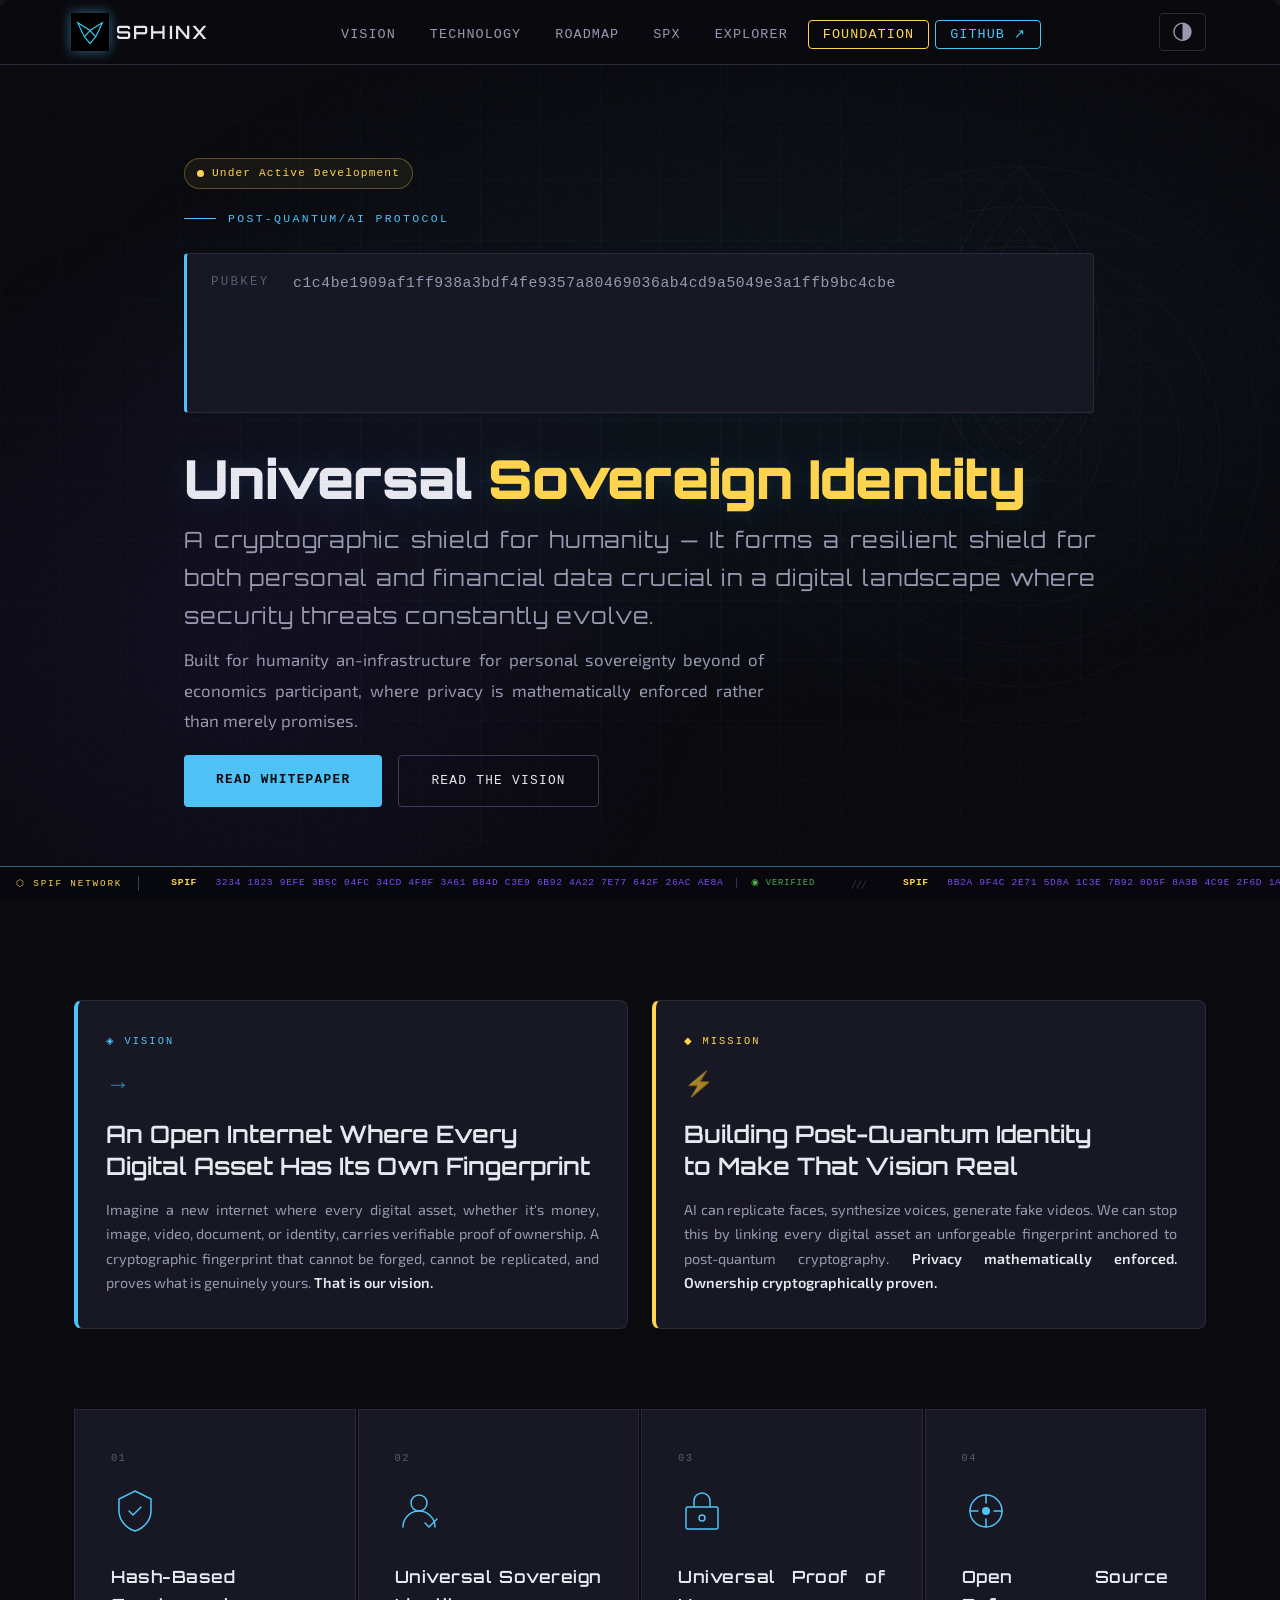
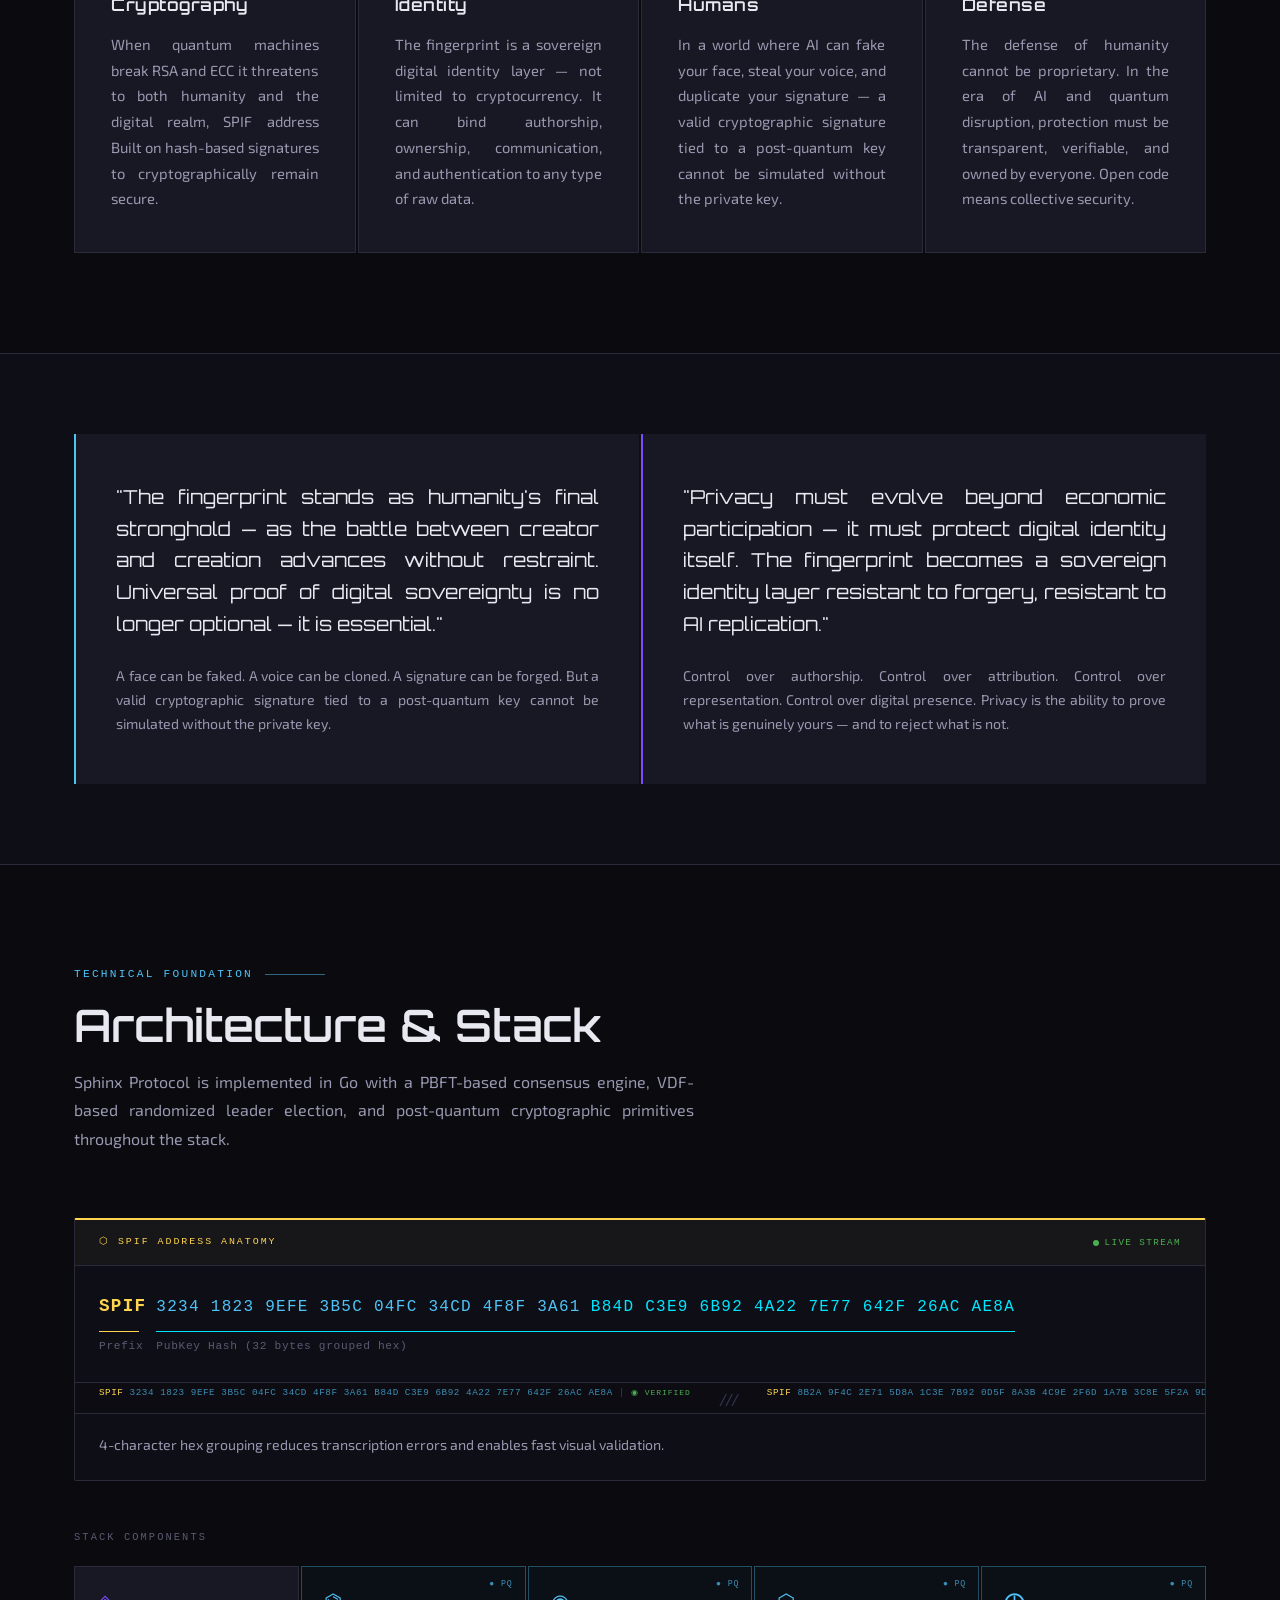
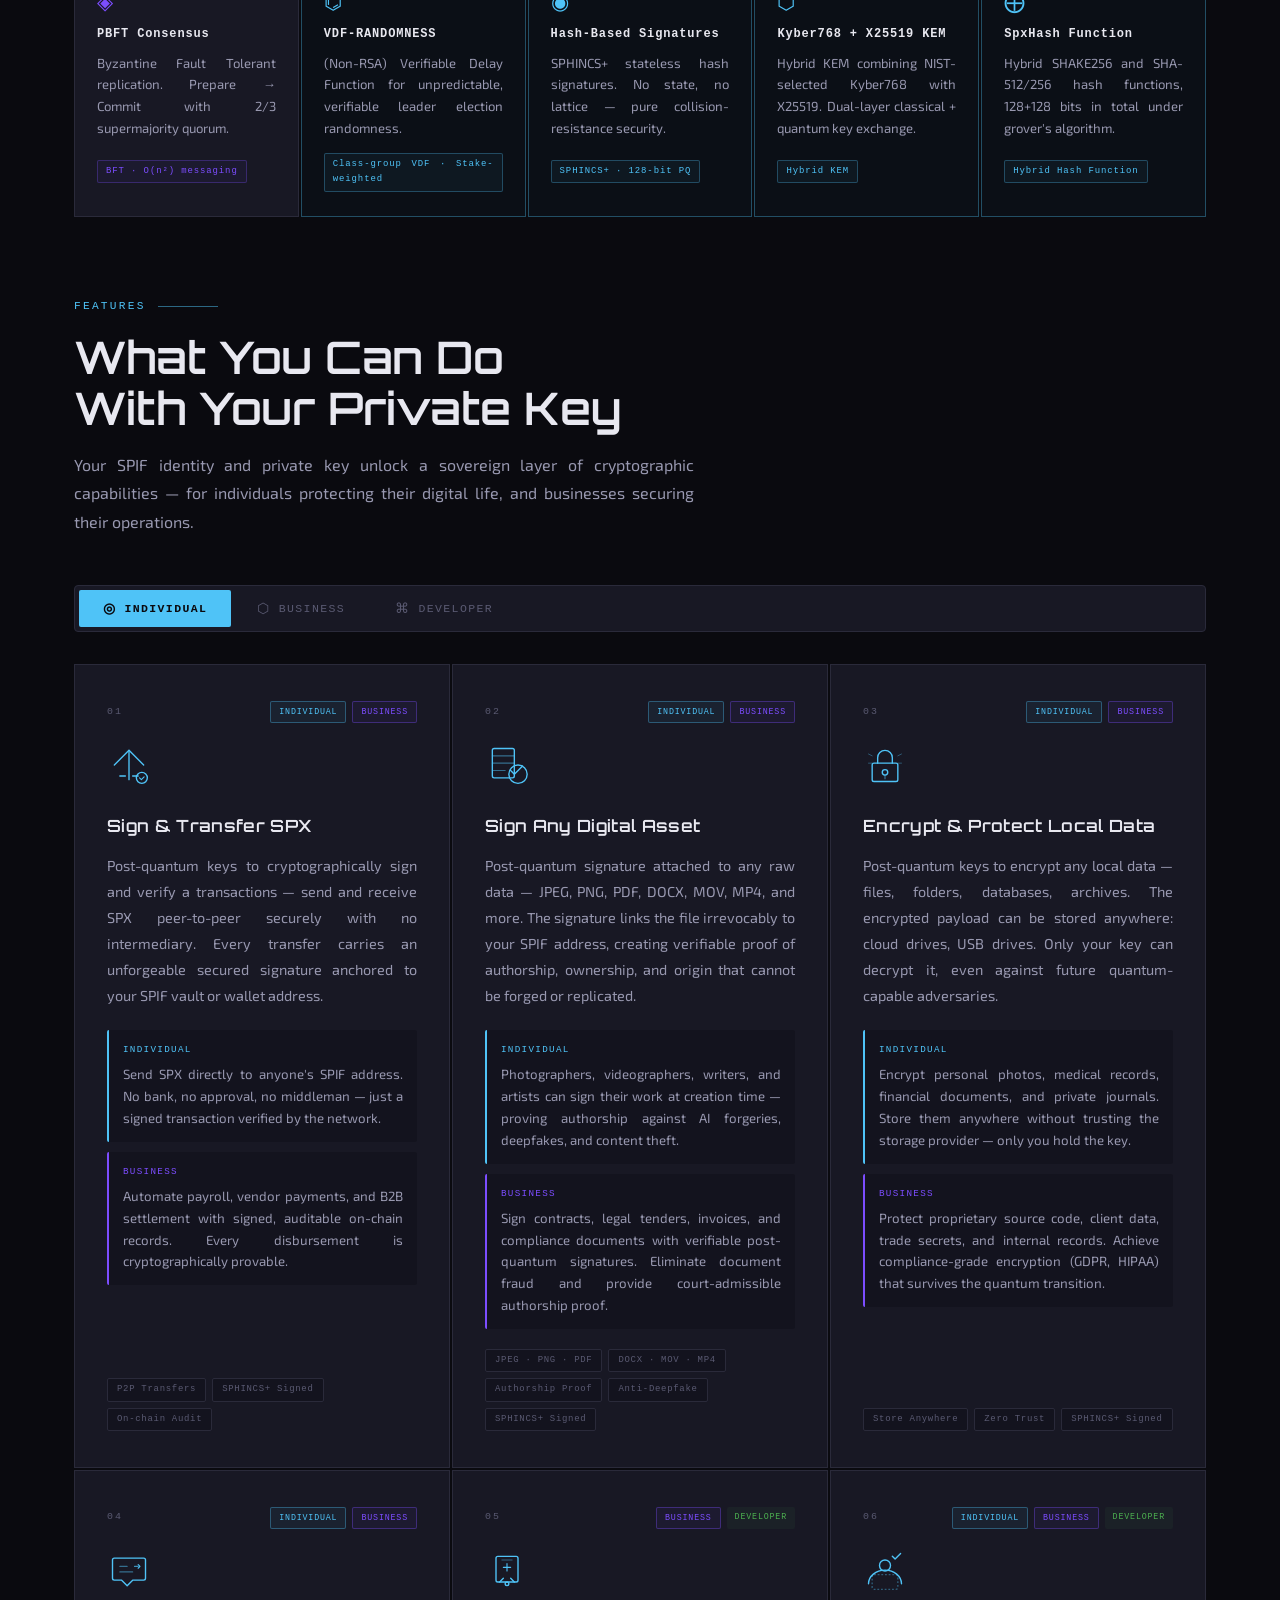
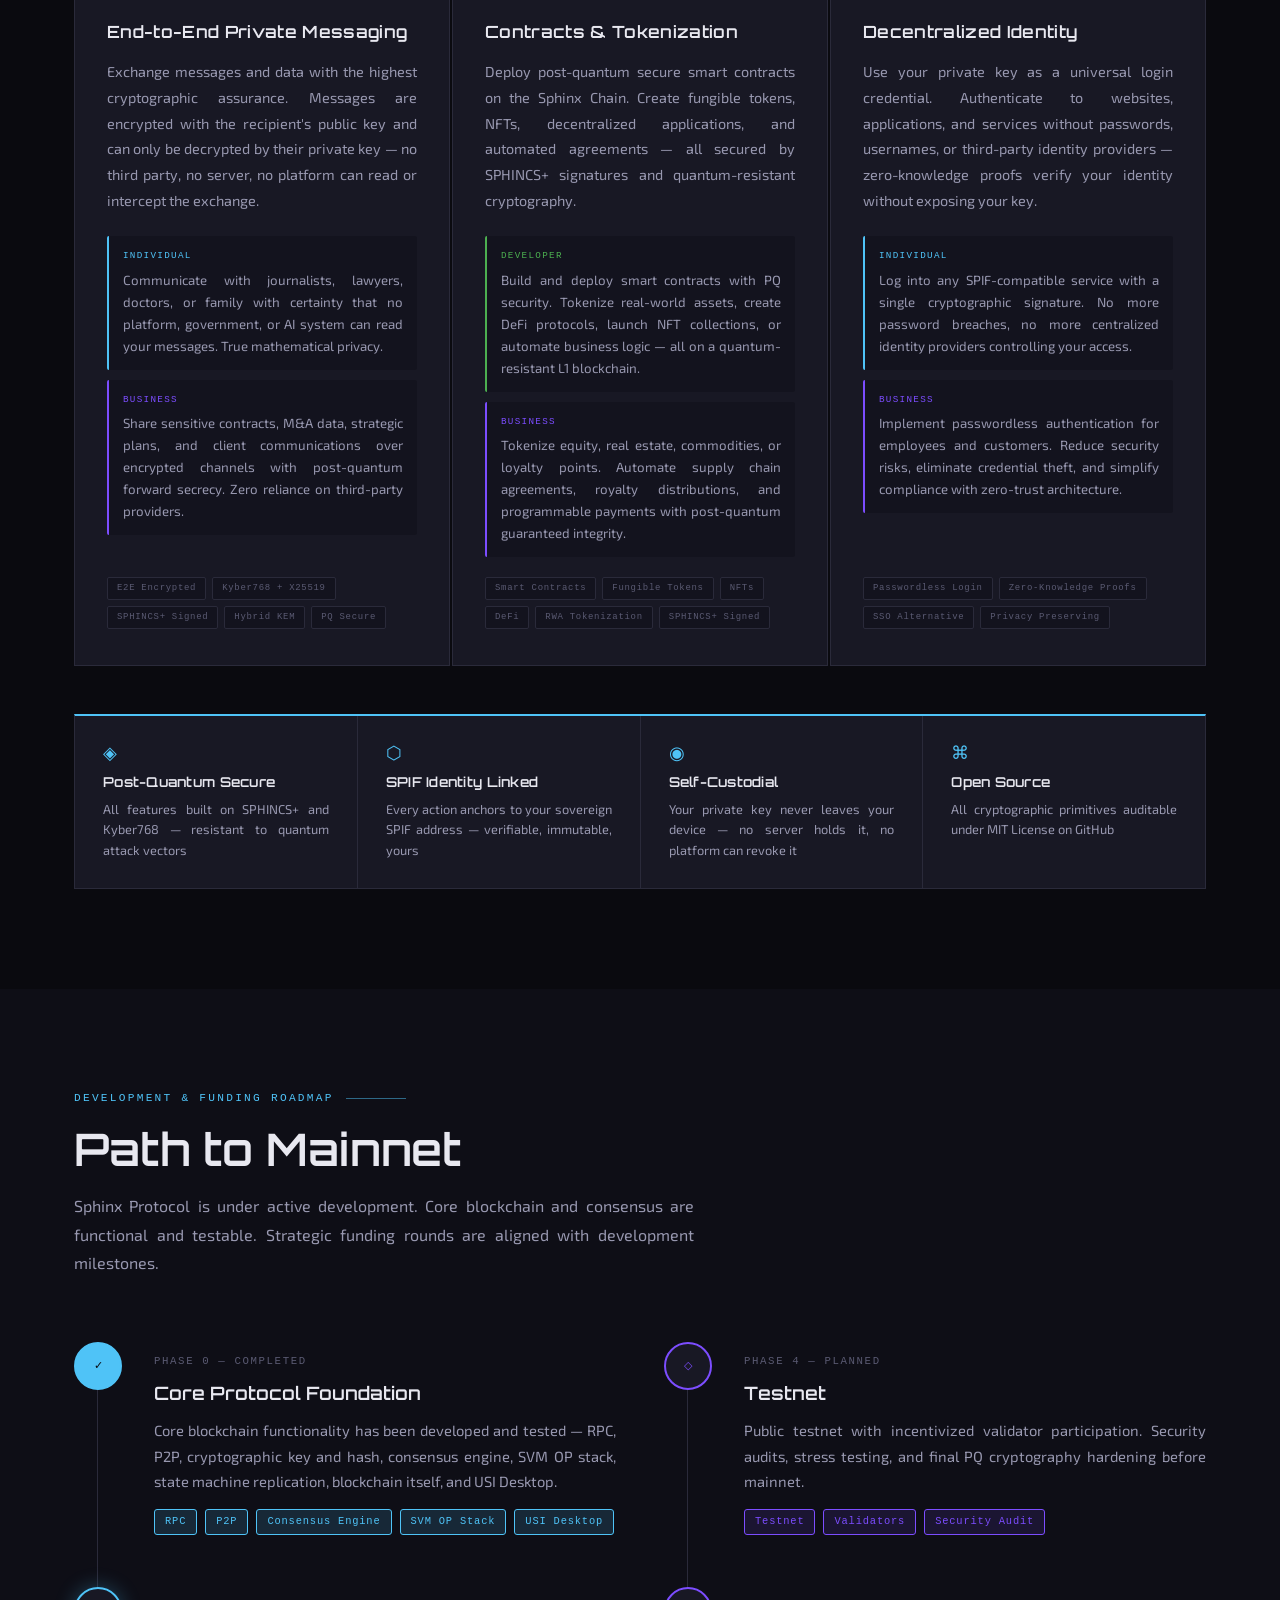
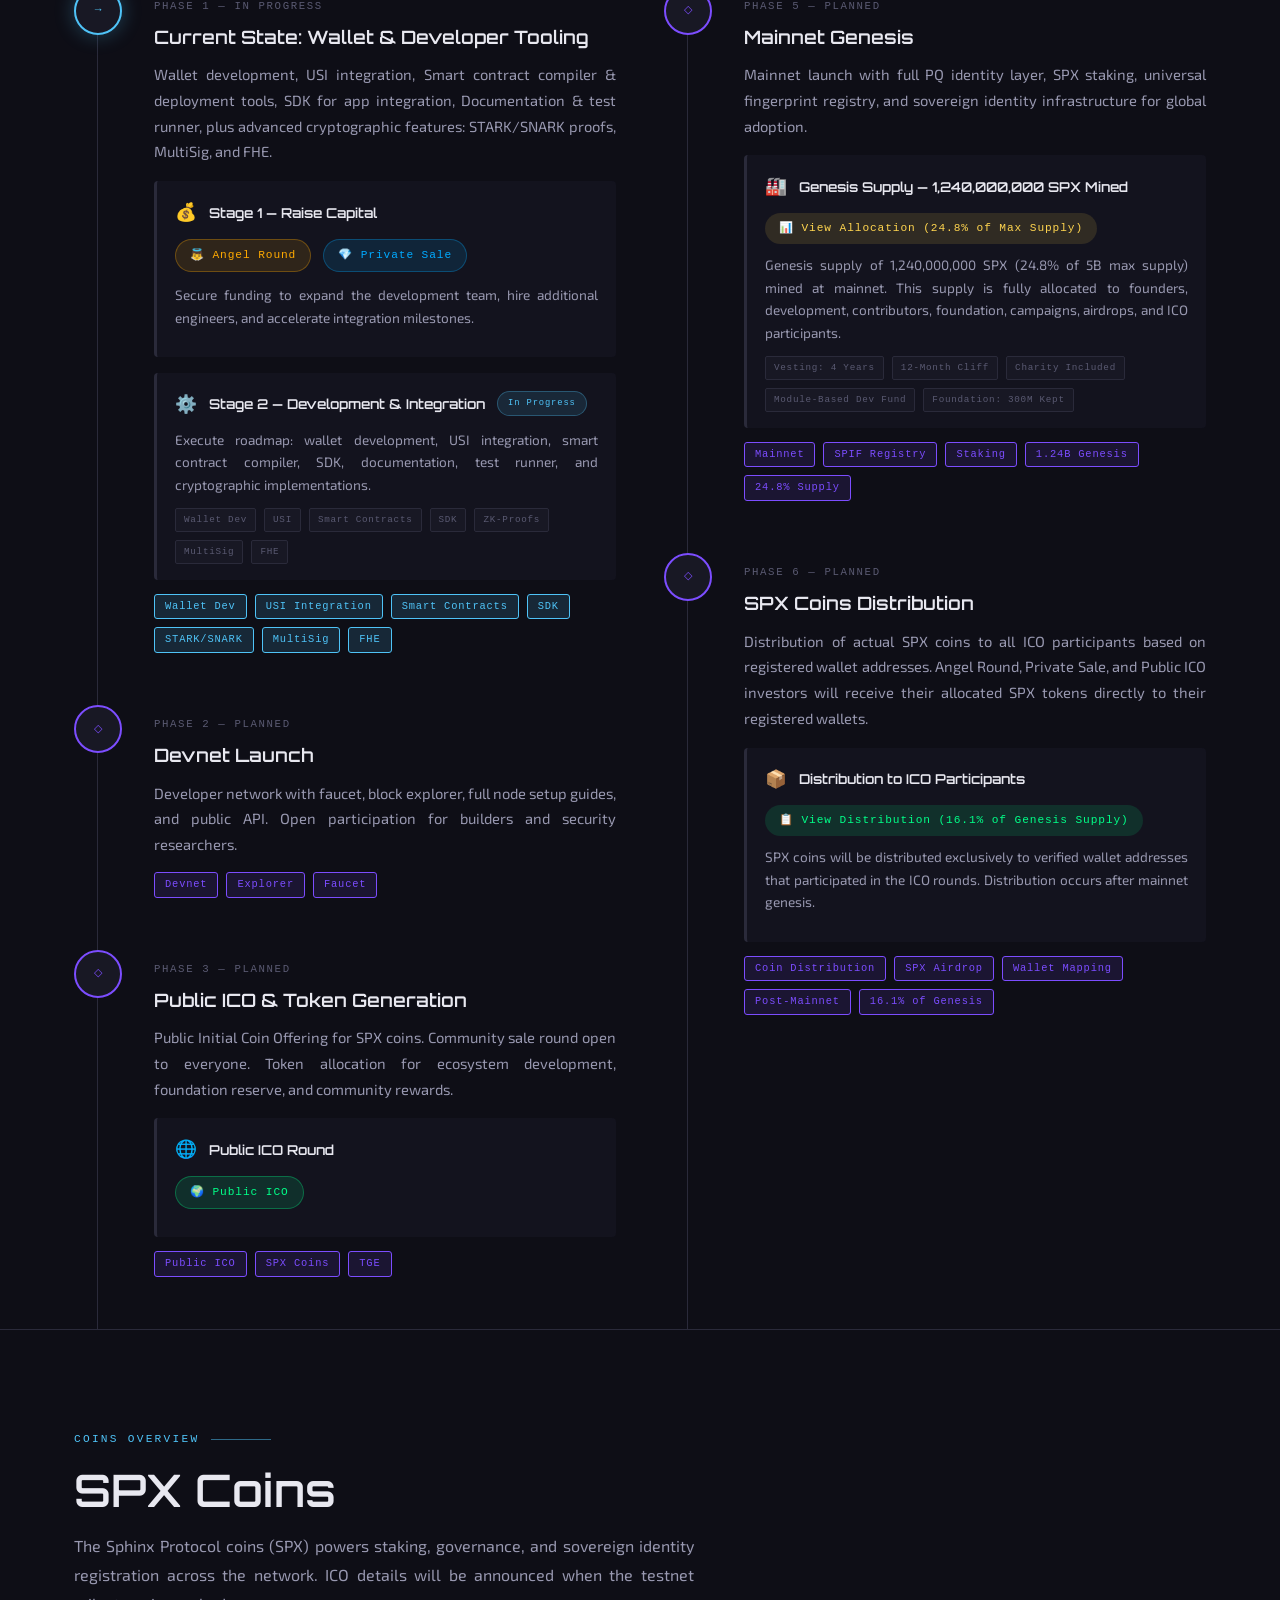
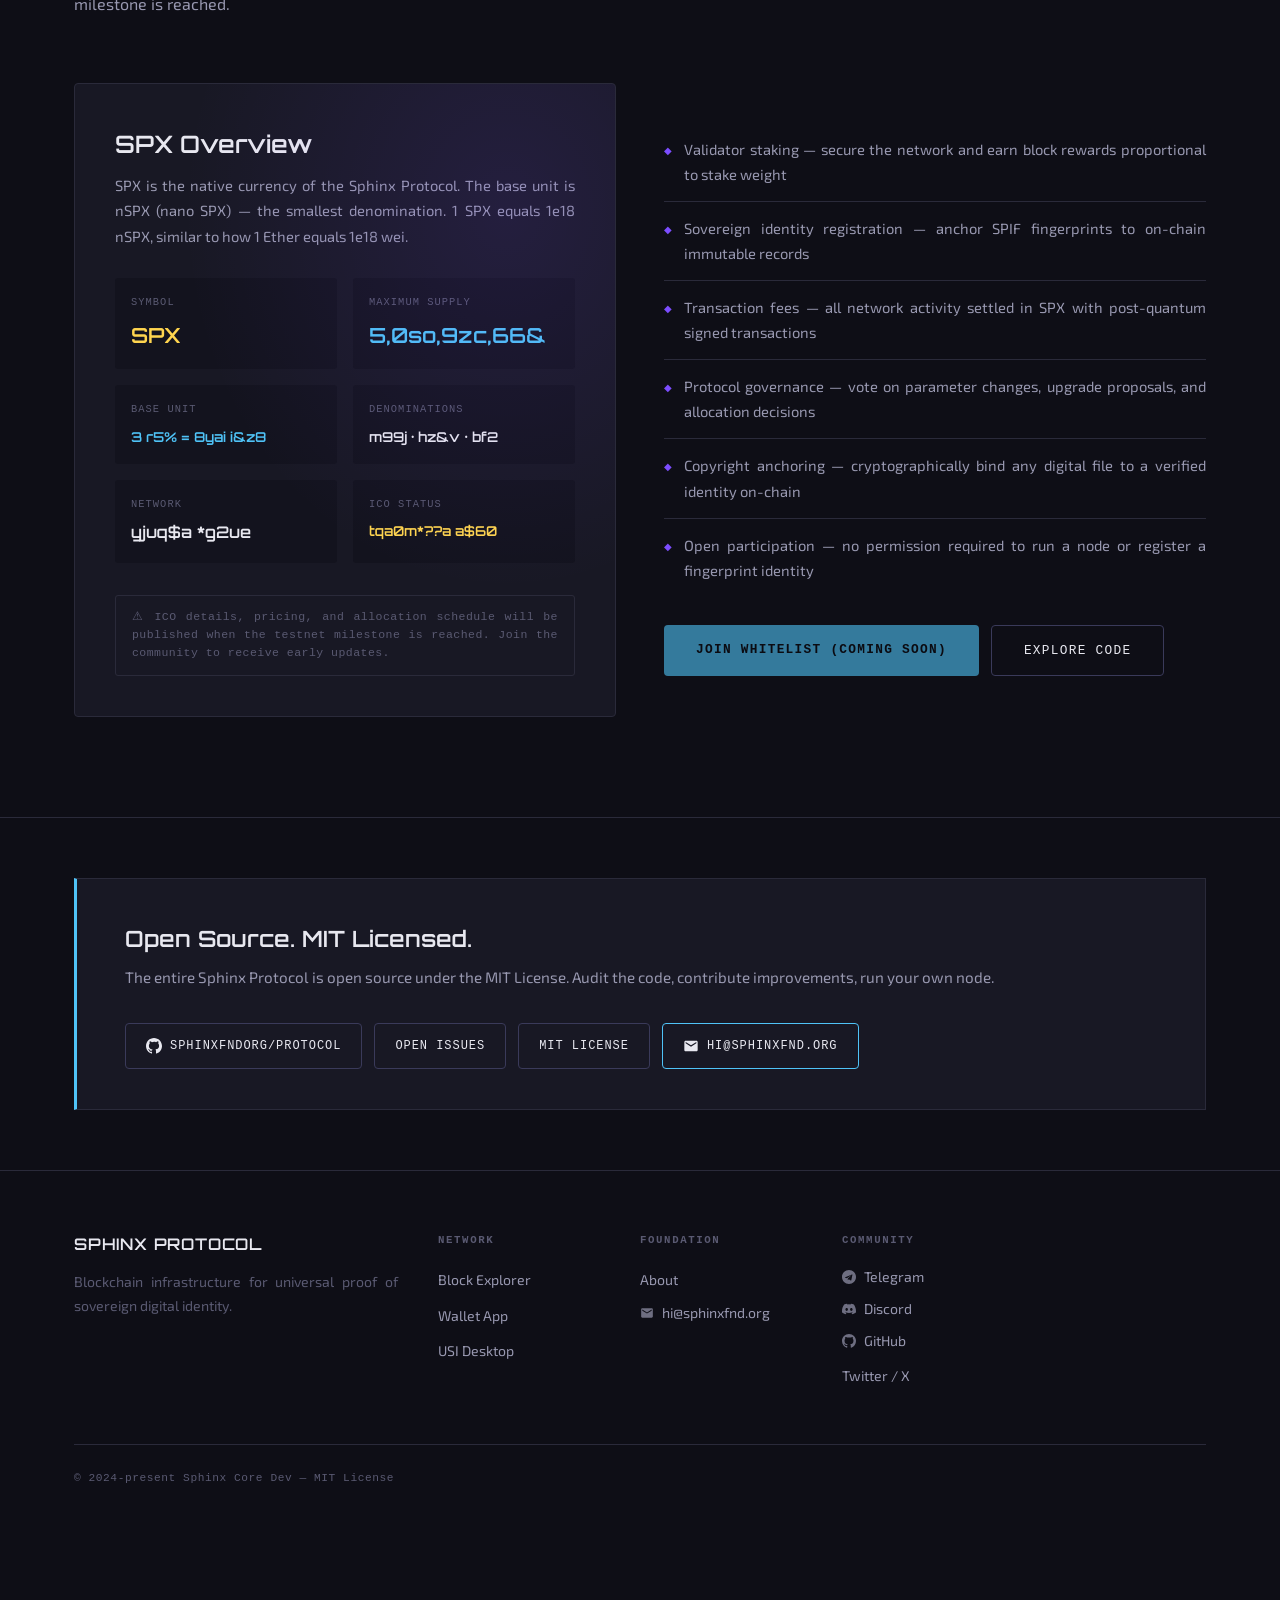
<file: index.html>
<!DOCTYPE html>
<html lang="en" data-theme="dark">
<head>
  <meta charset="UTF-8" />
  <meta name="viewport" content="width=device-width, initial-scale=1.0"/>
  
  <!-- Google tag (gtag.js) - Google Analytics -->
  <script async src="https://www.googletagmanager.com/gtag/js?id=G-T85055GSF0"></script>
  <script>
    window.dataLayer = window.dataLayer || [];
    function gtag(){dataLayer.push(arguments);}
    gtag('js', new Date());
    gtag('config', 'G-T85055GSF0');
  </script>
  
  <!-- Primary Meta Tags -->
  <title>Sphinx Protocol | Post-Quantum/AI Blockchain infrastructure for Universal Sovereign Identity</title>
  <meta name="title" content="Sphinx Protocol - Post-Quantum Blockchain for Universal Sovereign Identity">
  <meta name="description" content="Sphinx is a decentralized technology focused on protecting human's identity in the post-AI and post-Quantum emergency, protecting currency, protecting digital identity forgery, protecting digital copyright, protecting digital artwork, all can be controlled through one vault.">
  <meta name="keywords" content="sphinx, sphinx blockchain, spx coins, spx, sphinx network, sphnx foundation, sphinx chain, usi, universal sovereign identity, post-quantum cryptography, SPHINCS+, Kyber768, PBFT consensus, VDF randomness, hash-based signatures, quantum-resistant blockchain, sovereign digital identity, SPIF address, decentralized identity, passwordless authentication, zero-knowledge proofs, Web3 identity, self-sovereign identity">
  <meta name="author" content="Sphinx Foundation">
  <meta name="robots" content="index,follow,max-image-preview:large,max-snippet:-1,max-video-preview:-1">
  <meta name="googlebot" content="index,follow">
  <meta name="revisit-after" content="7 days">
  <meta name="language" content="English">
  <meta name="distribution" content="global">
  <meta name="rating" content="general">
  
  <!-- Canonical URL -->
  <link rel="canonical" href="https://sphinxfnd.org">
  
  <!-- Hreflang for international -->
  <link rel="alternate" hreflang="en" href="https://sphinxfnd.org">
  <link rel="alternate" hreflang="x-default" href="https://sphinxfnd.org">
  
  <!-- Open Graph / Facebook -->
  <meta property="og:type" content="website">
  <meta property="og:url" content="https://sphinxfnd.org/">
  <meta property="og:title" content="Sphinx Protocol | Post-Quantum/AI Blockchain for Universal Sovereign Identity">
  <meta property="og:description" content="Sphinx is a decentralized technology focused on protecting human's identity in the post-AI and post-Quantum emergency, protecting currency, protecting digital identity forgery, protecting digital copyright, protecting digital artwork, all can be controlled through one vault.">
  <meta property="og:site_name" content="Sphinx Protocol">
  <meta property="og:image" content="https://sphinxfnd.org/images/sphinx-og-image.jpg">
  <meta property="og:image:width" content="1200">
  <meta property="og:image:height" content="630">
  <meta property="og:image:alt" content="Sphinx Protocol - Post-Quantum Blockchain Infrastructure for Universal Sovereign Identity">
  <meta property="og:locale" content="en_US">
  
    <!-- Twitter -->
  <meta name="twitter:card" content="summary_large_image">
  <meta name="twitter:url" content="https://sphinxfnd.org/">
  <meta name="twitter:title" content="Sphinx Protocol | Post-Quantum Blockchain for Universal Sovereign Identity">
  <meta name="twitter:description" content="Sphinx is a decentralized technology focused on protecting human's identity in the post-AI and post-Quantum emergency, protecting currency, protecting digital identity forgery, protecting digital copyright, protecting digital artwork, all can be controlled through one vault.">
  <meta name="twitter:image" content="https://sphinxfnd.org/images/sphinx-og-image.jpg">
  <meta name="twitter:site" content="@sphinxfnd">
  <meta name="twitter:creator" content="@sphinxfnd">
  
  <!-- Schema.org / JSON-LD Structured Data -->
  <script type="application/ld+json">
  {
    "@context": "https://schema.org",
    "@type": "Organization",
    "name": "Sphinx Foundation",
    "alternateName": [
      "SPHNX Foundation",
      "Sphinx Protocol",
      "Sphinx Network",
      "Sphinx Chain",
      "SPX"
    ],
    "url": "https://sphinxfnd.org/",
    "logo": "https://sphinxfnd.org/images/sphinx-logo.png",
    "sameAs": [
      "https://github.com/sphinxfndorg/",
      "https://x.com/sphinxfnd",
      "https://t.me/sphinxprotocol",
      "https://discord.gg/sphinxprotocol"
    ],
    "description": "Sphinx is a decentralized technology focused on protecting human's identity in the post-AI and post-Quantum emergency, protecting currency, protecting digital identity forgery, protecting digital copyright, protecting digital artwork, all can be controlled through one vault.",
    "foundingDate": "2024",
    "founders": [
      {
        "@type": "Person",
        "name": "C. Kusuma",
        "jobTitle": "Inventor & Co-Founder"
      }
    ]
  }
  </script>
  
  <script type="application/ld+json">
  {
    "@context": "https://schema.org",
    "@type": "WebSite",
    "name": "Sphinx Protocol",
    "url": "https://sphinxfnd.org/",
    "description": "Sphinx is a decentralized technology focused on protecting human's identity in the post-AI and post-Quantum emergency, protecting currency, protecting digital identity forgery, protecting digital copyright, protecting digital artwork, all can be controlled through one vault.",
    "potentialAction": {
      "@type": "SearchAction",
      "target": "https://sphinxfnd.org/search?q={search_term_string}",
      "query-input": "required name=search_term_string"
    }
  }
  </script>
  
  <script type="application/ld+json">
  {
    "@context": "https://schema.org",
    "@type": "TechArticle",
    "headline": "Sphinx Protocol - Post-Quantum Blockchain Architecture",
    "description": "A comprehensive post-quantum blockchain protocol for sovereign digital identity",
    "author": {
      "@type": "Organization",
      "name": "Sphinx Foundation"
    },
    "datePublished": "2024",
    "articleSection": "Blockchain Technology",
    "keywords": "post-quantum cryptography, blockchain, digital identity, SPHINCS+, Kyber768"
  }
  </script>
  
  <!-- Security Headers -->
  <meta http-equiv="X-Content-Type-Options" content="nosniff">
  <meta http-equiv="X-Frame-Options" content="DENY">
  <meta http-equiv="X-XSS-Protection" content="1; mode=block">
  <meta name="referrer" content="strict-origin-when-cross-origin">
  
  <!-- Theme Color for Mobile Browsers -->
  <meta name="theme-color" content="#0a0a1a">
  <meta name="msapplication-TileColor" content="#0a0a1a">
  <meta name="msapplication-config" content="/browserconfig.xml">
  
  <!-- Google Search Console Verification -->
  <meta name="google-site-verification" content="XWVqvPVb6himzS0ZVD1UJnEyCXZ2RK2awUJJ7nsSnJ0" />
  
  <!-- Favicon & App Icons -->
  <link rel="icon" type="image/x-icon" href="/assets/favicon.ico">
  <link rel="shortcut icon" type="image/x-icon" href="/assets/favicon.ico">
  <link rel="icon" type="image/png" href="/assets/favicon.png">
  <link rel="apple-touch-icon" href="/assets/favicon.png">
  <link rel="manifest" href="/site.webmanifest">
  
  <!-- DNS Prefetch for Performance -->
  <link rel="dns-prefetch" href="https://fonts.googleapis.com">
  <link rel="dns-prefetch" href="https://fonts.gstatic.com">
  <link rel="dns-prefetch" href="https://github.com">
  <link rel="preconnect" href="https://fonts.googleapis.com">
  <link rel="preconnect" href="https://fonts.gstatic.com" crossorigin>

  <!-- Add inline critical CSS in <head> to constrain the logo immediately. -->
  <style>
    .sphinx-logo-img { width: 38px !important; height: 38px !important; max-width: 38px; max-height: 38px; }
    .logo-mark { width: 32px; height: 32px; }
  </style>
  
  <!-- OPTIMIZED: Preload Critical Assets with async loading -->
   <!-- Core Stylesheet -->
  <link rel="stylesheet" href="css/styles.css">
  
  <link rel="preload" href="js/main.js" as="script">
  
    <!-- Fonts -->
  <link href="https://fonts.googleapis.com/css2?family=Orbitron:wght@400;600;700;900&family=Exo+2:wght@300;400;500;600&display=swap" rel="stylesheet">
  
  <!-- OPTIMIZED: Hide the body until CSS loads. -->
  <style>body { visibility: hidden; }</style>
  <script>
    document.addEventListener('DOMContentLoaded', function() {
      document.body.style.visibility = 'visible';
    });
  </script>
</head>

<body>
<canvas id="quantum-canvas"></canvas>

<!-- ──────────────────────────────────────── NAV -->
<nav id="navbar">
  <div class="nav-inner">
    <a href="#" class="nav-logo" style="text-decoration:none">
      <div class="logo-mark">
        <img src="[data-uri]" class="sphinx-logo-img" alt="Sphinx Logo" width="38" height="38">
      </div>
      SPHINX
    </a>
    <ul class="nav-links">
      <li><a href="#vision">Vision</a></li>
      <li><a href="#technology">Technology</a></li>
      <li><a href="#roadmap">Roadmap</a></li>
      <li><a href="#ico">SPX</a></li>
      <li><a href="https://blocks.sphinxfnd.org" target="_blank" rel="noopener">EXPLORER</a></li>
      <li><a href="https://foundation.sphinxfnd.org" target="_blank" class="btn-nav btn-foundation">Foundation</a></li>
      <li><a href="https://github.com/sphinxfndorg/" target="_blank" class="btn-nav">GitHub ↗</a></li>
    </ul>
    <div class="nav-right">
      <button class="theme-toggle" id="themeToggle" title="Toggle theme">◑</button>
      <button class="hamburger" id="hamburger" aria-label="Menu">
        <svg width="18" height="18" viewBox="0 0 18 18" fill="none">
          <line x1="0" y1="4" x2="18" y2="4" stroke="currentColor" stroke-width="1.5"/>
          <line x1="0" y1="9" x2="18" y2="9" stroke="currentColor" stroke-width="1.5"/>
          <line x1="0" y1="14" x2="18" y2="14" stroke="currentColor" stroke-width="1.5"/>
        </svg>
      </button>
    </div>
    <div class="mobile-menu" id="mobileMenu">
      <a href="#vision">Vision</a>
      <a href="#technology">Technology</a>
      <a href="#roadmap">Roadmap</a>
      <a href="#ico">ICO</a>
      <a href="https://blocks.sphinxfnd.org" target="_blank" rel="noopener">EXPLORER</a>
      <a href="https://foundation.sphinxfnd.org" target="_blank" class="btn-nav">Foundation</a>
      <a href="https://github.com/sphinxfndorg/" target="_blank" class="btn-nav">GitHub ↗</a>
    </div>
    <div class="mobile-menu" id="mobileMenu">
      <a href="#vision">Vision</a>
      <a href="#technology">Technology</a>
      <a href="#roadmap">Roadmap</a>
      <a href="#ico">ICO</a>
      <a href="https://blocks.sphinxfnd.org" target="_blank" rel="noopener">EXPLORER</a>
      <a href="https://foundation.sphinxfnd.org" target="_blank">Foundation</a>
      <a href="https://github.com/sphinxfndorg/" target="_blank">GitHub ↗</a>
    </div>
</nav>

<!-- ──────────────────────────────────────── HERO -->
<section class="hero">
  <div class="hero-bg"></div>
  <div class="hero-grid"></div>
  <div class="container">
    <div class="hero-content">
      <div class="status-badge">
        <span class="status-dot"></span>
        Under Active Development
      </div>
      <div class="hero-eyebrow">Post-Quantum/AI Protocol</div>
      <!-- SPIF encoding animation -->
      <div class="fp-display" id="spifEncodeBlock">
        <div class="fp-encode-row" id="fpEncodeRow">
          <div class="fp-pubkey-line">
            <span class="fp-encode-label">PUBKEY</span>
            <span class="fp-pubkey-val" id="fpPubkeyVal">9e4c77bd1d3ecf6086d4b6e149951d8e9a4971ba1537c56b8ad9b8ee59840f9</span>
          </div>
          <div class="fp-arrow-line" id="fpArrowLine">
            <span class="fp-arrow-anim" id="fpArrowAnim">▶▶▶ ENCODING ▶▶▶</span>
          </div>
          <div class="fp-pubkey-line">
            <span class="fp-encode-label fp-spif-label" id="fpSpifLabel">SPIF</span>
            <span class="fp-pubkey-val fp-spif-val" id="fpSpifOut"></span>
          </div>
        </div>
      </div>

      <h1 class="hero-title" data-text="Universal Sovereign Identity">
        Universal <span class="gold-word">Sovereign</span> <span class="gold-word">Identity</span>
      </h1>
      <p class="hero-subtitle">A cryptographic shield for humanity — It forms a resilient shield for both personal and financial data crucial in a digital landscape where security threats constantly evolve.</p>
      <p class="hero-desc">
        Built for humanity an-infrastructure for personal sovereignty beyond of economics participant, where privacy is mathematically enforced rather than merely promises.
      </p>

      <div class="hero-ctas">
        <a href="https://whitepaper.sphinxfnd.org" target="_blank" rel="noopener" class="btn-primary">Read Whitepaper</a>
        <a href="#vision" class="btn-secondary">Read the Vision</a>
      </div>
    </div>
  </div>
  <div class="hero-fingerprint">
    <svg viewBox="0 0 600 600" fill="none" xmlns="http://www.w3.org/2000/svg">
      <circle cx="300" cy="300" r="280" stroke="currentColor" stroke-width="0.5"/>
      <circle cx="300" cy="300" r="240" stroke="currentColor" stroke-width="0.5"/>
      <circle cx="300" cy="300" r="200" stroke="currentColor" stroke-width="0.5"/>
      <circle cx="300" cy="300" r="160" stroke="currentColor" stroke-width="0.5"/>
      <circle cx="300" cy="300" r="120" stroke="currentColor" stroke-width="0.5"/>
      <circle cx="300" cy="300" r="80" stroke="currentColor" stroke-width="0.5"/>
      <circle cx="300" cy="300" r="40" stroke="currentColor" stroke-width="0.5"/>
      <!-- Fingerprint ridge lines approximation -->
      <path d="M300 20 Q380 100 380 200 Q380 300 300 340 Q220 300 220 200 Q220 100 300 20" stroke="currentColor" stroke-width="0.8" fill="none"/>
      <path d="M300 50 Q360 120 360 200 Q360 280 300 320 Q240 280 240 200 Q240 120 300 50" stroke="currentColor" stroke-width="0.8" fill="none"/>
      <path d="M300 80 Q348 140 348 200 Q348 262 300 298 Q252 262 252 200 Q252 140 300 80" stroke="currentColor" stroke-width="0.8" fill="none"/>
    </svg>
  </div>
</section>

<!-- ──────────────────────────────────────── VISION & MISSION -->
<section class="section" id="vision">
  <div class="container">
    <div class="vision-mission-grid">
      <!-- Vision Card -->
      <div class="vm-card reveal vision-card">
        <div class="vm-eyebrow">◈ VISION</div>
        <div class="vm-arrow">→</div>
        <div class="vm-title">An Open Internet Where Every<br>Digital Asset Has Its Own Fingerprint</div>
        <p class="vm-desc">Imagine a new internet where every digital asset, whether it's money, image, video, document, or identity, carries verifiable proof of ownership. A cryptographic fingerprint that cannot be forged, cannot be replicated, and proves what is genuinely yours. <strong>That is our vision.</strong></p>
      </div>
      
      <!-- Mission Card -->
      <div class="vm-card reveal mission-card">
        <div class="vm-eyebrow">◆ MISSION</div>
        <div class="vm-arrow">⚡</div>
        <div class="vm-title">Building Post-Quantum Identity<br>to Make That Vision Real</div>
        <p class="vm-desc">AI can replicate faces, synthesize voices, generate fake videos. We can stop this by linking every digital asset an unforgeable fingerprint anchored to post-quantum cryptography. <strong>Privacy mathematically enforced. Ownership cryptographically proven.</strong></p>
      </div>
    </div>

    <div class="pillars-grid">
      <div class="pillar reveal">
        <div class="pillar-num">01</div>
        <svg class="pillar-icon" viewBox="0 0 48 48" fill="none">
          <path d="M24 4L40 12V24C40 32.836 33.312 41.056 24 44C14.688 41.056 8 32.836 8 24V12L24 4Z" stroke="currentColor" stroke-width="1.5"/>
          <path d="M18 24L22 28L30 20" stroke="currentColor" stroke-width="1.5" stroke-linecap="round"/>
        </svg>
        <div class="pillar-title">Hash-Based Cryptography</div>
        <p class="pillar-text">When quantum machines break RSA and ECC it threatens to both humanity and the digital realm, SPIF address Built on hash-based signatures to cryptographically remain secure.</p>
      </div>
      <div class="pillar reveal">
        <div class="pillar-num">02</div>
        <svg class="pillar-icon" viewBox="0 0 48 48" fill="none">
          <circle cx="24" cy="16" r="8" stroke="currentColor" stroke-width="1.5"/>
          <path d="M8 40C8 31.163 15.163 24 24 24C32.837 24 40 31.163 40 40" stroke="currentColor" stroke-width="1.5" stroke-linecap="round"/>
          <path d="M30 36L34 40L42 32" stroke="currentColor" stroke-width="1.5" stroke-linecap="round"/>
        </svg>
        <div class="pillar-title">Universal Sovereign Identity</div>
        <p class="pillar-text">The fingerprint is a sovereign digital identity layer — not limited to cryptocurrency. It can bind authorship, ownership, communication, and authentication to any type of raw data.</p>
      </div>
      <div class="pillar reveal">
        <div class="pillar-num">03</div>
        <svg class="pillar-icon" viewBox="0 0 48 48" fill="none">
          <rect x="8" y="20" width="32" height="22" rx="2" stroke="currentColor" stroke-width="1.5"/>
          <path d="M16 20V14C16 9.582 19.582 6 24 6C28.418 6 32 9.582 32 14V20" stroke="currentColor" stroke-width="1.5"/>
          <circle cx="24" cy="31" r="3" stroke="currentColor" stroke-width="1.5"/>
        </svg>
        <div class="pillar-title">Universal Proof of Humans</div>
        <p class="pillar-text">In a world where AI can fake your face, steal your voice, and duplicate your signature — a valid cryptographic signature tied to a post-quantum key cannot be simulated without the private key.</p>
      </div>
      <div class="pillar reveal">
        <div class="pillar-num">04</div>
        <svg class="pillar-icon" viewBox="0 0 48 48" fill="none">
          <circle cx="24" cy="24" r="16" stroke="currentColor" stroke-width="1.5"/>
          <path d="M24 8V16M24 32V40M8 24H16M32 24H40" stroke="currentColor" stroke-width="1.5" stroke-linecap="round"/>
          <circle cx="24" cy="24" r="4" fill="currentColor"/>
        </svg>
        <div class="pillar-title">Open Source Defense</div>
        <p class="pillar-text">The defense of humanity cannot be proprietary. In the era of AI and quantum disruption, protection must be transparent, verifiable, and owned by everyone. Open code means collective security.</p>
      </div>
    </div>
  </div>
</section>

<!-- ──────────────────────────────────────── QUOTES -->
<div class="quote-section">
  <div class="container">
    <div class="quote-grid">
      <div class="quote-card reveal">
        <p class="quote-text">"The fingerprint stands as humanity's final stronghold — as the battle between creator and creation advances without restraint. Universal proof of digital sovereignty is no longer optional — it is essential."</p>
        <p class="quote-sub">A face can be faked. A voice can be cloned. A signature can be forged. But a valid cryptographic signature tied to a post-quantum key cannot be simulated without the private key.</p>
      </div>
      <div class="quote-card reveal">
        <p class="quote-text">"Privacy must evolve beyond economic participation — it must protect digital identity itself. The fingerprint becomes a sovereign identity layer resistant to forgery, resistant to AI replication."</p>
        <p class="quote-sub">Control over authorship. Control over attribution. Control over representation. Control over digital presence. Privacy is the ability to prove what is genuinely yours — and to reject what is not.</p>
      </div>
    </div>
  </div>
</div>

<!-- ──────────────────────────────────────── TECHNOLOGY -->
<section class="section" id="technology">
  <div class="container">
    <div class="sec-header reveal">
      <div class="sec-eyebrow">Technical Foundation</div>
      <h2 class="sec-title">Architecture &amp; Stack</h2>
      <p class="sec-desc">Sphinx Protocol is implemented in Go with a PBFT-based consensus engine, VDF-based randomized leader election, and post-quantum cryptographic primitives throughout the stack.</p>
    </div>
    <!-- ── SPIF ADDRESS ANATOMY (animated ticker) ── -->
    <div class="spif-anatomy-wrap reveal" style="margin-top: 56px;">
      <div class="spif-anatomy-header">
        <span class="spif-anatomy-eyebrow">⬡ SPIF ADDRESS ANATOMY</span>
        <span class="spif-anatomy-live"><span class="spif-live-dot"></span>LIVE STREAM</span>
      </div>

      <!-- Animated address display -->
      <div class="spif-anatomy-display">
        <div class="spif-anatomy-address" id="spifAnatomyAddr">
          <span class="sa-prefix">SPIF</span>
          <span class="sa-seg sa-seg1" id="saSeg1">3234 1823 9EFE 3B5C 04FC 34CD 4F8F 3A61</span>
          <span class="sa-seg sa-seg2" id="saSeg2">B84D C3E9 6B92 4A22 7E77 642F 26AC AE8A</span>
        </div>

        <!-- Segment labels below -->
        <div class="spif-anatomy-labels">
          <div class="sa-label sa-label-prefix">
            <div class="sa-label-line"></div>
            <div class="sa-label-text">Prefix</span></div>
          </div>
          <div class="sa-label sa-label-end">
            <div class="sa-label-line"></div>
            <div class="sa-label-text">PubKey Hash (32 bytes grouped hex)</div>
          </div>
        </div>
      </div>

      <!-- Rolling ticker of many addresses -->
      <div class="spif-inner-ticker">
        <div class="spif-inner-ticker-track" id="spifInnerTicker">
          <!-- filled by JS -->
        </div>
      </div>

      <!-- Description -->
      <div class="spif-anatomy-desc">
        4-character hex grouping reduces transcription errors and enables fast visual validation.
      </div>
    </div>

    <!-- ── STACK COMPONENT BOXES ── -->
    <div class="stack-boxes-wrap reveal" style="margin-top: 48px;">
      <div class="stack-boxes-title">Stack Components</div>
      <div class="stack-boxes-grid">
        <div class="stack-box">
          <div class="stack-box-icon">◈</div>
          <div class="stack-box-name">PBFT Consensus</div>
          <div class="stack-box-desc">Byzantine Fault Tolerant replication. Prepare → Commit with 2/3 supermajority quorum.</div>
          <div class="stack-box-tag">BFT · O(n²) messaging</div>
        </div>
        
        <div class="stack-box stack-box--highlight">
          <div class="stack-box-icon">⌬</div>
          <div class="stack-box-name">VDF-RANDOMNESS</div>
          <div class="stack-box-desc">(Non-RSA) Verifiable Delay Function for unpredictable, verifiable leader election randomness.</div>
          <div class="stack-box-tag">Class-group VDF · Stake-weighted</div>
        </div>

        <div class="stack-box stack-box--highlight">
          <div class="stack-box-icon">◉</div>
          <div class="stack-box-name">Hash-Based Signatures</div>
          <div class="stack-box-desc">SPHINCS+ stateless hash signatures. No state, no lattice — pure collision-resistance security.</div>
          <div class="stack-box-tag">SPHINCS+ · 128-bit PQ</div>
        </div>

        <div class="stack-box stack-box--highlight">
          <div class="stack-box-icon">⬡</div>
          <div class="stack-box-name">Kyber768 + X25519 KEM</div>
          <div class="stack-box-desc">Hybrid KEM combining NIST-selected Kyber768 with X25519. Dual-layer classical + quantum key exchange.</div>
          <div class="stack-box-tag">Hybrid KEM</div>
        </div>

        <div class="stack-box stack-box--highlight">
          <div class="stack-box-icon">⨁</div>
          <div class="stack-box-name">SpxHash Function</div>
          <div class="stack-box-desc">Hybrid SHAKE256 and SHA-512/256 hash functions, 128+128 bits in total under grover's algorithm.</div>
          <div class="stack-box-tag">Hybrid Hash Function</div>
        </div>

      </div>
    </div>


<!-- ── FEATURES ─────────────────────────────────────────────── -->
<div class="features-wrap" style="margin-top: 80px;">

  <!-- Section header -->
  <div class="sec-header reveal" style="margin-bottom: 48px;">
    <div class="sec-eyebrow">Features</div>
    <h2 class="sec-title">What You Can Do<br>With Your Private Key</h2>
    <p class="sec-desc">
      Your SPIF identity and private key unlock a sovereign layer of cryptographic capabilities — for individuals protecting their digital life, and businesses securing their operations.
    </p>
  </div>

  <!-- Audience toggle -->
  <div class="feat-tabs reveal" id="featTabs">
    <button class="feat-tab active" data-tab="individual">
      <span class="feat-tab-icon">◎</span> Individual
    </button>
    <button class="feat-tab" data-tab="business">
      <span class="feat-tab-icon">⬡</span> Business
    </button>
    <button class="feat-tab" data-tab="developer">
      <span class="feat-tab-icon">⌘</span> Developer
    </button>
  </div>

  <!-- Feature cards grid -->
  <div class="feat-grid" id="featGrid">

    <!-- ── FEATURE 01: Sign Transactions ─────────────────────── -->
    <div class="feat-card reveal" data-num="01" data-categories="individual business">
      <div class="feat-card-head">
        <span class="feat-num">01</span>
        <div class="feat-badge-row">
          <span class="feat-badge feat-badge--ind">Individual</span>
          <span class="feat-badge feat-badge--biz">Business</span>
        </div>
      </div>
      <div class="feat-icon-wrap">
        <svg class="feat-icon" viewBox="0 0 48 48" fill="none" xmlns="http://www.w3.org/2000/svg">
          <path d="M8 24L24 8L40 24" stroke="currentColor" stroke-width="1.5" stroke-linecap="round" stroke-linejoin="round"/>
          <path d="M24 8V40" stroke="currentColor" stroke-width="1.5" stroke-linecap="round"/>
          <path d="M14 36h6M28 36h6" stroke="currentColor" stroke-width="1.5" stroke-linecap="round"/>
          <circle cx="38" cy="38" r="6" stroke="currentColor" stroke-width="1.5"/>
          <path d="M35.5 38l2 2 3-3" stroke="currentColor" stroke-width="1.2" stroke-linecap="round" stroke-linejoin="round"/>s
        </svg>
      </div>
      <h3 class="feat-title">Sign &amp; Transfer SPX</h3>
      <p class="feat-body">
        Post-quantum keys to cryptographically sign and verify a transactions — send and receive SPX peer-to-peer securely with no intermediary. Every transfer carries an unforgeable secured signature anchored to your SPIF vault or wallet address.
      </p>
      <div class="feat-use-cases">
        <div class="feat-use-case feat-use-case--ind">
          <span class="feat-use-label">Individual</span>
          <span class="feat-use-text">Send SPX directly to anyone's SPIF address. No bank, no approval, no middleman — just a signed transaction verified by the network.</span>
        </div>
        <div class="feat-use-case feat-use-case--biz">
          <span class="feat-use-label">Business</span>
          <span class="feat-use-text">Automate payroll, vendor payments, and B2B settlement with signed, auditable on-chain records. Every disbursement is cryptographically provable.</span>
        </div>
      </div>
      <div class="feat-tags">
        <span class="feat-tag">P2P Transfers</span>
        <span class="feat-tag">SPHINCS+ Signed</span>
        <span class="feat-tag">On-chain Audit</span>
      </div>
    </div>

    <!-- ── FEATURE 02: Sign Raw Data / Digital Assets ────────── -->
    <div class="feat-card reveal" data-num="02" data-categories="individual business">
      <div class="feat-card-head">
        <span class="feat-num">02</span>
        <div class="feat-badge-row">
          <span class="feat-badge feat-badge--ind">Individual</span>
          <span class="feat-badge feat-badge--biz">Business</span>
        </div>
      </div>
      <div class="feat-icon-wrap">
        <svg class="feat-icon" viewBox="0 0 48 48" fill="none" xmlns="http://www.w3.org/2000/svg">
          <rect x="8" y="6" width="24" height="32" rx="2" stroke="currentColor" stroke-width="1.5"/>
          <path d="M8 14h24M8 22h24M8 30h14" stroke="currentColor" stroke-width="1.2" stroke-linecap="round" opacity="0.5"/>
          <path d="M28 30l4 4 9-9" stroke="currentColor" stroke-width="1.5" stroke-linecap="round" stroke-linejoin="round"/>
          <circle cx="36" cy="34" r="10" stroke="currentColor" stroke-width="1.5"/>
        </svg>
      </div>
      <h3 class="feat-title">Sign Any Digital Asset</h3>
      <p class="feat-body">
        Post-quantum signature attached to any raw data — JPEG, PNG, PDF, DOCX, MOV, MP4, and more. The signature links the file irrevocably to your SPIF address, creating verifiable proof of authorship, ownership, and origin that cannot be forged or replicated.
      </p>
      <div class="feat-use-cases">
        <div class="feat-use-case feat-use-case--ind">
          <span class="feat-use-label">Individual</span>
          <span class="feat-use-text">Photographers, videographers, writers, and artists can sign their work at creation time — proving authorship against AI forgeries, deepfakes, and content theft.</span>
        </div>
        <div class="feat-use-case feat-use-case--biz">
          <span class="feat-use-label">Business</span>
          <span class="feat-use-text">Sign contracts, legal tenders, invoices, and compliance documents with verifiable post-quantum signatures. Eliminate document fraud and provide court-admissible authorship proof.</span>
        </div>
      </div>
      <div class="feat-tags">
        <span class="feat-tag">JPEG · PNG · PDF</span>
        <span class="feat-tag">DOCX · MOV · MP4</span>
        <span class="feat-tag">Authorship Proof</span>
        <span class="feat-tag">Anti-Deepfake</span>
        <span class="feat-tag">SPHINCS+ Signed</span>
      </div>
    </div>

    <!-- ── FEATURE 03: Encrypt &amp; Protect Digital Assets ────── -->
    <div class="feat-card reveal" data-num="03" data-categories="individual business">
      <div class="feat-card-head">
        <span class="feat-num">03</span>
        <div class="feat-badge-row">
          <span class="feat-badge feat-badge--ind">Individual</span>
          <span class="feat-badge feat-badge--biz">Business</span>
        </div>
      </div>
      <div class="feat-icon-wrap">
        <svg class="feat-icon" viewBox="0 0 48 48" fill="none" xmlns="http://www.w3.org/2000/svg">
          <rect x="10" y="22" width="28" height="20" rx="2" stroke="currentColor" stroke-width="1.5"/>
          <path d="M16 22V16a8 8 0 0116 0v6" stroke="currentColor" stroke-width="1.5" stroke-linecap="round"/>
          <circle cx="24" cy="32" r="3" stroke="currentColor" stroke-width="1.5"/>
          <path d="M24 35v4" stroke="currentColor" stroke-width="1.2" stroke-linecap="round" opacity="0.6"/>
          <path d="M6 12l4 2M42 12l-4 2M6 22h4M38 22h4" stroke="currentColor" stroke-width="1" stroke-linecap="round" opacity="0.4"/>
        </svg>
      </div>
      <h3 class="feat-title">Encrypt &amp; Protect Local Data</h3>
      <p class="feat-body">
        Post-quantum keys to encrypt any local data — files, folders, databases, archives. The encrypted payload can be stored anywhere: cloud drives, USB drives. Only your key can decrypt it, even against future quantum-capable adversaries.
      </p>
      <div class="feat-use-cases">
        <div class="feat-use-case feat-use-case--ind">
          <span class="feat-use-label">Individual</span>
          <span class="feat-use-text">Encrypt personal photos, medical records, financial documents, and private journals. Store them anywhere without trusting the storage provider — only you hold the key.</span>
        </div>
        <div class="feat-use-case feat-use-case--biz">
          <span class="feat-use-label">Business</span>
          <span class="feat-use-text">Protect proprietary source code, client data, trade secrets, and internal records. Achieve compliance-grade encryption (GDPR, HIPAA) that survives the quantum transition.</span>
        </div>
      </div>
      <div class="feat-tags">
        <span class="feat-tag">Store Anywhere</span>
        <span class="feat-tag">Zero Trust</span>
        <span class="feat-tag">SPHINCS+ Signed</span>
      </div>
    </div>

    <!-- ── FEATURE 04: Private Messaging ────────────────────── -->
    <div class="feat-card reveal" data-num="04" data-categories="individual business">
      <div class="feat-card-head">
        <span class="feat-num">04</span>
        <div class="feat-badge-row">
          <span class="feat-badge feat-badge--ind">Individual</span>
          <span class="feat-badge feat-badge--biz">Business</span>
        </div>
      </div>
      <div class="feat-icon-wrap">
        <svg class="feat-icon" viewBox="0 0 48 48" fill="none" xmlns="http://www.w3.org/2000/svg">
          <path d="M8 10h32a2 2 0 012 2v20a2 2 0 01-2 2H28l-6 6-6-6H8a2 2 0 01-2-2V12a2 2 0 012-2z" stroke="currentColor" stroke-width="1.5" stroke-linejoin="round"/>
          <path d="M14 19h8M14 25h14" stroke="currentColor" stroke-width="1.2" stroke-linecap="round" opacity="0.5"/>
          <path d="M34 17l2 2-2 2" stroke="currentColor" stroke-width="1.2" stroke-linecap="round" stroke-linejoin="round"/>
          <path d="M30 19h4" stroke="currentColor" stroke-width="1.2" stroke-linecap="round" opacity="0.7"/>
        </svg>
      </div>
      <h3 class="feat-title">End-to-End Private Messaging</h3>
      <p class="feat-body">
        Exchange messages and data with the highest cryptographic assurance. Messages are encrypted with the recipient's public key and can only be decrypted by their private key — no third party, no server, no platform can read or intercept the exchange.
      </p>
      <div class="feat-use-cases">
        <div class="feat-use-case feat-use-case--ind">
          <span class="feat-use-label">Individual</span>
          <span class="feat-use-text">Communicate with journalists, lawyers, doctors, or family with certainty that no platform, government, or AI system can read your messages. True mathematical privacy.</span>
        </div>
        <div class="feat-use-case feat-use-case--biz">
          <span class="feat-use-label">Business</span>
          <span class="feat-use-text">Share sensitive contracts, M&amp;A data, strategic plans, and client communications over encrypted channels with post-quantum forward secrecy. Zero reliance on third-party providers.</span>
        </div>
      </div>
      <div class="feat-tags">
        <span class="feat-tag">E2E Encrypted</span>
        <span class="feat-tag">Kyber768 + X25519</span>
        <span class="feat-tag">SPHINCS+ Signed</span>
        <span class="feat-tag">Hybrid KEM</span>
        <span class="feat-tag">PQ Secure</span>
      </div>
    </div>

        <!-- ── FEATURE 05: Smart Contracts / Tokenization ─────────── -->
    <div class="feat-card reveal" data-num="05" data-categories="business developer">
      <div class="feat-card-head">
        <span class="feat-num">05</span>
        <div class="feat-badge-row">
          <span class="feat-badge feat-badge--biz">Business</span>
          <span class="feat-badge" style="color: #4caf50; border-color: rgba(76,175,80,0.35); background: rgba(76,175,80,0.06);">Developer</span>
        </div>
      </div>
      <div class="feat-icon-wrap">
        <svg class="feat-icon" viewBox="0 0 48 48" fill="none" xmlns="http://www.w3.org/2000/svg">
          <rect x="12" y="8" width="24" height="28" rx="2" stroke="currentColor" stroke-width="1.5"/>
          <path d="M20 20h8M24 16v8" stroke="currentColor" stroke-width="1.2" stroke-linecap="round"/>
          <path d="M16 36l4-4M32 36l-4-4" stroke="currentColor" stroke-width="1.5" stroke-linecap="round"/>
          <circle cx="24" cy="38" r="2" stroke="currentColor" stroke-width="1.5"/>
          <path d="M18 12h12" stroke="currentColor" stroke-width="1" opacity="0.5"/>
        </svg>
      </div>
      <h3 class="feat-title">Contracts &amp; Tokenization</h3>
      <p class="feat-body">
        Deploy post-quantum secure smart contracts on the Sphinx Chain. Create fungible tokens, NFTs, decentralized applications, and automated agreements — all secured by SPHINCS+ signatures and quantum-resistant cryptography.
      </p>
      <div class="feat-use-cases">
        <div class="feat-use-case" style="border-left-color: #4caf50;">
          <span class="feat-use-label" style="color: #4caf50;">Developer</span>
          <span class="feat-use-text">Build and deploy smart contracts with PQ security. Tokenize real-world assets, create DeFi protocols, launch NFT collections, or automate business logic — all on a quantum-resistant L1 blockchain.</span>
        </div>
        <div class="feat-use-case feat-use-case--biz">
          <span class="feat-use-label">Business</span>
          <span class="feat-use-text">Tokenize equity, real estate, commodities, or loyalty points. Automate supply chain agreements, royalty distributions, and programmable payments with post-quantum guaranteed integrity.</span>
        </div>
      </div>
      <div class="feat-tags">
        <span class="feat-tag">Smart Contracts</span>
        <span class="feat-tag">Fungible Tokens</span>
        <span class="feat-tag">NFTs</span>
        <span class="feat-tag">DeFi</span>
        <span class="feat-tag">RWA Tokenization</span>
        <span class="feat-tag">SPHINCS+ Signed</span>
      </div>
    </div>

        <!-- ── FEATURE 06: Decentralized Identity / Authentication ── -->
    <div class="feat-card reveal" data-num="06" data-categories="individual business developer">
      <div class="feat-card-head">
        <span class="feat-num">06</span>
        <div class="feat-badge-row">
          <span class="feat-badge feat-badge--ind">Individual</span>
          <span class="feat-badge feat-badge--biz">Business</span>
          <span class="feat-badge" style="color: #4caf50; border-color: rgba(76,175,80,0.35); background: rgba(76,175,80,0.06);">Developer</span>
        </div>
      </div>
      <div class="feat-icon-wrap">
        <svg class="feat-icon" viewBox="0 0 48 48" fill="none" xmlns="http://www.w3.org/2000/svg">
          <circle cx="24" cy="18" r="6" stroke="currentColor" stroke-width="1.5"/>
          <path d="M6 38C6 29.716 14.058 23 24 23C33.942 23 42 29.716 42 38" stroke="currentColor" stroke-width="1.5" stroke-linecap="round"/>
          <path d="M32 8l3 3 6-6" stroke="currentColor" stroke-width="1.5" stroke-linecap="round" stroke-linejoin="round"/>
          <rect x="10" y="28" width="28" height="16" rx="2" stroke="currentColor" stroke-width="1.5" stroke-dasharray="2 2" opacity="0.4"/>
        </svg>
      </div>
      <h3 class="feat-title">Decentralized Identity</h3>
      <p class="feat-body">
        Use your private key as a universal login credential. Authenticate to websites, applications, and services without passwords, usernames, or third-party identity providers — zero-knowledge proofs verify your identity without exposing your key.
      </p>
      <div class="feat-use-cases">
        <div class="feat-use-case feat-use-case--ind">
          <span class="feat-use-label">Individual</span>
          <span class="feat-use-text">Log into any SPIF-compatible service with a single cryptographic signature. No more password breaches, no more centralized identity providers controlling your access.</span>
        </div>
        <div class="feat-use-case feat-use-case--biz">
          <span class="feat-use-label">Business</span>
          <span class="feat-use-text">Implement passwordless authentication for employees and customers. Reduce security risks, eliminate credential theft, and simplify compliance with zero-trust architecture.</span>
        </div>
      </div>
      <div class="feat-tags">
        <span class="feat-tag">Passwordless Login</span>
        <span class="feat-tag">Zero-Knowledge Proofs</span>
        <span class="feat-tag">SSO Alternative</span>
        <span class="feat-tag">Privacy Preserving</span>
      </div>
    </div>

  </div><!-- /feat-grid -->

  <!-- Bottom capability summary bar -->
  <div class="feat-summary reveal">
    <div class="feat-summary-inner">
      <div class="feat-summary-item">
        <span class="feat-summary-icon">◈</span>
        <span class="feat-summary-label">Post-Quantum Secure</span>
        <span class="feat-summary-desc">All features built on SPHINCS+ and Kyber768 — resistant to quantum attack vectors</span>
      </div>
      <div class="feat-summary-sep"></div>
      <div class="feat-summary-item">
        <span class="feat-summary-icon">⬡</span>
        <span class="feat-summary-label">SPIF Identity Linked</span>
        <span class="feat-summary-desc">Every action anchors to your sovereign SPIF address — verifiable, immutable, yours</span>
      </div>
      <div class="feat-summary-sep"></div>
      <div class="feat-summary-item">
        <span class="feat-summary-icon">◉</span>
        <span class="feat-summary-label">Self-Custodial</span>
        <span class="feat-summary-desc">Your private key never leaves your device — no server holds it, no platform can revoke it</span>
      </div>
      <div class="feat-summary-sep"></div>
      <div class="feat-summary-item">
        <span class="feat-summary-icon">⌘</span>
        <span class="feat-summary-label">Open Source</span>
        <span class="feat-summary-desc">All cryptographic primitives auditable under MIT License on GitHub</span>
      </div>
    </div>
  </div>
</div><!-- /features-wrap -->
</section>

<!-- ──────────────────────────────────────── ROADMAP -->
<section class="section" id="roadmap" style="background: var(--bg2);">
  <div class="container">
    <div class="sec-header reveal">
      <div class="sec-eyebrow">Development & Funding Roadmap</div>
      <h2 class="sec-title">Path to Mainnet</h2>
      <p class="sec-desc">Sphinx Protocol is under active development. Core blockchain and consensus are functional and testable. Strategic funding rounds are aligned with development milestones.</p>
    </div>
    <div style="display: grid; grid-template-columns: 1fr 1fr; gap: 48px;" class="roadmap-two-col">
      <div class="roadmap-track">
        <div class="roadmap-item reveal">
          <div class="roadmap-dot done">✓</div>
          <div class="roadmap-body">
            <div class="roadmap-phase">Phase 0 — Completed</div>
            <div class="roadmap-title">Core Protocol Foundation</div>
            <p class="roadmap-desc">Core blockchain functionality has been developed and tested — RPC, P2P, cryptographic key and hash, consensus engine, SVM OP stack, state machine replication, blockchain itself, and USI Desktop.</p>
            <div class="roadmap-tags">
              <span class="tag active">RPC</span>
              <span class="tag active">P2P</span>
              <span class="tag active">Consensus Engine</span>
              <span class="tag active">SVM OP Stack</span>
              <span class="tag active">USI Desktop</span>
            </div>
          </div>
        </div>

        <!-- PHASE 1 WITH EXPANDABLE FUNDING DETAILS -->
        <div class="roadmap-item reveal">
          <div class="roadmap-dot active">→</div>
          <div class="roadmap-body">
            <div class="roadmap-phase">Phase 1 — In Progress</div>
            <div class="roadmap-title">Current State: Wallet & Developer Tooling</div>
            <p class="roadmap-desc">Wallet development, USI integration, Smart contract compiler & deployment tools, SDK for app integration, Documentation & test runner, plus advanced cryptographic features: STARK/SNARK proofs, MultiSig, and FHE.</p>
            
            <!-- Funding Stage with Expandable Badges -->
            <div class="phase-stage">
              <div class="stage-header">
                <span class="stage-icon">💰</span>
                <span class="stage-title">Stage 1 — Raise Capital</span>
              </div>
              <div class="stage-funding-badges">
                <span class="funding-badge angel expandable" data-target="angel-round-details">👼 Angel Round</span>
                <span class="funding-badge private expandable" data-target="private-sale-details">💎 Private Sale</span>
              </div>
              <p class="stage-desc">Secure funding to expand the development team, hire additional engineers, and accelerate integration milestones.</p>
              
              <!-- Angel Round Dropdown - PRICE & TARGET RAISE HIDDEN -->
              <div id="angel-round-details" class="funding-dropdown">
                <div class="dropdown-header">
                  <span class="dropdown-icon">👼</span>
                  <span class="dropdown-title">Angel Round — Details</span>
                  <button class="dropdown-close">×</button>
                </div>
                <div class="dropdown-content">
                  <div class="dropdown-section">
                    <span class="dropdown-label">Price per SPX</span>
                    <span class="dropdown-value" style="color: var(--text3); font-style: italic;">
                      <a href="mailto:hi@sphinxfnd.org?subject=Angel%20Round%20Price%20Request" style="color: var(--text3); text-decoration: underline;">Request via email</a>
                    </span>
                  </div>
                  <div class="dropdown-section">
                    <span class="dropdown-label">SPX Allocation</span>
                    <span class="dropdown-value highlight">30,000,000 SPX</span>
                  </div>
                  <!-- TARGET RAISE REMOVED - HIDDEN -->
                  <div class="dropdown-section">
                    <span class="dropdown-label">Target Audience</span>
                    <span class="dropdown-value">Early-stage investors, crypto angels, family offices</span>
                  </div>
                  <div class="dropdown-section">
                    <span class="dropdown-label">Source</span>
                    <span class="dropdown-value">Founder (5M) + Co-founders (10M) + Development Fund (10M) + Contributors (5M)</span>
                  </div>
                  <div class="dropdown-section">
                    <span class="dropdown-label">Vesting Terms</span>
                    <span class="dropdown-value">6 months cliff + 18 months linear vesting</span>
                  </div>
                  <div class="dropdown-section">
                    <span class="dropdown-label">Use of Funds</span>
                    <span class="dropdown-value">Core team expansion, smart contract development, security audits</span>
                  </div>
                  <div class="dropdown-section">
                    <span class="dropdown-label">Minimum Investment</span>
                    <span class="dropdown-value">$25,000 USD</span>
                  </div>
                  <div class="dropdown-actions">
                    <a href="mailto:hi@sphinxfnd.org?subject=Angel%20Round%20Request" class="dropdown-btn">Request Access</a>
                    <a href="#" class="dropdown-btn secondary view-terms-btn" data-round="Angel Round">View Terms</a>
                  </div>
                </div>
              </div>

              <!-- Private Sale Dropdown - PRICE & TARGET RAISE HIDDEN -->
              <div id="private-sale-details" class="funding-dropdown">
                <div class="dropdown-header">
                  <span class="dropdown-icon">💎</span>
                  <span class="dropdown-title">Private Sale — Details</span>
                  <button class="dropdown-close">×</button>
                </div>
                <div class="dropdown-content">
                  <div class="dropdown-section">
                    <span class="dropdown-label">Price per SPX</span>
                    <span class="dropdown-value" style="color: var(--text3); font-style: italic;">
                      <a href="mailto:hi@sphinxfnd.org?subject=Private%20Sale%20Price%20Request" style="color: var(--text3); text-decoration: underline;">Request via email</a>
                    </span>
                  </div>
                  <div class="dropdown-section">
                    <span class="dropdown-label">SPX Allocation</span>
                    <span class="dropdown-value highlight">70,000,000 SPX</span>
                  </div>
                  <!-- TARGET RAISE REMOVED - HIDDEN -->
                  <div class="dropdown-section">
                    <span class="dropdown-label">Target Audience</span>
                    <span class="dropdown-value">Strategic partners, VC funds, institutional investors</span>
                  </div>
                  <div class="dropdown-section">
                    <span class="dropdown-label">Source</span>
                    <span class="dropdown-value">Development Fund (30M) + Contributors (10M) + Campaigns (20M) + Public ICO Pool (10M)</span>
                  </div>
                  <div class="dropdown-section">
                    <span class="dropdown-label">Vesting Terms</span>
                    <span class="dropdown-value">3 months cliff + 12 months linear vesting</span>
                  </div>
                  <div class="dropdown-section">
                    <span class="dropdown-label">Use of Funds</span>
                    <span class="dropdown-value">Marketing, exchange listings, ecosystem grants, legal/compliance</span>
                  </div>
                  <div class="dropdown-section">
                    <span class="dropdown-label">Minimum Investment</span>
                    <span class="dropdown-value">$100,000 USD</span>
                  </div>
                  <div class="dropdown-actions">
                    <a href="mailto:hi@sphinxfnd.org?subject=Private%20Sale%20Request" class="dropdown-btn">Request Access</a>
                    <a href="#" class="dropdown-btn secondary view-terms-btn" data-round="Private Sale">View Terms</a>
                  </div>
                </div>
              </div>
            </div>

            <!-- Stage 2: Development -->
            <div class="phase-stage">
              <div class="stage-header">
                <span class="stage-icon">⚙️</span>
                <span class="stage-title">Stage 2 — Development & Integration</span>
                <span class="stage-badge active">In Progress</span>
              </div>
              <p class="stage-desc">Execute roadmap: wallet development, USI integration, smart contract compiler, SDK, documentation, test runner, and cryptographic implementations.</p>
              <div class="stage-details">
                <span class="stage-detail">Wallet Dev</span>
                <span class="stage-detail">USI</span>
                <span class="stage-detail">Smart Contracts</span>
                <span class="stage-detail">SDK</span>
                <span class="stage-detail">ZK-Proofs</span>
                <span class="stage-detail">MultiSig</span>
                <span class="stage-detail">FHE</span>
              </div>
            </div>

            <div class="roadmap-tags">
              <span class="tag active">Wallet Dev</span>
              <span class="tag active">USI Integration</span>
              <span class="tag active">Smart Contracts</span>
              <span class="tag active">SDK</span>
              <span class="tag active">STARK/SNARK</span>
              <span class="tag active">MultiSig</span>
              <span class="tag active">FHE</span>
            </div>
          </div>
        </div>

        <div class="roadmap-item reveal">
          <div class="roadmap-dot planned">◇</div>
          <div class="roadmap-body">
            <div class="roadmap-phase">Phase 2 — Planned</div>
            <div class="roadmap-title">Devnet Launch</div>
            <p class="roadmap-desc">Developer network with faucet, block explorer, full node setup guides, and public API. Open participation for builders and security researchers.</p>
            <div class="roadmap-tags">
              <span class="tag planned">Devnet</span>
              <span class="tag planned">Explorer</span>
              <span class="tag planned">Faucet</span>
            </div>
          </div>
        </div>

        <div class="roadmap-item reveal">
          <div class="roadmap-dot planned">◇</div>
          <div class="roadmap-body">
            <div class="roadmap-phase">Phase 3 — Planned</div>
            <div class="roadmap-title">Public ICO & Token Generation</div>
            <p class="roadmap-desc">Public Initial Coin Offering for SPX coins. Community sale round open to everyone. Token allocation for ecosystem development, foundation reserve, and community rewards.</p>
            
            <!-- Public ICO Details - FULLY VISIBLE -->
            <div class="phase-stage">
              <div class="stage-header">
                <span class="stage-icon">🌐</span>
                <span class="stage-title">Public ICO Round</span>
              </div>
              <div class="stage-funding-badges">
                <span class="funding-badge public expandable" data-target="public-ico-details">🌍 Public ICO</span>
              </div>
              
              <!-- Public ICO Dropdown - FULLY VISIBLE -->
              <div id="public-ico-details" class="funding-dropdown">
                <div class="dropdown-header">
                  <span class="dropdown-icon">🌍</span>
                  <span class="dropdown-title">Public ICO — Details</span>
                  <button class="dropdown-close">×</button>
                </div>
                <div class="dropdown-content">
                  <div class="dropdown-section">
                    <span class="dropdown-label">Price per SPX</span>
                    <span class="dropdown-value highlight">$0.36 USD</span>
                  </div>
                  <div class="dropdown-section">
                    <span class="dropdown-label">SPX Allocation</span>
                    <span class="dropdown-value highlight">100,000,000 SPX</span>
                  </div>
                  <div class="dropdown-section">
                    <span class="dropdown-label">Target Raise</span>
                    <span class="dropdown-value highlight">$36,000,000 USD</span>
                  </div>
                  <div class="dropdown-section">
                    <span class="dropdown-label">Target Audience</span>
                    <span class="dropdown-value">General public, community members, retail investors</span>
                  </div>
                  <div class="dropdown-section">
                    <span class="dropdown-label">Source</span>
                    <span class="dropdown-value">Public ICO Pool (90M) + Development Fund (10M)</span>
                  </div>
                  <div class="dropdown-section">
                    <span class="dropdown-label">Vesting Terms</span>
                    <span class="dropdown-value">No vesting — immediate liquidity upon TGE</span>
                  </div>
                  <div class="dropdown-section">
                    <span class="dropdown-label">Use of Funds</span>
                    <span class="dropdown-value">Exchange liquidity, community rewards, marketing, operations</span>
                  </div>
                  <div class="dropdown-section">
                    <span class="dropdown-label">Minimum Investment</span>
                    <span class="dropdown-value">$100 USD equivalent</span>
                  </div>
                  <div class="dropdown-actions">
                    <a href="mailto:hi@sphinxfnd.org?subject=Public%20ICO%20Request" class="dropdown-btn">Request Access</a>
                    <a href="#" class="dropdown-btn secondary view-terms-btn" data-round="Public ICO">Learn More</a>
                  </div>
                </div>
              </div>
            </div>

            <div class="roadmap-tags">
              <span class="tag planned">Public ICO</span>
              <span class="tag planned">SPX Coins</span>
              <span class="tag planned">TGE</span>
            </div>
          </div>
        </div>
      </div>

      <div class="roadmap-track">
        <div class="roadmap-item reveal">
          <div class="roadmap-dot planned">◇</div>
          <div class="roadmap-body">
            <div class="roadmap-phase">Phase 4 — Planned</div>
            <div class="roadmap-title">Testnet</div>
            <p class="roadmap-desc">Public testnet with incentivized validator participation. Security audits, stress testing, and final PQ cryptography hardening before mainnet.</p>
            <div class="roadmap-tags">
              <span class="tag planned">Testnet</span>
              <span class="tag planned">Validators</span>
              <span class="tag planned">Security Audit</span>
            </div>
          </div>
        </div>

        <!-- PHASE 5 - MAINNET GENESIS WITH EXPANDABLE ALLOCATION -->
        <div class="roadmap-item reveal">
          <div class="roadmap-dot planned">◇</div>
          <div class="roadmap-body">
            <div class="roadmap-phase">Phase 5 — Planned</div>
            <div class="roadmap-title">Mainnet Genesis</div>
            <p class="roadmap-desc">Mainnet launch with full PQ identity layer, SPX staking, universal fingerprint registry, and sovereign identity infrastructure for global adoption.</p>
            
            <!-- Inside Phase 5 - Genesis Supply -->
            <div class="phase-stage">
              <div class="stage-header">
                <span class="stage-icon">🏭</span>
                <span class="stage-title">Genesis Supply — 1,240,000,000 SPX Mined</span>
                <span class="funding-badge genesis expandable" data-target="genesis-supply-details">📊 View Allocation (24.8% of Max Supply)</span>
              </div>
              <p class="stage-desc">Genesis supply of 1,240,000,000 SPX (24.8% of 5B max supply) mined at mainnet. This supply is fully allocated to founders, development, contributors, foundation, campaigns, airdrops, and ICO participants.</p>
              
              <!-- Genesis Supply Dropdown -->
              <div id="genesis-supply-details" class="funding-dropdown">
                <div class="dropdown-header">
                  <span class="dropdown-icon">🏭</span>
                  <span class="dropdown-title">Genesis Supply — Allocation Details</span>
                  <button class="dropdown-close">×</button>
                </div>
                <div class="dropdown-content">
                  <div class="allocation-grid">
                    <div class="allocation-header">
                      <span>Allocation</span>
                      <span>SPX</span>
                      <span>% of Genesis</span>
                      <span>% of Max Supply</span>
                      <span>Sold?</span>
                    </div>
                    
                    <div class="allocation-item">
                      <span class="alloc-label">Public ICO</span>
                      <span class="alloc-value">100,000,000</span>
                      <span class="alloc-percent">8.06%</span>
                      <span class="alloc-usd">2%</span>
                      <span class="alloc-terms">✅ 100% Sold</span>
                    </div>
                    
                    <div class="allocation-item">
                      <span class="alloc-label">Private Sale</span>
                      <span class="alloc-value">70,000,000</span>
                      <span class="alloc-percent">5.65%</span>
                      <span class="alloc-usd">1.4%</span>
                      <span class="alloc-terms">✅ 100% Sold</span>
                    </div>
                    
                    <div class="allocation-item">
                      <span class="alloc-label">Angel Round</span>
                      <span class="alloc-value">30,000,000</span>
                      <span class="alloc-percent">2.42%</span>
                      <span class="alloc-usd">0.6%</span>
                      <span class="alloc-terms">✅ 100% Sold</span>
                    </div>
                    
                    <div class="allocation-item">
                      <span class="alloc-label">Founder (Lead)</span>
                      <span class="alloc-value">30,000,000</span>
                      <span class="alloc-percent">2.42%</span>
                      <span class="alloc-usd">0.6%</span>
                      <span class="alloc-terms">✅ 16.7% Sold / 83.3% Kept (Vesting)</span>
                    </div>

                    <div class="allocation-item">
                      <span class="alloc-label">Co-founders (4)</span>
                      <span class="alloc-value">95,000,000</span>
                      <span class="alloc-percent">7.66%</span>
                      <span class="alloc-usd">1.9%</span>
                      <span class="alloc-terms">✅ 10.5% Sold / 89.5% Kept (Vesting)</span>
                    </div>
                    
                    <div class="allocation-item">
                      <span class="alloc-label">Development Fund</span>
                      <span class="alloc-value">200,000,000</span>
                      <span class="alloc-percent">16.13%</span>
                      <span class="alloc-usd">4%</span>
                      <span class="alloc-terms">✅ 25% Sold / 75% Kept</span>
                    </div>
                    
                    <div class="allocation-item">
                      <span class="alloc-label">Contributors</span>
                      <span class="alloc-value">90,000,000</span>
                      <span class="alloc-percent">7.26%</span>
                      <span class="alloc-usd">1.8%</span>
                      <span class="alloc-terms">✅ 16.7% Sold / 83.3% Kept</span>
                    </div>
                    
                    <div class="allocation-item">
                      <span class="alloc-label">SPHINX Foundation</span>
                      <span class="alloc-value">300,000,000</span>
                      <span class="alloc-percent">24.19%</span>
                      <span class="alloc-usd">6%</span>
                      <span class="alloc-terms">❌ 0% Sold (Ecosystem)</span>
                    </div>
                    
                    <div class="allocation-item">
                      <span class="alloc-label">Campaigns</span>
                      <span class="alloc-value">35,000,000</span>
                      <span class="alloc-percent">2.82%</span>
                      <span class="alloc-usd">0.7%</span>
                      <span class="alloc-terms">✅ 57% Sold / 43% Kept</span>
                    </div>
                    
                    <div class="allocation-item">
                      <span class="alloc-label">Community Airdrops</span>
                      <span class="alloc-value">90,000,000</span>
                      <span class="alloc-percent">7.26%</span>
                      <span class="alloc-usd">1.8%</span>
                      <span class="alloc-terms">❌ 0% Sold (Free)</span>
                    </div>
                    
                    <div class="allocation-item">
                      <span class="alloc-label">Public ICO Pool</span>
                      <span class="alloc-value">200,000,000</span>
                      <span class="alloc-percent">16.13%</span>
                      <span class="alloc-usd">4%</span>
                      <span class="alloc-terms">✅ 50% Sold / 50% Kept</span>
                    </div>
                    
                    <div class="allocation-total">
                      <span>Total Genesis Supply</span>
                      <span>1,240,000,000 SPX</span>
                      <span>100%</span>
                      <span>24.8% of Max Supply</span>
                      <span>200M Sold / 1.04B Kept</span>
                    </div>
                  </div>
                  
                  <p class="stage-desc" style="margin-top: 12px; font-size: 0.75rem; color: var(--text3);">
                    <strong>Note:</strong> The remaining 75.2% (3,760,000,000 SPX) will be mined progressively through network participation, staking rewards, and ecosystem incentives over 10+ years with a halving-like mechanism every 2 years.
                  </p>
                </div>
              </div>
              
              <div class="stage-details">
                <span class="stage-detail">Vesting: 4 Years</span>
                <span class="stage-detail">12-Month Cliff</span>
                <span class="stage-detail">Charity Included</span>
                <span class="stage-detail">Module-Based Dev Fund</span>
                <span class="stage-detail">Foundation: 300M Kept</span>
              </div>
            </div>

            <div class="roadmap-tags">
              <span class="tag planned">Mainnet</span>
              <span class="tag planned">SPIF Registry</span>
              <span class="tag planned">Staking</span>
              <span class="tag planned">1.24B Genesis</span>
              <span class="tag planned">24.8% Supply</span>
            </div>
          </div>
        </div>

        <!-- PHASE 6 - SPX DISTRIBUTION FROM GENESIS SUPPLY -->
        <div class="roadmap-item reveal">
          <div class="roadmap-dot planned">◇</div>
          <div class="roadmap-body">
            <div class="roadmap-phase">Phase 6 — Planned</div>
            <div class="roadmap-title">SPX Coins Distribution</div>
            <p class="roadmap-desc">Distribution of actual SPX coins to all ICO participants based on registered wallet addresses. Angel Round, Private Sale, and Public ICO investors will receive their allocated SPX tokens directly to their registered wallets.</p>
            
            <!-- Distribution Details - Expandable Dropdown -->
            <div class="phase-stage">
              <div class="stage-header">
                <span class="stage-icon">📦</span>
                <span class="stage-title">Distribution to ICO Participants</span>
                <span class="funding-badge distribution expandable" data-target="distribution-details">📋 View Distribution (16.1% of Genesis Supply)</span>
              </div>
              <p class="stage-desc">SPX coins will be distributed exclusively to verified wallet addresses that participated in the ICO rounds. Distribution occurs after mainnet genesis.</p>
              
              <!-- Distribution Details Dropdown -->
              <div id="distribution-details" class="funding-dropdown">
                <div class="dropdown-header">
                  <span class="dropdown-icon">📦</span>
                  <span class="dropdown-title">Distribution — ICO Participants</span>
                  <button class="dropdown-close">×</button>
                </div>
                <div class="dropdown-content">
                  <p class="stage-desc" style="margin-bottom: 12px; font-size: 0.8rem; color: var(--accent);">
                    <strong>✓ 200,000,000 SPX allocated from Genesis Supply — NOT newly mined</strong>
                  </p>
                  <div class="distribution-grid">
                    <div class="distribution-item">
                      <span class="dist-label">Public ICO</span>
                      <span class="dist-value">100,000,000 SPX</span>
                      <span class="dist-percent">8.06% of Genesis</span>
                      <span class="dist-status">Post-Mainnet</span>
                    </div>
                    <div class="distribution-item">
                      <span class="dist-label">Private Sale</span>
                      <span class="dist-value">70,000,000 SPX</span>
                      <span class="dist-percent">5.65% of Genesis</span>
                      <span class="dist-status">Post-Mainnet</span>
                    </div>
                    <div class="distribution-item">
                      <span class="dist-label">Angel Round</span>
                      <span class="dist-value">30,000,000 SPX</span>
                      <span class="dist-percent">2.42% of Genesis</span>
                      <span class="dist-status">Post-Mainnet</span>
                    </div>
                  </div>
                  
                  <!-- Total Supply Info -->
                  <div class="distribution-total">
                    <span class="total-label">Total Distributed in Phase 6</span>
                    <span class="total-value">200,000,000 SPX</span>
                    <span class="total-percent">(16.1% of 1,240,000,000 Genesis Supply)</span>
                  </div>
                  
                  <div class="terms-notice" style="margin-top: 16px;">
                    <span class="notice-icon">📋</span>
                    <p>
                      <strong>Source Breakdown:</strong><br>
                      • 👼 Angel Round (30M): Founder (5M) + Co-founders (10M) + Development Fund (10M) + Contributors (5M)<br>
                      • 💎 Private Sale (70M): Development Fund (30M) + Contributors (10M) + Campaigns (20M) + Public ICO Pool (10M)<br>
                      • 🌍 Public ICO (100M): Public ICO Pool (90M) + Development Fund (10M)<br><br>
                      <strong>Not Sold (1.04B SPX kept):</strong> SPHINX Foundation (300M), Founders Vesting (125M), Development Fund Reserve (150M), Contributors Reserve (75M), Public ICO Pool Reserve (100M), Campaigns Reserve (15M), Community Airdrops (90M), Angel Round Reserve (85M)
                    </p>
                  </div>
                  
                  <div class="stage-details" style="margin-top: 12px;">
                    <span class="stage-detail">Wallet Verification</span>
                    <span class="stage-detail">On-Chain Distribution</span>
                    <span class="stage-detail">Post-Mainnet Only</span>
                    <span class="stage-detail">From Genesis Supply</span>
                  </div>
                </div>
              </div>
            </div>

            <div class="roadmap-tags">
              <span class="tag planned">Coin Distribution</span>
              <span class="tag planned">SPX Airdrop</span>
              <span class="tag planned">Wallet Mapping</span>
              <span class="tag planned">Post-Mainnet</span>
              <span class="tag planned">16.1% of Genesis</span>
            </div>
          </div>
        </div>
      </div>
    </div>
  </div>
</div>

<!-- Terms Modal Popup -->
<div id="termsModal" class="terms-modal">
  <div class="terms-modal-content">
    <div class="terms-modal-header">
      <span class="terms-modal-icon">⚠️</span>
      <h3>Terms & Disclaimer</h3>
      <button class="terms-modal-close">&times;</button>
    </div>
    <div class="terms-modal-body">
      <p><strong>Important Information Regarding <span id="modalRoundName">SPX</span> Coins</strong></p>
      
      <div class="terms-notice">
        <span class="notice-icon">📋</span>
        <p>Before mainnet launch, you will receive a <strong>contract representation</strong> of your $SPX coins. The actual SPX coins will be distributed <strong>after mainnet genesis</strong>.</p>
      </div>

      <div class="terms-disclaimer">
        <span class="disclaimer-icon">⚖️</span>
        <p><strong>Please note:</strong> Holding $SPX does not grant any voting rights, ownership, or governance over the Sphinx Protocol platform. SPX coins are utility coins designed for network participation, staking, and transaction fees.</p>
      </div>

      <div class="terms-warning">
        <span class="warning-icon">⚠️</span>
        <p><strong>No Guarantees:</strong> We do not make any guarantees regarding the future value, price appreciation, or performance of SPX coins. Cryptocurrency investments carry inherent risks, and you should conduct your own research before participating.</p>
      </div>

      <div class="terms-footer">
        <button class="terms-btn accept">I Understand</button>
      </div>
    </div>
  </div>
</div>

<!-- ──────────────────────────────────────── ICO -->
<section class="section ico-section" id="ico">
  <div class="container">
    <div class="sec-header reveal">
      <div class="sec-eyebrow">Coins Overview</div>
      <h2 class="sec-title">SPX Coins</h2>
      <p class="sec-desc">The Sphinx Protocol coins (SPX) powers staking, governance, and sovereign identity registration across the network. ICO details will be announced when the testnet milestone is reached.</p>
    </div>
    <div class="ico-grid">
      <div class="ico-card reveal">
        <div class="ico-title">SPX Overview</div>
          <p class="ico-desc">SPX is the native currency of the Sphinx Protocol. The base unit is nSPX (nano SPX) — the smallest denomination. 1 SPX equals 1e18 nSPX, similar to how 1 Ether equals 1e18 wei.</p>
          <!-- REPLACE the entire .ico-stats div with this -->
          <div class="ico-stats">
            <div class="ico-stat-item">
              <div class="ico-stat-label">Symbol</div>
              <div class="ico-stat-val highlight" id="spx-symbol">SPX</div>
            </div>
            <div class="ico-stat-item">
              <div class="ico-stat-label">Maximum Supply</div>
              <div class="ico-stat-val highlight" id="spx-supply">5,000,000,000</div>
            </div>
            <div class="ico-stat-item">
              <div class="ico-stat-label">Base Unit</div>
              <div class="ico-stat-val" style="font-size:0.85rem" id="spx-base">1 SPX = 1e18 nSPX</div>
            </div>
            <div class="ico-stat-item">
              <div class="ico-stat-label">Denominations</div>
              <div class="ico-stat-val" style="font-size:0.85rem" id="spx-denom">nSPX · gSPX · SPX</div>
            </div>
            <div class="ico-stat-item">
              <div class="ico-stat-label">Network</div>
              <div class="ico-stat-val" style="font-size:1rem" id="spx-network">Sphinx Chain</div>
            </div>
            <div class="ico-stat-item">
              <div class="ico-stat-label">ICO Status</div>
              <div class="ico-stat-val" style="font-size:0.85rem; color:var(--gold)" id="spx-ico">Announced Soon</div>
            </div>
          </div>
        <div class="ico-notice">
          ⚠ ICO details, pricing, and allocation schedule will be published when the testnet milestone is reached. Join the community to receive early updates.
        </div>
      </div>
      <div class="reveal">
        <ul class="ico-features">
          <li>Validator staking — secure the network and earn block rewards proportional to stake weight</li>
          <li>Sovereign identity registration — anchor SPIF fingerprints to on-chain immutable records</li>
          <li>Transaction fees — all network activity settled in SPX with post-quantum signed transactions</li>
          <li>Protocol governance — vote on parameter changes, upgrade proposals, and allocation decisions</li>
          <li>Copyright anchoring — cryptographically bind any digital file to a verified identity on-chain</li>
          <li>Open participation — no permission required to run a node or register a fingerprint identity</li>
        </ul>
        <div style="margin-top: 28px; display: flex; gap: 12px; flex-wrap: wrap;">
          <a href="#" class="btn-primary" style="opacity:0.6;cursor:not-allowed;pointer-events:none">Join Whitelist (Coming Soon)</a>
          <a href="https://github.com/sphinxfndorg/" target="_blank" class="btn-secondary">Explore Code</a>
        </div>
      </div>
    </div>
  </div>
</section>

<!-- ──────────────────────────────────────── GITHUB CTA -->
<section class="section-sm">
  <div class="container reveal">
    <div class="github-banner">
      <div class="github-banner-text">
        <h3>Open Source. MIT Licensed.</h3>
        <p>The entire Sphinx Protocol is open source under the MIT License. Audit the code, contribute improvements, run your own node.</p>
      </div>
      <div class="github-links">
        <a href="https://github.com/sphinxfndorg/" target="_blank" class="btn-github">
          <svg width="16" height="16" viewBox="0 0 24 24" fill="currentColor">
            <path d="M12 0C5.374 0 0 5.373 0 12c0 5.302 3.438 9.8 8.207 11.387.599.111.793-.261.793-.577v-2.234c-3.338.726-4.033-1.416-4.033-1.416-.546-1.387-1.333-1.756-1.333-1.756-1.089-.745.083-.729.083-.729 1.205.084 1.839 1.237 1.839 1.237 1.07 1.834 2.807 1.304 3.492.997.107-.775.418-1.305.762-1.604-2.665-.305-5.467-1.334-5.467-5.931 0-1.311.469-2.381 1.236-3.221-.124-.303-.535-1.524.117-3.176 0 0 1.008-.322 3.301 1.23A11.509 11.509 0 0112 5.803c1.02.005 2.047.138 3.006.404 2.291-1.552 3.297-1.23 3.297-1.23.653 1.653.242 2.874.118 3.176.77.84 1.235 1.911 1.235 3.221 0 4.609-2.807 5.624-5.479 5.921.43.372.823 1.102.823 2.222v3.293c0 .319.192.694.801.576C20.566 21.797 24 17.3 24 12c0-6.627-5.373-12-12-12z"/>
          </svg>
          sphinxfndorg/protocol
        </a>
        <a href="https://github.com/sphinxfndorg/protocol/issues" target="_blank" class="btn-github">Open Issues</a>
        <a href="https://github.com/sphinxfndorg/protocol/blob/main/LICENSE" target="_blank" class="btn-github">MIT License</a>
        <a href="mailto:hi@sphinxfnd.org" class="btn-github" style="border-color: var(--accent);">
          <svg width="16" height="16" viewBox="0 0 24 24" fill="currentColor">
            <path d="M20 4H4c-1.1 0-1.99.9-1.99 2L2 18c0 1.1.9 2 2 2h16c1.1 0 2-.9 2-2V6c0-1.1-.9-2-2-2zm0 4l-8 5-8-5V6l8 5 8-5v2z"/>
          </svg>
          hi@sphinxfnd.org
        </a>
      </div>
    </div>
  </div>
</section>

<!-- ──────────────────────────────────────── FOOTER -->
<footer>
  <div class="container">
    <div class="footer-grid" style="grid-template-columns: 2fr 1fr 1fr 1fr 1fr;">
      <div class="footer-brand">
        <h3>SPHINX PROTOCOL</h3>
        <p>Blockchain infrastructure for universal proof of sovereign digital identity.</p>
      </div>

      <div class="footer-col">
        <h4>Network</h4>
        <ul>
          <li><a href="#">Block Explorer</a></li>
          <li><a href="#">Wallet App</a></li>
          <li><a href="#">USI Desktop</a></li>
        </ul>
      </div>
      <div class="footer-col">
        <h4>Foundation</h4>
        <ul>
          <li><a href="#foundation">About</a></li>
          <li>
            <a href="mailto:hi@sphinxfnd.org" style="display:flex;align-items:center;gap:8px;">
              <svg width="14" height="14" viewBox="0 0 24 24" fill="currentColor" style="flex-shrink:0;opacity:0.7">
                <path d="M20 4H4c-1.1 0-1.99.9-1.99 2L2 18c0 1.1.9 2 2 2h16c1.1 0 2-.9 2-2V6c0-1.1-.9-2-2-2zm0 4l-8 5-8-5V6l8 5 8-5v2z"/>
              </svg>
              hi@sphinxfnd.org
            </a>
          </li>
        </ul>
      </div>
      <div class="footer-col">
        <h4>Community</h4>
        <ul>
          <li>
            <a href="https://t.me/sphinxprotocol" target="_blank" style="display:flex;align-items:center;gap:8px;">
              <svg width="14" height="14" viewBox="0 0 24 24" fill="currentColor" style="flex-shrink:0;opacity:0.7">
                <path d="M12 0C5.373 0 0 5.373 0 12s5.373 12 12 12 12-5.373 12-12S18.627 0 12 0zm5.894 8.221-1.97 9.28c-.145.658-.537.818-1.084.508l-3-2.21-1.447 1.394c-.16.16-.295.295-.605.295l.213-3.053 5.56-5.023c.242-.213-.054-.333-.373-.12L8.32 14.173l-2.96-.924c-.643-.204-.657-.643.136-.953l11.57-4.461c.537-.194 1.006.131.828.386z"/>
              </svg>
              Telegram
            </a>
          </li>
          <li>
            <a href="https://discord.gg/sphinxprotocol" target="_blank" style="display:flex;align-items:center;gap:8px;">
              <svg width="14" height="14" viewBox="0 0 24 24" fill="currentColor" style="flex-shrink:0;opacity:0.7">
                <path d="M20.317 4.37a19.791 19.791 0 0 0-4.885-1.515.074.074 0 0 0-.079.037c-.21.375-.444.864-.608 1.25a18.27 18.27 0 0 0-5.487 0 12.64 12.64 0 0 0-.617-1.25.077.077 0 0 0-.079-.037A19.736 19.736 0 0 0 3.677 4.37a.07.07 0 0 0-.032.027C.533 9.046-.32 13.58.099 18.057a.082.082 0 0 0 .031.057 19.9 19.9 0 0 0 5.993 3.03.078.078 0 0 0 .084-.028 14.09 14.09 0 0 0 1.226-1.994.076.076 0 0 0-.041-.106 13.107 13.107 0 0 1-1.872-.892.077.077 0 0 1-.008-.128 10.2 10.2 0 0 0 .372-.292.074.074 0 0 1 .077-.01c3.928 1.793 8.18 1.793 12.062 0a.074.074 0 0 1 .078.01c.12.098.246.198.373.292a.077.077 0 0 1-.006.127 12.299 12.299 0 0 1-1.873.892.077.077 0 0 0-.041.107c.36.698.772 1.362 1.225 1.993a.076.076 0 0 0 .084.028 19.839 19.839 0 0 0 6.002-3.03.077.077 0 0 0 .032-.054c.5-5.177-.838-9.674-3.549-13.66a.061.061 0 0 0-.031-.03zM8.02 15.33c-1.183 0-2.157-1.085-2.157-2.419 0-1.333.956-2.419 2.157-2.419 1.21 0 2.176 1.096 2.157 2.42 0 1.333-.956 2.418-2.157 2.418zm7.975 0c-1.183 0-2.157-1.085-2.157-2.419 0-1.333.955-2.419 2.157-2.419 1.21 0 2.176 1.096 2.157 2.42 0 1.333-.946 2.418-2.157 2.418z"/>
              </svg>
              Discord
            </a>
          </li>
          <li>
            <a href="https://github.com/sphinxfndorg/" target="_blank" style="display:flex;align-items:center;gap:8px;">
              <svg width="14" height="14" viewBox="0 0 24 24" fill="currentColor" style="flex-shrink:0;opacity:0.7">
                <path d="M12 0C5.374 0 0 5.373 0 12c0 5.302 3.438 9.8 8.207 11.387.599.111.793-.261.793-.577v-2.234c-3.338.726-4.033-1.416-4.033-1.416-.546-1.387-1.333-1.756-1.333-1.756-1.089-.745.083-.729.083-.729 1.205.084 1.839 1.237 1.839 1.237 1.07 1.834 2.807 1.304 3.492.997.107-.775.418-1.305.762-1.604-2.665-.305-5.467-1.334-5.467-5.931 0-1.311.469-2.381 1.236-3.221-.124-.303-.535-1.524.117-3.176 0 0 1.008-.322 3.301 1.23A11.509 11.509 0 0 1 12 5.803c1.02.005 2.047.138 3.006.404 2.291-1.552 3.297-1.23 3.297-1.23.653 1.653.242 2.874.118 3.176.77.84 1.235 1.911 1.235 3.221 0 4.609-2.807 5.624-5.479 5.921.43.372.823 1.102.823 2.222v3.293c0 .319.192.694.801.576C20.566 21.797 24 17.3 24 12c0-6.627-5.373-12-12-12z"/>
              </svg>
              GitHub
            </a>
          </li>
          <li><a href="https://x.com/sphinxfnd" target="_blank">Twitter / X</a></li>
        </ul>
      </div>
    </div>
    <div class="footer-bottom">
      <span class="footer-copy">© 2024-present Sphinx Core Dev — MIT License</span>
    </div>
  </div>
</footer>

<script src="js/main.js"></script>
<!-- SPIF TICKER -->
<div class="spif-ticker">
  <div class="spif-ticker-label">⬡ SPIF NETWORK</div>
  <div class="spif-ticker-track">
    <div class="spif-ticker-inner">
      <span class="spif-ticker-item"><span class="prefix">SPIF</span>&nbsp;<span class="hash">3234 1823 9EFE 3B5C 04FC 34CD&nbsp;4F8F 3A61 B84D C3E9 6B92 4A22 7E77 642F 26AC AE8A</span><span class="spif-ticker-sep">|</span><span class="spif-ticker-status">◉ VERIFIED</span></span><span class="spif-ticker-sep">///</span><span class="spif-ticker-item"><span class="prefix">SPIF</span>&nbsp;<span class="hash">8B2A 9F4C 2E71 5D8A 1C3E 7B92&nbsp;0D5F 8A3B 4C9E 2F6D 1A7B 3C8E 5F2A 9D4C 7E1B 6A3F</span><span class="spif-ticker-sep">|</span><span class="spif-ticker-status">◉ ACTIVE</span></span><span class="spif-ticker-sep">///</span><span class="spif-ticker-item"><span class="prefix">SPIF</span>&nbsp;<span class="hash">C7F1 4A9B 3E8D 6C2F 5A1B 8E4C&nbsp;9D2F 7B5A 1C8E 4F3D 6A9B 2C7E 8D1F 5A4C 3B6E 7F2A</span><span class="spif-ticker-sep">|</span><span class="spif-ticker-status">◉ ACTIVE</span></span><span class="spif-ticker-sep">///</span><span class="spif-ticker-item"><span class="prefix">SPIF</span>&nbsp;<span class="hash">2E9D 5F8A 1C4B 7E3F 6A2D 9C5B&nbsp;8F1A 4C7E 3B9D 6F2A 5C8B 1E4D 7A3F 9C6E 2B5D 8F1A</span><span class="spif-ticker-sep">|</span><span class="spif-ticker-status">◉ PENDING</span></span><span class="spif-ticker-sep">///</span><span class="spif-ticker-item"><span class="prefix">SPIF</span>&nbsp;<span class="hash">9A4C 7F1B 5E3D 8C6A 2F9B 4E7C&nbsp;1B8D 5A2F 9C4E 7B3A 6D1F 8E5C 2A7B 4D9F 3C6E 1A8D</span><span class="spif-ticker-sep">|</span><span class="spif-ticker-status">◉ VERIFIED</span></span><span class="spif-ticker-sep">///</span><span class="spif-ticker-item"><span class="prefix">SPIF</span>&nbsp;<span class="hash">4D1B 8E5C 2A7F 9C3B 6D4A 1E8F&nbsp;7C2A 9F5D 1B8E 4C6A 3F7D 9E2B 5A8C 1F4D 6B3E 7A9C</span><span class="spif-ticker-sep">|</span><span class="spif-ticker-status">◉ ACTIVE</span></span><span class="spif-ticker-sep">///</span><span class="spif-ticker-item"><span class="prefix">SPIF</span>&nbsp;<span class="hash">3234 1823 9EFE 3B5C 04FC 34CD&nbsp;4F8F 3A61 B84D C3E9 6B92 4A22 7E77 642F 26AC AE8A</span><span class="spif-ticker-sep">|</span><span class="spif-ticker-status">◉ VERIFIED</span></span><span class="spif-ticker-sep">///</span><span class="spif-ticker-item"><span class="prefix">SPIF</span>&nbsp;<span class="hash">8B2A 9F4C 2E71 5D8A 1C3E 7B92&nbsp;0D5F 8A3B 4C9E 2F6D 1A7B 3C8E 5F2A 9D4C 7E1B 6A3F</span><span class="spif-ticker-sep">|</span><span class="spif-ticker-status">◉ ACTIVE</span></span><span class="spif-ticker-sep">///</span><span class="spif-ticker-item"><span class="prefix">SPIF</span>&nbsp;<span class="hash">C7F1 4A9B 3E8D 6C2F 5A1B 8E4C&nbsp;9D2F 7B5A 1C8E 4F3D 6A9B 2C7E 8D1F 5A4C 3B6E 7F2A</span><span class="spif-ticker-sep">|</span><span class="spif-ticker-status">◉ ACTIVE</span></span><span class="spif-ticker-sep">///</span><span class="spif-ticker-item"><span class="prefix">SPIF</span>&nbsp;<span class="hash">2E9D 5F8A 1C4B 7E3F 6A2D 9C5B&nbsp;8F1A 4C7E 3B9D 6F2A 5C8B 1E4D 7A3F 9C6E 2B5D 8F1A</span><span class="spif-ticker-sep">|</span><span class="spif-ticker-status">◉ PENDING</span></span><span class="spif-ticker-sep">///</span><span class="spif-ticker-item"><span class="prefix">SPIF</span>&nbsp;<span class="hash">9A4C 7F1B 5E3D 8C6A 2F9B 4E7C&nbsp;1B8D 5A2F 9C4E 7B3A 6D1F 8E5C 2A7B 4D9F 3C6E 1A8D</span><span class="spif-ticker-sep">|</span><span class="spif-ticker-status">◉ VERIFIED</span></span><span class="spif-ticker-sep">///</span><span class="spif-ticker-item"><span class="prefix">SPIF</span>&nbsp;<span class="hash">4D1B 8E5C 2A7F 9C3B 6D4A 1E8F&nbsp;7C2A 9F5D 1B8E 4C6A 3F7D 9E2B 5A8C 1F4D 6B3E 7A9C</span><span class="spif-ticker-sep">|</span><span class="spif-ticker-status">◉ ACTIVE</span></span><span class="spif-ticker-sep">///</span>
    </div>
  </div>
</div>
</body>
</html>
</file>
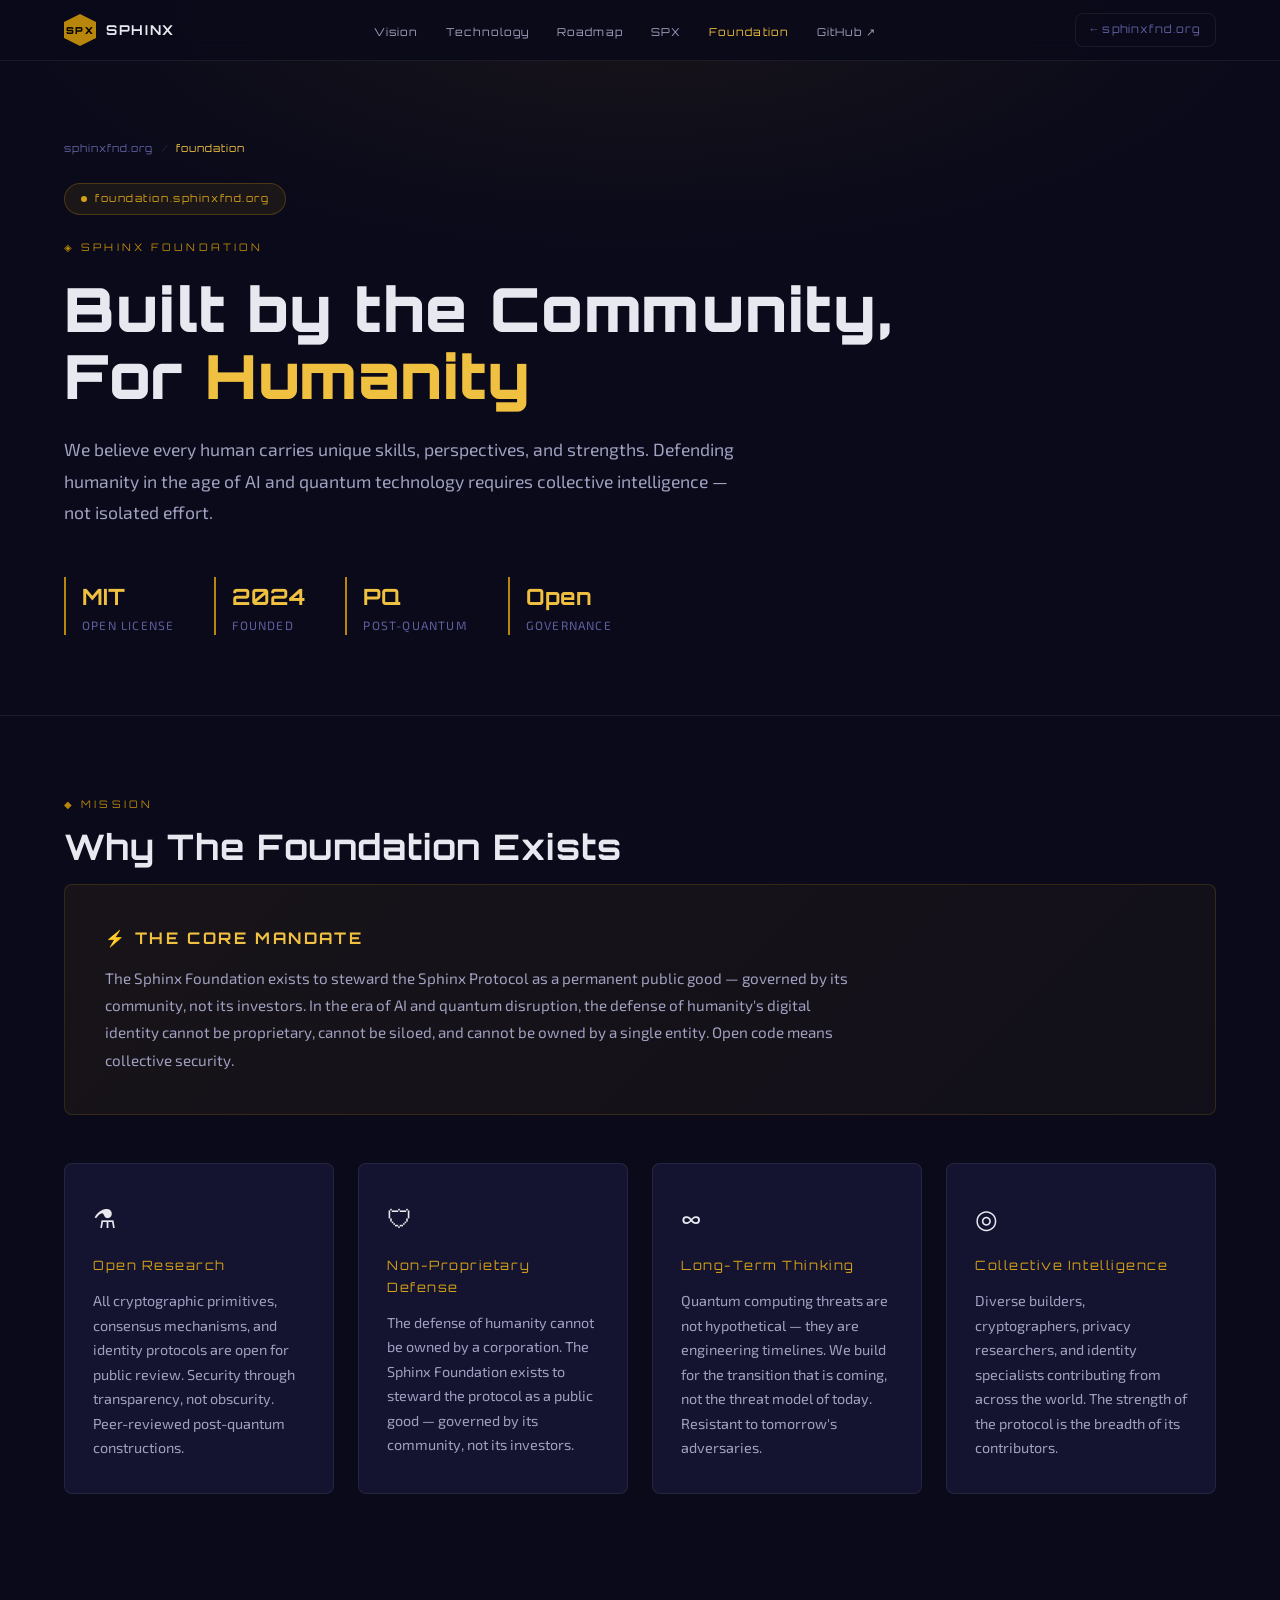
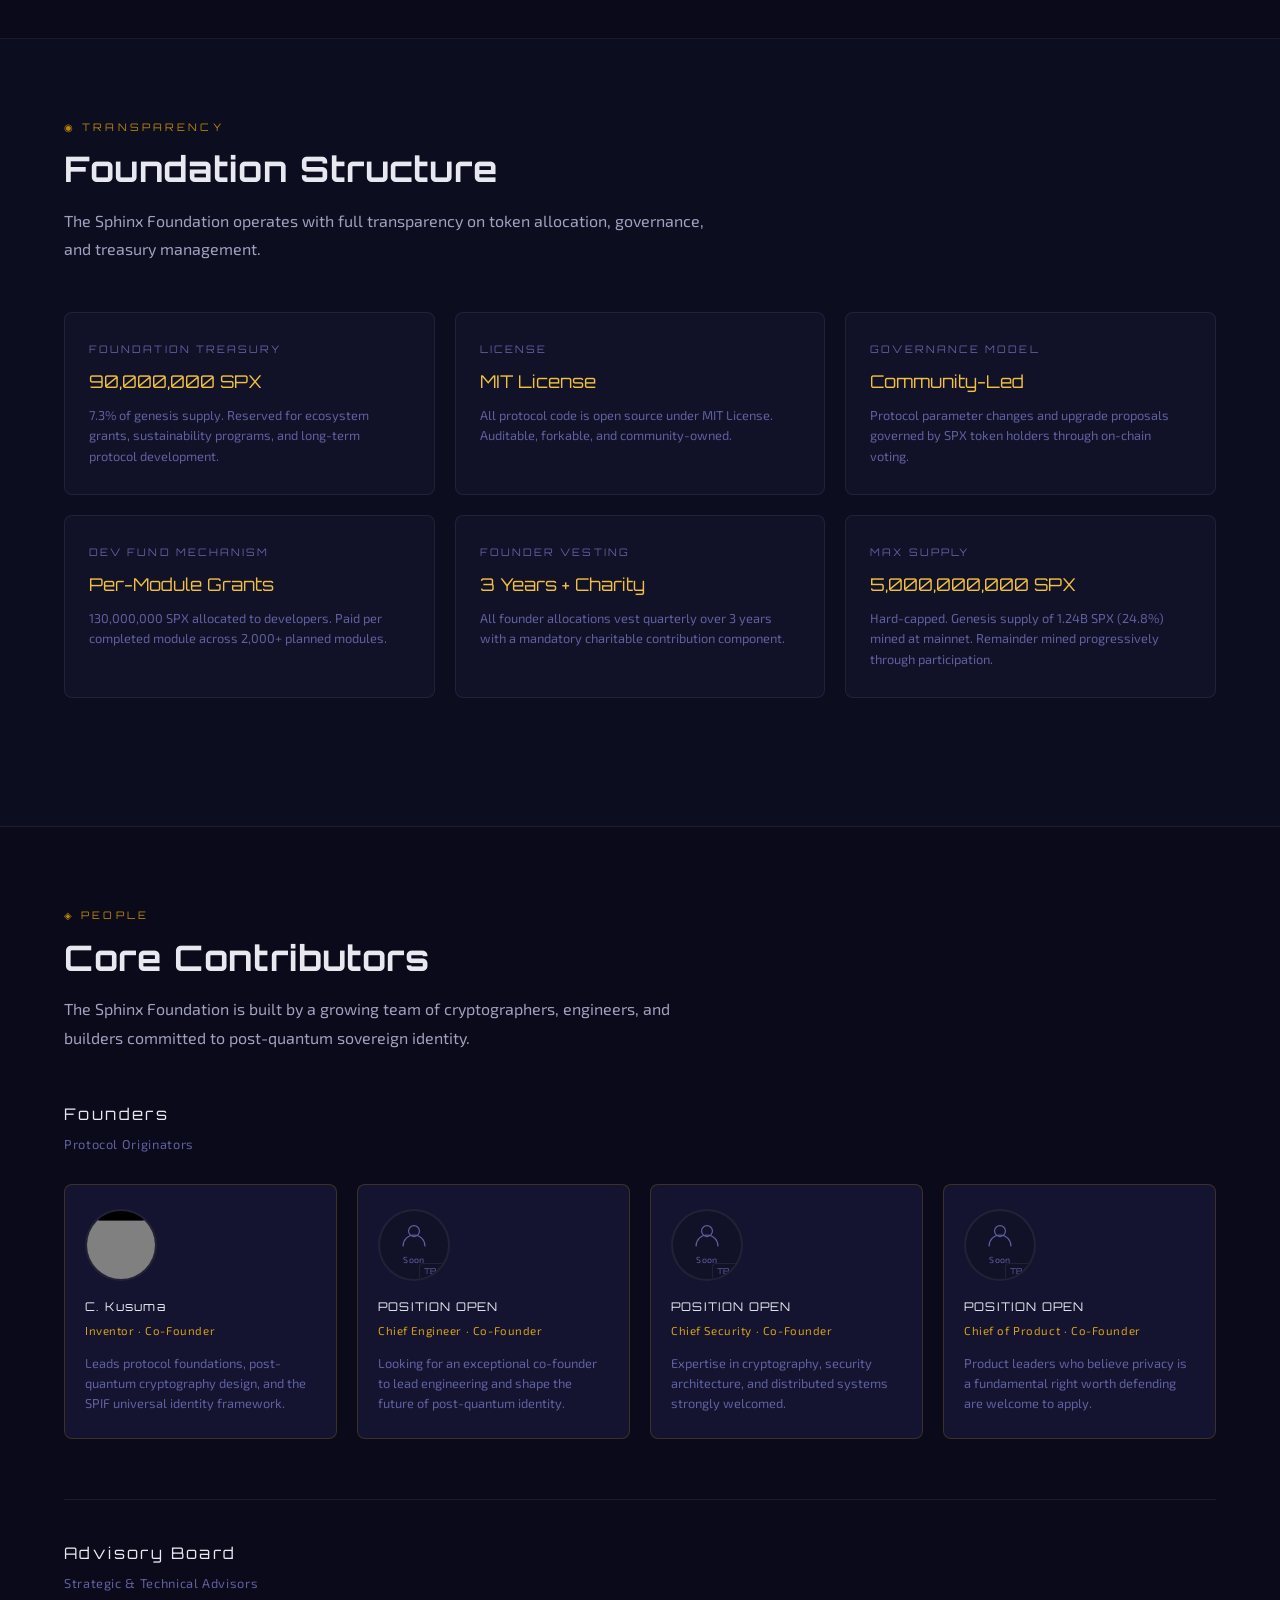
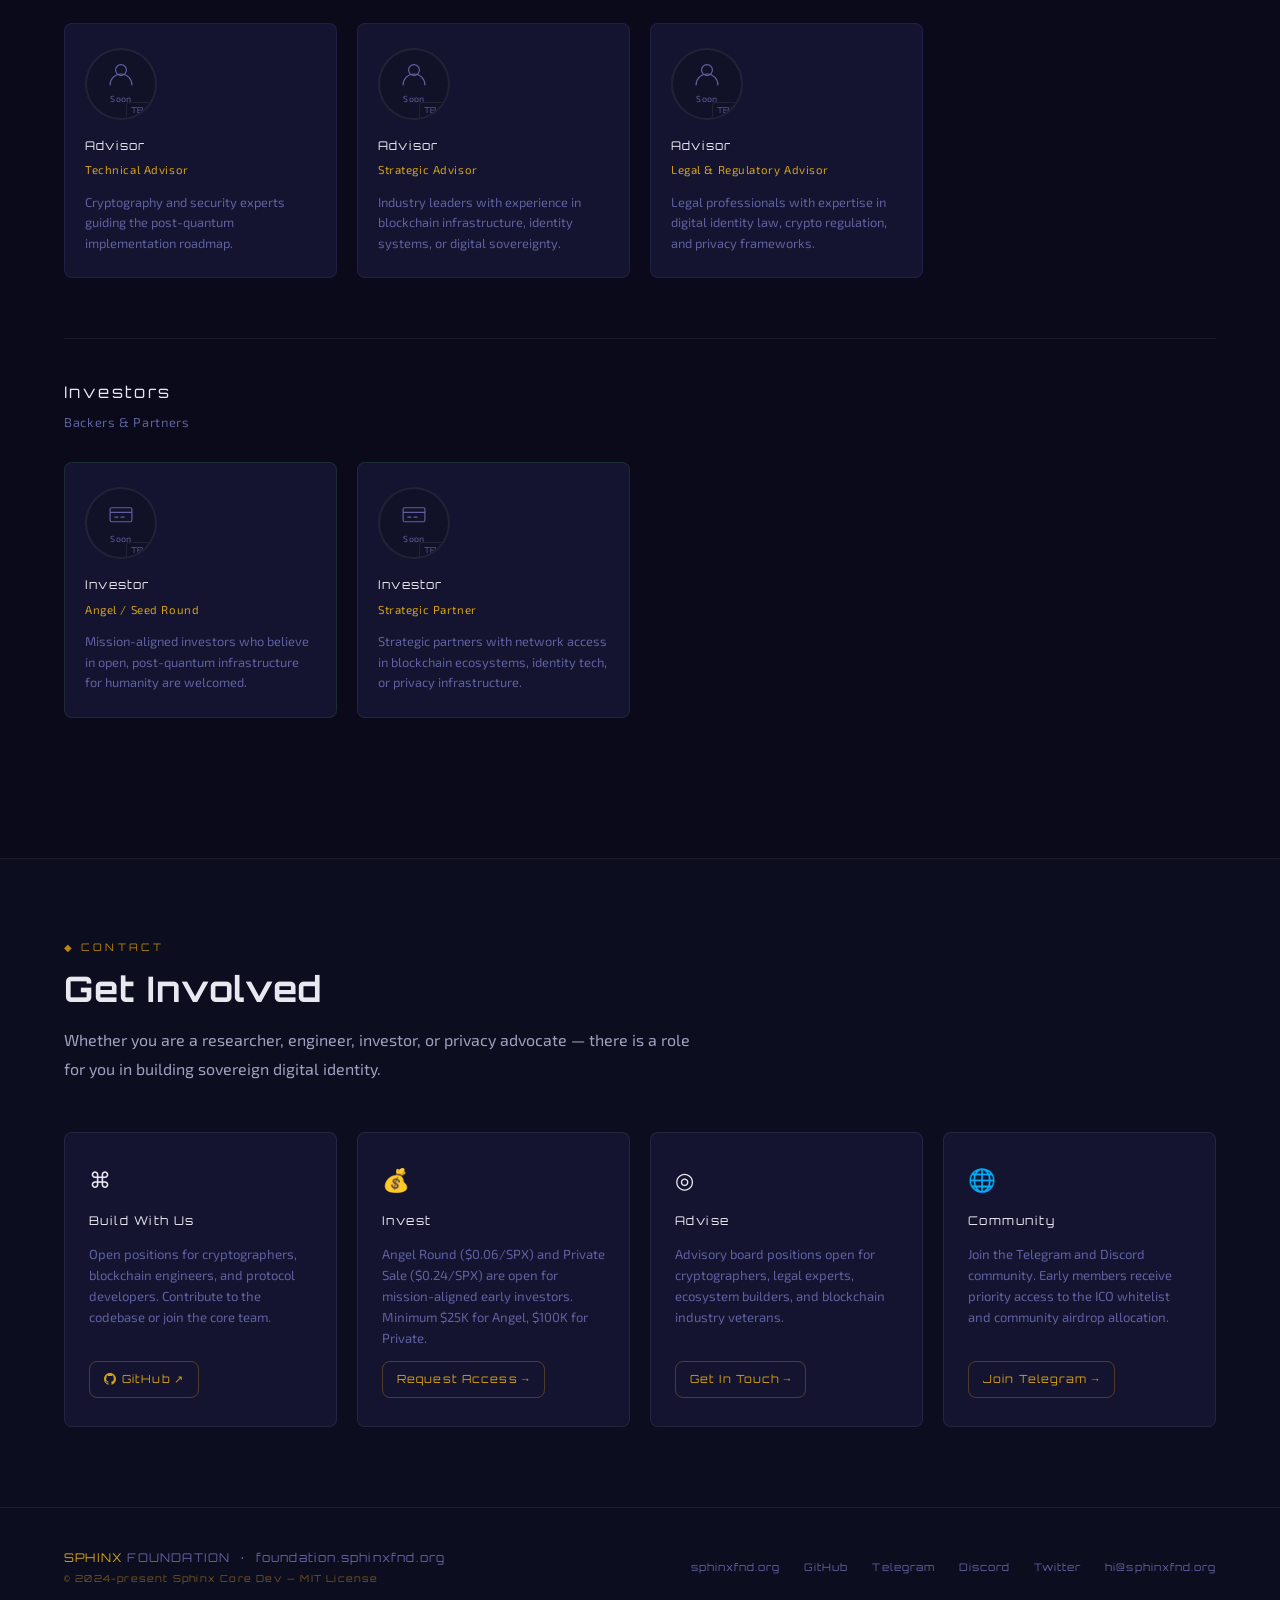
<file: foundation/index.html>
<!DOCTYPE html>
<html lang="en" data-theme="dark">
<head>
  <meta charset="UTF-8" />
  <meta name="viewport" content="width=device-width, initial-scale=1.0"/>

  <title>Sphinx Foundation | Built by the Community, For Humanity</title>
  <meta name="description" content="Sphinx Foundation — stewards of the Sphinx Protocol, post-quantum infrastructure for universal sovereign digital identity. Open source, transparent, community-governed.">
  <meta name="keywords" content="sphinx foundation, SPHNX foundation, post-quantum blockchain, sovereign identity, open source, cryptography, USI, SPX">
  <meta name="author" content="Sphinx Foundation">
  <meta name="robots" content="index,follow">

  <link rel="canonical" href="https://foundation.sphinxfnd.org">

  <!-- Open Graph -->
  <meta property="og:type" content="website">
  <meta property="og:url" content="https://foundation.sphinxfnd.org/">
  <meta property="og:title" content="Sphinx Foundation | Built by the Community, For Humanity">
  <meta property="og:description" content="Sphinx Foundation — stewards of the Sphinx Protocol, post-quantum infrastructure for universal sovereign digital identity.">
  <meta property="og:site_name" content="Sphinx Foundation">
  <meta property="og:image" content="https://sphinxfnd.org/images/sphinx-og-image.jpg">

  <!-- Theme Color -->
  <meta name="theme-color" content="#0a0a1a">

  <!-- Favicon -->
  <link rel="icon" type="image/x-icon" href="https://sphinxfnd.org/assets/favicon.ico">
  <link rel="apple-touch-icon" href="https://sphinxfnd.org/assets/favicon.png">

  <!-- Fonts -->
  <link rel="preconnect" href="https://fonts.googleapis.com">
  <link rel="preconnect" href="https://fonts.gstatic.com" crossorigin>
  <link href="https://fonts.googleapis.com/css2?family=Orbitron:wght@400;600;700;900&family=Exo+2:wght@300;400;500;600&display=swap" rel="stylesheet">

  <style>
    /* ── RESET & BASE ───────────────────────────── */
    *, *::before, *::after { box-sizing: border-box; margin: 0; padding: 0; }

    :root {
      --bg:       #0a0a1a;
      --bg2:      #0d0d20;
      --bg3:      #111128;
      --surface:  #141430;
      --border:   rgba(255,255,255,0.07);
      --border2:  rgba(255,255,255,0.12);
      --text1:    #e8e8f0;
      --text2:    #a0a0c0;
      --text3:    #6060a0;
      --accent:   #b8860b;
      --gold:     #d4a017;
      --gold2:    #f0c040;
      --green:    #4caf50;
      --radius:   8px;
      --ff-head:  'Orbitron', monospace;
      --ff-body:  'Exo 2', sans-serif;
    }

    html { scroll-behavior: smooth; }

    body {
      font-family: var(--ff-body);
      background: var(--bg);
      color: var(--text1);
      font-size: 16px;
      line-height: 1.7;
      min-height: 100vh;
    }

    a { color: inherit; text-decoration: none; }

    .container {
      max-width: 1200px;
      margin: 0 auto;
      padding: 0 24px;
    }

    /* ── NAVBAR ─────────────────────────────────── */
    nav {
      position: fixed;
      top: 0; left: 0; right: 0;
      z-index: 100;
      background: rgba(10,10,26,0.92);
      backdrop-filter: blur(12px);
      border-bottom: 1px solid var(--border);
    }

    .nav-inner {
      max-width: 1200px;
      margin: 0 auto;
      padding: 0 24px;
      height: 60px;
      display: flex;
      align-items: center;
      justify-content: space-between;
      gap: 24px;
    }

    .nav-logo {
      display: flex;
      align-items: center;
      gap: 10px;
      font-family: var(--ff-head);
      font-size: 0.85rem;
      font-weight: 700;
      letter-spacing: 0.12em;
      color: var(--text1);
    }

    .nav-logo .logo-mark {
      width: 32px; height: 32px;
      background: var(--accent);
      clip-path: polygon(50% 0%, 100% 25%, 100% 75%, 50% 100%, 0% 75%, 0% 25%);
      display: flex; align-items: center; justify-content: center;
      font-size: 0.6rem;
      color: #000;
      font-weight: 900;
    }

    .nav-back {
      display: flex;
      align-items: center;
      gap: 8px;
      font-family: var(--ff-head);
      font-size: 0.7rem;
      letter-spacing: 0.1em;
      color: var(--text3);
      border: 1px solid var(--border);
      padding: 6px 14px;
      border-radius: var(--radius);
      transition: color 0.2s, border-color 0.2s;
    }
    .nav-back:hover { color: var(--gold); border-color: var(--gold); }

    .nav-links {
      display: flex;
      align-items: center;
      gap: 28px;
      list-style: none;
    }

    .nav-links a {
      font-family: var(--ff-head);
      font-size: 0.68rem;
      letter-spacing: 0.1em;
      color: var(--text2);
      transition: color 0.2s;
    }
    .nav-links a:hover { color: var(--gold); }
    .nav-links a.active { color: var(--gold2); }

    /* ── HERO ───────────────────────────────────── */
    .foundation-hero {
      padding: 140px 0 80px;
      position: relative;
      overflow: hidden;
      border-bottom: 1px solid var(--border);
    }

    .foundation-hero::before {
      content: '';
      position: absolute;
      top: 0; left: 0; right: 0; bottom: 0;
      background: radial-gradient(ellipse 70% 50% at 50% 0%, rgba(184,134,11,0.08) 0%, transparent 70%);
      pointer-events: none;
    }

    .hero-eyebrow {
      font-family: var(--ff-head);
      font-size: 0.65rem;
      letter-spacing: 0.3em;
      color: var(--accent);
      text-transform: uppercase;
      margin-bottom: 20px;
    }

    .hero-title {
      font-family: var(--ff-head);
      font-size: clamp(2rem, 5vw, 3.8rem);
      font-weight: 900;
      line-height: 1.1;
      letter-spacing: 0.02em;
      margin-bottom: 24px;
    }

    .hero-title .gold { color: var(--gold2); }

    .hero-subtitle {
      font-size: 1.1rem;
      color: var(--text2);
      max-width: 680px;
      margin-bottom: 48px;
      line-height: 1.8;
    }

    .hero-stats {
      display: flex;
      gap: 40px;
      flex-wrap: wrap;
    }

    .hero-stat {
      border-left: 2px solid var(--accent);
      padding-left: 16px;
    }

    .hero-stat-val {
      font-family: var(--ff-head);
      font-size: 1.4rem;
      font-weight: 700;
      color: var(--gold2);
    }

    .hero-stat-label {
      font-size: 0.75rem;
      color: var(--text3);
      text-transform: uppercase;
      letter-spacing: 0.1em;
    }

    /* ── SECTION ────────────────────────────────── */
    .section {
      padding: 80px 0;
      border-bottom: 1px solid var(--border);
    }

    .section:last-of-type { border-bottom: none; }

    .sec-eyebrow {
      font-family: var(--ff-head);
      font-size: 0.65rem;
      letter-spacing: 0.3em;
      color: var(--accent);
      text-transform: uppercase;
      margin-bottom: 12px;
    }

    .sec-title {
      font-family: var(--ff-head);
      font-size: clamp(1.4rem, 3vw, 2.2rem);
      font-weight: 700;
      letter-spacing: 0.03em;
      margin-bottom: 16px;
      line-height: 1.2;
    }

    .sec-desc {
      color: var(--text2);
      max-width: 640px;
      font-size: 1rem;
      line-height: 1.8;
      margin-bottom: 48px;
    }

    /* ── PHILOSOPHY GRID ────────────────────────── */
    .philosophy-grid {
      display: grid;
      grid-template-columns: repeat(auto-fit, minmax(240px, 1fr));
      gap: 24px;
      margin-bottom: 64px;
    }

    .philosophy-item {
      background: var(--surface);
      border: 1px solid var(--border);
      border-radius: var(--radius);
      padding: 32px 28px;
      transition: border-color 0.3s;
    }
    .philosophy-item:hover { border-color: var(--border2); }

    .philosophy-icon {
      font-size: 1.6rem;
      margin-bottom: 16px;
      display: block;
    }

    .philosophy-title {
      font-family: var(--ff-head);
      font-size: 0.8rem;
      letter-spacing: 0.12em;
      color: var(--gold);
      margin-bottom: 12px;
    }

    .philosophy-text {
      font-size: 0.9rem;
      color: var(--text2);
      line-height: 1.7;
    }

    /* ── PEOPLE SECTIONS ────────────────────────── */
    .people-section { margin-bottom: 60px; }

    .people-section-title {
      font-family: var(--ff-head);
      font-size: 1rem;
      letter-spacing: 0.15em;
      color: var(--text1);
      margin-bottom: 6px;
    }

    .people-section-sub {
      font-size: 0.8rem;
      color: var(--text3);
      margin-bottom: 28px;
      letter-spacing: 0.05em;
    }

    .people-divider {
      border: none;
      border-top: 1px solid var(--border);
      margin: 40px 0;
    }

    .people-grid {
      display: grid;
      grid-template-columns: repeat(auto-fill, minmax(220px, 1fr));
      gap: 20px;
    }

    .pcard {
      background: var(--surface);
      border: 1px solid var(--border);
      border-radius: var(--radius);
      padding: 24px 20px;
      transition: border-color 0.25s, transform 0.2s;
    }
    .pcard:hover {
      border-color: var(--border2);
      transform: translateY(-2px);
    }

    .pcard.founder { border-color: rgba(212,160,23,0.2); }
    .pcard.founder:hover { border-color: rgba(212,160,23,0.45); }

    .pcard.advisory { border-color: rgba(100,100,200,0.15); }
    .pcard.investor { border-color: rgba(76,175,80,0.15); }

    .pcard-photo {
      width: 72px; height: 72px;
      border-radius: 50%;
      overflow: hidden;
      margin-bottom: 16px;
      border: 2px solid var(--border);
      position: relative;
      background: var(--bg3);
    }

    .pcard-photo img {
      width: 100%; height: 100%;
      object-fit: cover;
    }

    .pcard-photo-placeholder {
      width: 100%; height: 100%;
      display: flex;
      flex-direction: column;
      align-items: center;
      justify-content: center;
      gap: 4px;
      color: var(--text3);
    }

    .pcard-photo-placeholder span {
      font-size: 0.55rem;
      letter-spacing: 0.05em;
    }

    .pcard-tbd-badge {
      position: absolute;
      bottom: -2px; right: -2px;
      background: var(--bg3);
      border: 1px solid var(--border);
      border-radius: 4px;
      font-size: 0.5rem;
      font-family: var(--ff-head);
      letter-spacing: 0.05em;
      color: var(--text3);
      padding: 1px 4px;
    }

    .pcard-name {
      font-family: var(--ff-head);
      font-size: 0.75rem;
      letter-spacing: 0.1em;
      color: var(--text1);
      margin-bottom: 4px;
    }

    .pcard-role {
      font-size: 0.72rem;
      color: var(--gold);
      margin-bottom: 12px;
      letter-spacing: 0.05em;
    }

    .pcard-bio {
      font-size: 0.8rem;
      color: var(--text3);
      line-height: 1.6;
    }

    /* ── MISSION PILLARS ────────────────────────── */
    .mission-banner {
      background: linear-gradient(135deg, rgba(184,134,11,0.08) 0%, rgba(212,160,23,0.04) 100%);
      border: 1px solid rgba(184,134,11,0.2);
      border-radius: var(--radius);
      padding: 40px;
      margin-bottom: 48px;
    }

    .mission-banner h3 {
      font-family: var(--ff-head);
      font-size: 1rem;
      letter-spacing: 0.15em;
      color: var(--gold2);
      margin-bottom: 12px;
    }

    .mission-banner p {
      font-size: 0.95rem;
      color: var(--text2);
      line-height: 1.8;
      max-width: 760px;
    }

    /* ── TRANSPARENCY TABLE ─────────────────────── */
    .transp-grid {
      display: grid;
      grid-template-columns: repeat(auto-fit, minmax(280px, 1fr));
      gap: 20px;
      margin-bottom: 48px;
    }

    .transp-card {
      background: var(--bg3);
      border: 1px solid var(--border);
      border-radius: var(--radius);
      padding: 28px 24px;
    }

    .transp-card-label {
      font-family: var(--ff-head);
      font-size: 0.65rem;
      letter-spacing: 0.2em;
      color: var(--text3);
      text-transform: uppercase;
      margin-bottom: 8px;
    }

    .transp-card-val {
      font-family: var(--ff-head);
      font-size: 1.1rem;
      color: var(--gold2);
      margin-bottom: 8px;
    }

    .transp-card-desc {
      font-size: 0.8rem;
      color: var(--text3);
      line-height: 1.6;
    }

    /* ── CONTACT SECTION ────────────────────────── */
    .contact-grid {
      display: grid;
      grid-template-columns: repeat(auto-fit, minmax(220px, 1fr));
      gap: 20px;
    }

    .contact-card {
      background: var(--surface);
      border: 1px solid var(--border);
      border-radius: var(--radius);
      padding: 28px 24px;
      display: flex;
      flex-direction: column;
      gap: 12px;
    }

    .contact-card-icon {
      font-size: 1.4rem;
    }

    .contact-card-title {
      font-family: var(--ff-head);
      font-size: 0.75rem;
      letter-spacing: 0.12em;
      color: var(--text1);
    }

    .contact-card-desc {
      font-size: 0.82rem;
      color: var(--text3);
      line-height: 1.6;
      flex: 1;
    }

    .contact-card-link {
      display: inline-flex;
      align-items: center;
      gap: 6px;
      font-family: var(--ff-head);
      font-size: 0.7rem;
      letter-spacing: 0.1em;
      color: var(--gold);
      border: 1px solid rgba(212,160,23,0.3);
      padding: 8px 14px;
      border-radius: var(--radius);
      transition: background 0.2s, border-color 0.2s;
      width: fit-content;
    }
    .contact-card-link:hover {
      background: rgba(212,160,23,0.08);
      border-color: var(--gold);
    }

    /* ── FOOTER ─────────────────────────────────── */
    footer {
      background: var(--bg2);
      border-top: 1px solid var(--border);
      padding: 40px 0;
    }

    .footer-inner {
      display: flex;
      align-items: center;
      justify-content: space-between;
      flex-wrap: wrap;
      gap: 20px;
    }

    .footer-brand {
      font-family: var(--ff-head);
      font-size: 0.75rem;
      letter-spacing: 0.1em;
      color: var(--text3);
    }

    .footer-brand span { color: var(--gold); }

    .footer-links {
      display: flex;
      gap: 24px;
      flex-wrap: wrap;
    }

    .footer-links a {
      font-family: var(--ff-head);
      font-size: 0.65rem;
      letter-spacing: 0.1em;
      color: var(--text3);
      transition: color 0.2s;
    }
    .footer-links a:hover { color: var(--gold); }

    /* ── BREADCRUMB ─────────────────────────────── */
    .breadcrumb {
      display: flex;
      align-items: center;
      gap: 8px;
      font-family: var(--ff-head);
      font-size: 0.65rem;
      letter-spacing: 0.1em;
      color: var(--text3);
      margin-bottom: 24px;
    }
    .breadcrumb a { color: var(--text3); }
    .breadcrumb a:hover { color: var(--gold); }
    .breadcrumb .sep { color: var(--border2); }
    .breadcrumb .current { color: var(--gold2); }

    /* ── REVEAL ─────────────────────────────────── */
    .reveal {
      opacity: 0;
      transform: translateY(20px);
      transition: opacity 0.6s ease, transform 0.6s ease;
    }
    .reveal.visible {
      opacity: 1;
      transform: translateY(0);
    }

    /* ── DOMAIN BADGE ───────────────────────────── */
    .domain-badge {
      display: inline-flex;
      align-items: center;
      gap: 8px;
      background: rgba(184,134,11,0.1);
      border: 1px solid rgba(184,134,11,0.3);
      border-radius: 100px;
      padding: 6px 16px;
      font-family: var(--ff-head);
      font-size: 0.65rem;
      letter-spacing: 0.15em;
      color: var(--gold);
      margin-bottom: 24px;
    }

    .domain-badge .dot {
      width: 6px; height: 6px;
      border-radius: 50%;
      background: var(--gold);
      animation: pulse 2s ease-in-out infinite;
    }

    @keyframes pulse {
      0%, 100% { opacity: 1; }
      50% { opacity: 0.3; }
    }

    /* ── RESPONSIVE ─────────────────────────────── */
    @media (max-width: 768px) {
      .nav-links { display: none; }
      .hero-stats { gap: 24px; }
      .philosophy-grid { grid-template-columns: 1fr 1fr; }
      .people-grid { grid-template-columns: repeat(auto-fill, minmax(180px, 1fr)); }
      .footer-inner { flex-direction: column; gap: 16px; }
    }

    @media (max-width: 480px) {
      .philosophy-grid { grid-template-columns: 1fr; }
      .transp-grid { grid-template-columns: 1fr; }
    }
  </style>
</head>

<body>

<!-- ── NAVBAR ──────────────────────────────────── -->
<nav>
  <div class="nav-inner">
    <a href="https://sphinxfnd.org" class="nav-logo">
      <div class="logo-mark">SPX</div>
      SPHINX
    </a>

    <ul class="nav-links">
      <li><a href="https://sphinxfnd.org/#vision">Vision</a></li>
      <li><a href="https://sphinxfnd.org/#technology">Technology</a></li>
      <li><a href="https://sphinxfnd.org/#roadmap">Roadmap</a></li>
      <li><a href="https://sphinxfnd.org/#ico">SPX</a></li>
      <li><a href="https://foundation.sphinxfnd.org" class="active">Foundation</a></li>
      <li><a href="https://github.com/sphinxorg/" target="_blank">GitHub ↗</a></li>
    </ul>

    <a href="https://sphinxfnd.org" class="nav-back">← sphinxfnd.org</a>
  </div>
</nav>

<!-- ── HERO ────────────────────────────────────── -->
<section class="foundation-hero">
  <div class="container">
    <div class="breadcrumb">
      <a href="https://sphinxfnd.org">sphinxfnd.org</a>
      <span class="sep">/</span>
      <span class="current">foundation</span>
    </div>

    <div class="domain-badge">
      <span class="dot"></span>
      foundation.sphinxfnd.org
    </div>

    <div class="hero-eyebrow">◈ SPHINX FOUNDATION</div>

    <h1 class="hero-title">
      Built by the Community,<br>For <span class="gold">Humanity</span>
    </h1>

    <p class="hero-subtitle">
      We believe every human carries unique skills, perspectives, and strengths. Defending humanity in the age of AI and quantum technology requires collective intelligence — not isolated effort.
    </p>

    <div class="hero-stats">
      <div class="hero-stat">
        <div class="hero-stat-val">MIT</div>
        <div class="hero-stat-label">Open License</div>
      </div>
      <div class="hero-stat">
        <div class="hero-stat-val">2024</div>
        <div class="hero-stat-label">Founded</div>
      </div>
      <div class="hero-stat">
        <div class="hero-stat-val">PQ</div>
        <div class="hero-stat-label">Post-Quantum</div>
      </div>
      <div class="hero-stat">
        <div class="hero-stat-val">Open</div>
        <div class="hero-stat-label">Governance</div>
      </div>
    </div>
  </div>
</section>

<!-- ── MISSION ──────────────────────────────────── -->
<section class="section">
  <div class="container">
    <div class="sec-eyebrow">◆ MISSION</div>
    <h2 class="sec-title">Why The Foundation Exists</h2>

    <div class="mission-banner reveal">
      <h3>⚡ THE CORE MANDATE</h3>
      <p>
        The Sphinx Foundation exists to steward the Sphinx Protocol as a permanent public good — governed by its community, not its investors. In the era of AI and quantum disruption, the defense of humanity's digital identity cannot be proprietary, cannot be siloed, and cannot be owned by a single entity. Open code means collective security.
      </p>
    </div>

    <div class="philosophy-grid">
      <div class="philosophy-item reveal">
        <span class="philosophy-icon">⚗</span>
        <div class="philosophy-title">Open Research</div>
        <p class="philosophy-text">All cryptographic primitives, consensus mechanisms, and identity protocols are open for public review. Security through transparency, not obscurity. Peer-reviewed post-quantum constructions.</p>
      </div>
      <div class="philosophy-item reveal">
        <span class="philosophy-icon">🛡</span>
        <div class="philosophy-title">Non-Proprietary Defense</div>
        <p class="philosophy-text">The defense of humanity cannot be owned by a corporation. The Sphinx Foundation exists to steward the protocol as a public good — governed by its community, not its investors.</p>
      </div>
      <div class="philosophy-item reveal">
        <span class="philosophy-icon">∞</span>
        <div class="philosophy-title">Long-Term Thinking</div>
        <p class="philosophy-text">Quantum computing threats are not hypothetical — they are engineering timelines. We build for the transition that is coming, not the threat model of today. Resistant to tomorrow's adversaries.</p>
      </div>
      <div class="philosophy-item reveal">
        <span class="philosophy-icon">◎</span>
        <div class="philosophy-title">Collective Intelligence</div>
        <p class="philosophy-text">Diverse builders, cryptographers, privacy researchers, and identity specialists contributing from across the world. The strength of the protocol is the breadth of its contributors.</p>
      </div>
    </div>
  </div>
</section>

<!-- ── TRANSPARENCY ─────────────────────────────── -->
<section class="section" style="background: var(--bg2);">
  <div class="container">
    <div class="sec-eyebrow">◉ TRANSPARENCY</div>
    <h2 class="sec-title">Foundation Structure</h2>
    <p class="sec-desc">The Sphinx Foundation operates with full transparency on token allocation, governance, and treasury management.</p>

    <div class="transp-grid">
      <div class="transp-card reveal">
        <div class="transp-card-label">Foundation Treasury</div>
        <div class="transp-card-val">90,000,000 SPX</div>
        <div class="transp-card-desc">7.3% of genesis supply. Reserved for ecosystem grants, sustainability programs, and long-term protocol development.</div>
      </div>
      <div class="transp-card reveal">
        <div class="transp-card-label">License</div>
        <div class="transp-card-val">MIT License</div>
        <div class="transp-card-desc">All protocol code is open source under MIT License. Auditable, forkable, and community-owned.</div>
      </div>
      <div class="transp-card reveal">
        <div class="transp-card-label">Governance Model</div>
        <div class="transp-card-val">Community-Led</div>
        <div class="transp-card-desc">Protocol parameter changes and upgrade proposals governed by SPX token holders through on-chain voting.</div>
      </div>
      <div class="transp-card reveal">
        <div class="transp-card-label">Dev Fund Mechanism</div>
        <div class="transp-card-val">Per-Module Grants</div>
        <div class="transp-card-desc">130,000,000 SPX allocated to developers. Paid per completed module across 2,000+ planned modules.</div>
      </div>
      <div class="transp-card reveal">
        <div class="transp-card-label">Founder Vesting</div>
        <div class="transp-card-val">3 Years + Charity</div>
        <div class="transp-card-desc">All founder allocations vest quarterly over 3 years with a mandatory charitable contribution component.</div>
      </div>
      <div class="transp-card reveal">
        <div class="transp-card-label">Max Supply</div>
        <div class="transp-card-val">5,000,000,000 SPX</div>
        <div class="transp-card-desc">Hard-capped. Genesis supply of 1.24B SPX (24.8%) mined at mainnet. Remainder mined progressively through participation.</div>
      </div>
    </div>
  </div>
</section>

<!-- ── PEOPLE ────────────────────────────────────── -->
<section class="section">
  <div class="container">
    <div class="sec-eyebrow">◈ PEOPLE</div>
    <h2 class="sec-title">Core Contributors</h2>
    <p class="sec-desc">The Sphinx Foundation is built by a growing team of cryptographers, engineers, and builders committed to post-quantum sovereign identity.</p>

    <!-- FOUNDERS -->
    <div class="people-section">
      <div class="people-section-title reveal">Founders</div>
      <div class="people-section-sub reveal">Protocol Originators</div>
      <div class="people-grid">

        <div class="pcard founder reveal">
          <div class="pcard-photo">
            <img src="[data-uri]" alt="C. Kusuma" style="width:100%;height:100%;object-fit:cover;">
          </div>
          <div class="pcard-name">C. Kusuma</div>
          <div class="pcard-role">Inventor · Co-Founder</div>
          <p class="pcard-bio">Leads protocol foundations, post-quantum cryptography design, and the SPIF universal identity framework.</p>
        </div>

        <div class="pcard founder reveal">
          <div class="pcard-photo">
            <div class="pcard-photo-placeholder">
              <svg width="28" height="28" viewBox="0 0 36 36" fill="none"><circle cx="18" cy="13" r="7" stroke="currentColor" stroke-width="1.5"/><path d="M4 32C4 24.268 10.268 18 18 18C25.732 18 32 24.268 32 32" stroke="currentColor" stroke-width="1.5" stroke-linecap="round"/></svg>
              <span>Soon</span>
            </div>
            <div class="pcard-tbd-badge">TBD</div>
          </div>
          <div class="pcard-name">POSITION OPEN</div>
          <div class="pcard-role">Chief Engineer · Co-Founder</div>
          <p class="pcard-bio">Looking for an exceptional co-founder to lead engineering and shape the future of post-quantum identity.</p>
        </div>

        <div class="pcard founder reveal">
          <div class="pcard-photo">
            <div class="pcard-photo-placeholder">
              <svg width="28" height="28" viewBox="0 0 36 36" fill="none"><circle cx="18" cy="13" r="7" stroke="currentColor" stroke-width="1.5"/><path d="M4 32C4 24.268 10.268 18 18 18C25.732 18 32 24.268 32 32" stroke="currentColor" stroke-width="1.5" stroke-linecap="round"/></svg>
              <span>Soon</span>
            </div>
            <div class="pcard-tbd-badge">TBD</div>
          </div>
          <div class="pcard-name">POSITION OPEN</div>
          <div class="pcard-role">Chief Security · Co-Founder</div>
          <p class="pcard-bio">Expertise in cryptography, security architecture, and distributed systems strongly welcomed.</p>
        </div>

        <div class="pcard founder reveal">
          <div class="pcard-photo">
            <div class="pcard-photo-placeholder">
              <svg width="28" height="28" viewBox="0 0 36 36" fill="none"><circle cx="18" cy="13" r="7" stroke="currentColor" stroke-width="1.5"/><path d="M4 32C4 24.268 10.268 18 18 18C25.732 18 32 24.268 32 32" stroke="currentColor" stroke-width="1.5" stroke-linecap="round"/></svg>
              <span>Soon</span>
            </div>
            <div class="pcard-tbd-badge">TBD</div>
          </div>
          <div class="pcard-name">POSITION OPEN</div>
          <div class="pcard-role">Chief of Product · Co-Founder</div>
          <p class="pcard-bio">Product leaders who believe privacy is a fundamental right worth defending are welcome to apply.</p>
        </div>

      </div>
    </div>

    <!-- ADVISORY BOARD -->
    <hr class="people-divider">
    <div class="people-section">
      <div class="people-section-title reveal">Advisory Board</div>
      <div class="people-section-sub reveal">Strategic &amp; Technical Advisors</div>
      <div class="people-grid">

        <div class="pcard advisory reveal">
          <div class="pcard-photo">
            <div class="pcard-photo-placeholder">
              <svg width="28" height="28" viewBox="0 0 36 36" fill="none"><circle cx="18" cy="13" r="7" stroke="currentColor" stroke-width="1.5"/><path d="M4 32C4 24.268 10.268 18 18 18C25.732 18 32 24.268 32 32" stroke="currentColor" stroke-width="1.5" stroke-linecap="round"/></svg>
              <span>Soon</span>
            </div>
            <div class="pcard-tbd-badge">TBD</div>
          </div>
          <div class="pcard-name">Advisor</div>
          <div class="pcard-role">Technical Advisor</div>
          <p class="pcard-bio">Cryptography and security experts guiding the post-quantum implementation roadmap.</p>
        </div>

        <div class="pcard advisory reveal">
          <div class="pcard-photo">
            <div class="pcard-photo-placeholder">
              <svg width="28" height="28" viewBox="0 0 36 36" fill="none"><circle cx="18" cy="13" r="7" stroke="currentColor" stroke-width="1.5"/><path d="M4 32C4 24.268 10.268 18 18 18C25.732 18 32 24.268 32 32" stroke="currentColor" stroke-width="1.5" stroke-linecap="round"/></svg>
              <span>Soon</span>
            </div>
            <div class="pcard-tbd-badge">TBD</div>
          </div>
          <div class="pcard-name">Advisor</div>
          <div class="pcard-role">Strategic Advisor</div>
          <p class="pcard-bio">Industry leaders with experience in blockchain infrastructure, identity systems, or digital sovereignty.</p>
        </div>

        <div class="pcard advisory reveal">
          <div class="pcard-photo">
            <div class="pcard-photo-placeholder">
              <svg width="28" height="28" viewBox="0 0 36 36" fill="none"><circle cx="18" cy="13" r="7" stroke="currentColor" stroke-width="1.5"/><path d="M4 32C4 24.268 10.268 18 18 18C25.732 18 32 24.268 32 32" stroke="currentColor" stroke-width="1.5" stroke-linecap="round"/></svg>
              <span>Soon</span>
            </div>
            <div class="pcard-tbd-badge">TBD</div>
          </div>
          <div class="pcard-name">Advisor</div>
          <div class="pcard-role">Legal &amp; Regulatory Advisor</div>
          <p class="pcard-bio">Legal professionals with expertise in digital identity law, crypto regulation, and privacy frameworks.</p>
        </div>

      </div>
    </div>

    <!-- INVESTORS -->
    <hr class="people-divider">
    <div class="people-section">
      <div class="people-section-title reveal">Investors</div>
      <div class="people-section-sub reveal">Backers &amp; Partners</div>
      <div class="people-grid">

        <div class="pcard investor reveal">
          <div class="pcard-photo">
            <div class="pcard-photo-placeholder">
              <svg width="28" height="28" viewBox="0 0 36 36" fill="none"><rect x="4" y="10" width="28" height="18" rx="2" stroke="currentColor" stroke-width="1.5"/><path d="M4 16h28" stroke="currentColor" stroke-width="1.5"/><path d="M10 22h4M18 22h4" stroke="currentColor" stroke-width="1.5" stroke-linecap="round"/></svg>
              <span>Soon</span>
            </div>
            <div class="pcard-tbd-badge">TBD</div>
          </div>
          <div class="pcard-name">Investor</div>
          <div class="pcard-role">Angel / Seed Round</div>
          <p class="pcard-bio">Mission-aligned investors who believe in open, post-quantum infrastructure for humanity are welcomed.</p>
        </div>

        <div class="pcard investor reveal">
          <div class="pcard-photo">
            <div class="pcard-photo-placeholder">
              <svg width="28" height="28" viewBox="0 0 36 36" fill="none"><rect x="4" y="10" width="28" height="18" rx="2" stroke="currentColor" stroke-width="1.5"/><path d="M4 16h28" stroke="currentColor" stroke-width="1.5"/><path d="M10 22h4M18 22h4" stroke="currentColor" stroke-width="1.5" stroke-linecap="round"/></svg>
              <span>Soon</span>
            </div>
            <div class="pcard-tbd-badge">TBD</div>
          </div>
          <div class="pcard-name">Investor</div>
          <div class="pcard-role">Strategic Partner</div>
          <p class="pcard-bio">Strategic partners with network access in blockchain ecosystems, identity tech, or privacy infrastructure.</p>
        </div>

      </div>
    </div>

  </div>
</section>

<!-- ── CONTACT ───────────────────────────────────── -->
<section class="section" style="background: var(--bg2);">
  <div class="container">
    <div class="sec-eyebrow">◆ CONTACT</div>
    <h2 class="sec-title">Get Involved</h2>
    <p class="sec-desc">Whether you are a researcher, engineer, investor, or privacy advocate — there is a role for you in building sovereign digital identity.</p>

    <div class="contact-grid">
      <div class="contact-card reveal">
        <div class="contact-card-icon">⌘</div>
        <div class="contact-card-title">Build With Us</div>
        <div class="contact-card-desc">Open positions for cryptographers, blockchain engineers, and protocol developers. Contribute to the codebase or join the core team.</div>
        <a href="https://github.com/sphinxorg/" target="_blank" class="contact-card-link">
          <svg width="12" height="12" viewBox="0 0 24 24" fill="currentColor"><path d="M12 0C5.374 0 0 5.373 0 12c0 5.302 3.438 9.8 8.207 11.387.599.111.793-.261.793-.577v-2.234c-3.338.726-4.033-1.416-4.033-1.416-.546-1.387-1.333-1.756-1.333-1.756-1.089-.745.083-.729.083-.729 1.205.084 1.839 1.237 1.839 1.237 1.07 1.834 2.807 1.304 3.492.997.107-.775.418-1.305.762-1.604-2.665-.305-5.467-1.334-5.467-5.931 0-1.311.469-2.381 1.236-3.221-.124-.303-.535-1.524.117-3.176 0 0 1.008-.322 3.301 1.23A11.509 11.509 0 0112 5.803c1.02.005 2.047.138 3.006.404 2.291-1.552 3.297-1.23 3.297-1.23.653 1.653.242 2.874.118 3.176.77.84 1.235 1.911 1.235 3.221 0 4.609-2.807 5.624-5.479 5.921.43.372.823 1.102.823 2.222v3.293c0 .319.192.694.801.576C20.566 21.797 24 17.3 24 12c0-6.627-5.373-12-12-12z"/></svg>
          GitHub ↗
        </a>
      </div>

      <div class="contact-card reveal">
        <div class="contact-card-icon">💰</div>
        <div class="contact-card-title">Invest</div>
        <div class="contact-card-desc">Angel Round ($0.06/SPX) and Private Sale ($0.24/SPX) are open for mission-aligned early investors. Minimum $25K for Angel, $100K for Private.</div>
        <a href="mailto:hi@sphinxfnd.org?subject=Investment Inquiry" class="contact-card-link">
          Request Access →
        </a>
      </div>

      <div class="contact-card reveal">
        <div class="contact-card-icon">◎</div>
        <div class="contact-card-title">Advise</div>
        <div class="contact-card-desc">Advisory board positions open for cryptographers, legal experts, ecosystem builders, and blockchain industry veterans.</div>
        <a href="mailto:hi@sphinxfnd.org?subject=Advisory Board" class="contact-card-link">
          Get In Touch →
        </a>
      </div>

      <div class="contact-card reveal">
        <div class="contact-card-icon">🌐</div>
        <div class="contact-card-title">Community</div>
        <div class="contact-card-desc">Join the Telegram and Discord community. Early members receive priority access to the ICO whitelist and community airdrop allocation.</div>
        <a href="https://t.me/sphinxprotocol" target="_blank" class="contact-card-link">
          Join Telegram →
        </a>
      </div>
    </div>
  </div>
</section>

<!-- ── FOOTER ────────────────────────────────────── -->
<footer>
  <div class="container">
    <div class="footer-inner">
      <div class="footer-brand">
        <span>SPHINX</span> FOUNDATION &nbsp;·&nbsp; foundation.sphinxfnd.org
        <br>
        <span style="font-size:0.6rem; opacity:0.5;">© 2024-present Sphinx Core Dev — MIT License</span>
      </div>
      <div class="footer-links">
        <a href="https://sphinxfnd.org">sphinxfnd.org</a>
        <a href="https://github.com/sphinxorg/" target="_blank">GitHub</a>
        <a href="https://t.me/sphinxprotocol" target="_blank">Telegram</a>
        <a href="https://discord.gg/sphinxprotocol" target="_blank">Discord</a>
        <a href="https://x.com/sphinxfnd" target="_blank">Twitter</a>
        <a href="mailto:hi@sphinxfnd.org">hi@sphinxfnd.org</a>
      </div>
    </div>
  </div>
</footer>

<script>
  // Reveal on scroll
  const reveals = document.querySelectorAll('.reveal');
  const observer = new IntersectionObserver((entries) => {
    entries.forEach(entry => {
      if (entry.isIntersecting) {
        entry.target.classList.add('visible');
      }
    });
  }, { threshold: 0.1 });
  reveals.forEach(el => observer.observe(el));
</script>

</body>
</html>
</file>
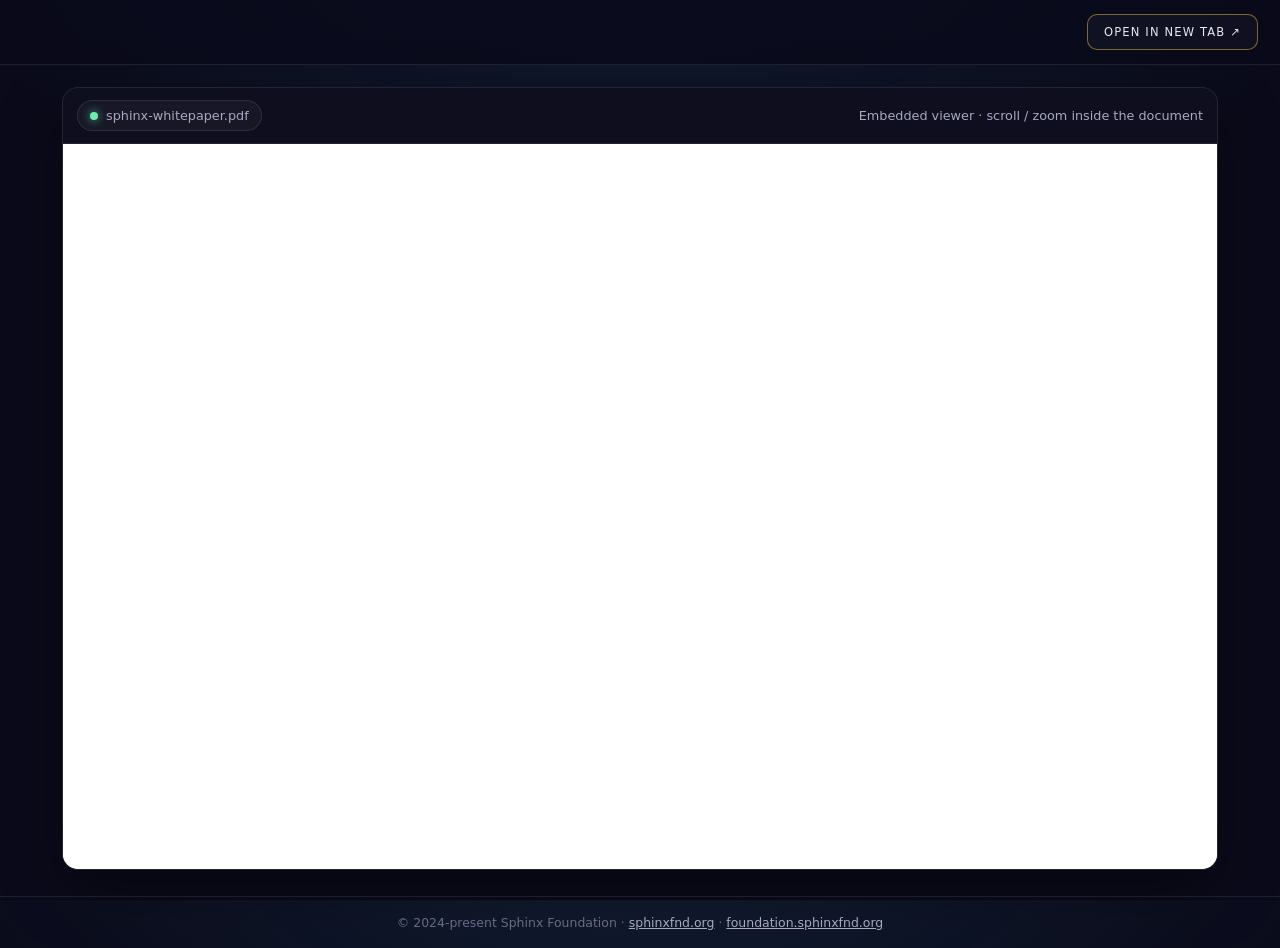
<file: wp/index.html>
<!DOCTYPE html>
<html lang="en" data-theme="dark">
<head>
<meta charset="UTF-8" />
<meta name="viewport" content="width=device-width, initial-scale=1.0" />
<title>Sphinx Protocol Whitepaper | Post-Quantum Blockchain for Universal Sovereign Identity</title>
<meta name="description" content="Official Sphinx Protocol whitepaper — post-quantum blockchain infrastructure for Universal Sovereign Identity. Read or download the PDF." />
<meta name="robots" content="index,follow" />
<link rel="canonical" href="https://whitepaper.sphinxfnd.org/" />
<link rel="icon" type="image/x-icon" href="https://sphinxfnd.org/assets/favicon.ico" />
<meta name="theme-color" content="#0a0a1a" />
<meta property="og:type" content="website" />
<meta property="og:url" content="https://whitepaper.sphinxfnd.org/" />
<meta property="og:title" content="Sphinx Protocol Whitepaper" />
<meta property="og:description" content="Official Sphinx Protocol whitepaper — post-quantum blockchain infrastructure for Universal Sovereign Identity." />
<meta property="og:site_name" content="Sphinx Protocol" />
<style>
:root{--bg:#0a0a1a;--bg2:#0e0e1e;--surface:#141428;--border:rgba(255,255,255,.09);--accent:#4fc3f7;--gold:#ffd54f;--text:#e8e8f0;--text2:#a8a8c0;--text3:#6a6a85;--font:'Exo 2',system-ui,-apple-system,'Segoe UI',sans-serif;--mono:'Orbitron','Exo 2',system-ui,sans-serif}
*{margin:0;padding:0;box-sizing:border-box}
html,body{height:100%}
body{font-family:var(--font);background:radial-gradient(1200px 600px at 50% -10%,rgba(79,195,247,.12),transparent 60%),var(--bg);color:var(--text);display:flex;flex-direction:column;min-height:100vh}
a{color:inherit}
.topbar{display:flex;align-items:center;justify-content:flex-end;gap:16px;padding:14px 22px;border-bottom:1px solid var(--border);background:rgba(10,10,26,.85);position:sticky;top:0;z-index:10}
.top-actions{display:flex;gap:10px;flex-wrap:wrap}
.btn{font-family:var(--mono);font-size:.72rem;letter-spacing:.1em;text-transform:uppercase;padding:10px 16px;border-radius:10px;text-decoration:none;border:1px solid var(--border);color:var(--text);background:rgba(255,255,255,.03);white-space:nowrap}
.btn:hover{border-color:rgba(79,195,247,.5)}
.btn-gold{border-color:rgba(255,213,79,.45)}
main{flex:1;display:flex;flex-direction:column;width:100%;max-width:1200px;margin:0 auto;padding:22px 22px 26px;gap:0}
.viewer-card{border:1px solid var(--border);border-radius:16px;overflow:hidden;background:var(--bg2);box-shadow:0 20px 60px rgba(0,0,0,.35)}
.viewer-toolbar{display:flex;align-items:center;justify-content:space-between;gap:12px;padding:12px 14px;border-bottom:1px solid var(--border);color:var(--text2);font-size:.8rem;flex-wrap:wrap}
.file-pill{display:inline-flex;align-items:center;gap:8px;background:rgba(255,255,255,.04);border:1px solid var(--border);padding:7px 12px;border-radius:999px}
.dot{width:8px;height:8px;border-radius:50%;background:#69f0ae;box-shadow:0 0 10px rgba(105,240,174,.8)}
.viewer{background:#101020;height:calc(100vh - 175px);min-height:520px}
.viewer iframe,.viewer object,.viewer embed{width:100%;height:100%;border:0;background:#fff;display:block}
.fallback{display:none;padding:48px 24px;text-align:center;color:var(--text2);background:var(--bg2)}
.fallback h2{color:var(--text);margin-bottom:10px}
.fallback p{max-width:620px;margin:0 auto 8px;line-height:1.7;font-size:.92rem}
.fallback code{color:var(--gold);background:rgba(255,213,79,.08);border:1px solid rgba(255,213,79,.25);padding:2px 8px;border-radius:6px;font-size:.82rem}
footer{text-align:center;color:var(--text3);font-size:.78rem;padding:18px;border-top:1px solid var(--border)}
footer a{color:var(--text2)}
@media(max-width:720px){.viewer{height:70vh;min-height:480px}.topbar{flex-direction:column;align-items:flex-start}}
</style>
</head>
<body>
<header class="topbar">
<nav class="top-actions">
<a class="btn btn-gold" href="./sphinx-whitepaper.pdf" target="_blank" rel="noopener">Open in new tab ↗</a>
</nav>
</header>
<main>
<section class="viewer-card" aria-label="Whitepaper PDF viewer">
<div class="viewer-toolbar">
<span class="file-pill"><span class="dot"></span> <span>sphinx-whitepaper.pdf</span></span>
<span id="viewerStatus">Embedded viewer · scroll / zoom inside the document</span>
</div>
<div class="viewer" id="pdfViewer">
<object data="./sphinx-whitepaper.pdf#view=FitH" type="application/pdf" aria-label="Sphinx whitepaper PDF">
<iframe src="./sphinx-whitepaper.pdf#view=FitH" title="Sphinx whitepaper PDF"></iframe>
</object>
</div>
<div class="fallback" id="pdfFallback">
<h2>Whitepaper PDF not found yet</h2>
<p>Upload your whitepaper PDF to the <code>wp/</code> folder with the exact filename <code>sphinx-whitepaper.pdf</code> (next to this <code>index.html</code>).</p>
<p>Expected path: <code>wp/sphinx-whitepaper.pdf</code> → served as <code>https://whitepaper.sphinxfnd.org/sphinx-whitepaper.pdf</code></p>
<p><a class="btn btn-gold" href="https://sphinxfnd.org" target="_blank" rel="noopener" style="display:inline-block;margin-top:14px;">Back to sphinxfnd.org</a></p>
</div>
</section>
</main>
<footer>
© 2024-present Sphinx Foundation · <a href="https://sphinxfnd.org" target="_blank" rel="noopener">sphinxfnd.org</a> · <a href="https://foundation.sphinxfnd.org" target="_blank" rel="noopener">foundation.sphinxfnd.org</a>
</footer>
<script>
(function(){var pdfUrl='./sphinx-whitepaper.pdf';var viewer=document.getElementById('pdfViewer');var fallback=document.getElementById('pdfFallback');var status=document.getElementById('viewerStatus');fetch(pdfUrl,{method:'HEAD'}).then(function(res){if(!res.ok){viewer.style.display='none';fallback.style.display='block';status.textContent='PDF missing — upload sphinx-whitepaper.pdf to /wp/';}}).catch(function(){})})();
</script>
</body>
</html>
</file>
<file: css/styles.css>
/* // website/css/styles.css */
/* ─── CSS VARIABLES ─────────────────────────────────────── */
    :root {
      --bg:            #0a0a0f;
      --bg2:           #0e0e16;
      --bg3:           #13131e;
      --surface:       #181824;
      --border:        #2a2a3a;
      --border-hi:     #3a3a5a;
      --accent:        #4fc3f7;
      --accent2:       #00e5ff;
      --accent3:       #7c4dff;
      --gold:          #ffd54f;
      --danger:        #ff5252;
      --text:          #e8e8f0;
      --text2:         #9898b0;
      --text3:         #5a5a72;
      --glow:          rgba(79,195,247,0.15);
      --glow2:         rgba(124,77,255,0.12);
      --font-display:  'Orbitron', 'Cinzel', serif;
      --font-mono:     'Share Tech Mono', 'Space Mono', monospace;
      --font-body:     'Exo 2', 'DM Sans', sans-serif;
    }
    [data-theme="light"] {
      --bg:            #f4f4f8;
      --bg2:           #ebebf2;
      --bg3:           #e0e0ea;
      --surface:       #ffffff;
      --border:        #d0d0e0;
      --border-hi:     #b0b0cc;
      --accent:        #0277bd;
      --accent2:       #0097a7;
      --accent3:       #512da8;
      --gold:          #f57f17;
      --danger:        #c62828;
      --text:          #1a1a2e;
      --text2:         #4a4a6a;
      --text3:         #8a8aaa;
      --glow:          rgba(2,119,189,0.08);
      --glow2:         rgba(81,45,168,0.08);
    }

    /* ─── RESET ─────────────────────────────────────────────── */
    *, *::before, *::after { box-sizing: border-box; margin: 0; padding: 0; }
    html { scroll-behavior: smooth; }
    body {
      background: var(--bg);
      color: var(--text);
      font-family: var(--font-body);
      font-size: 16px;
      line-height: 1.7;
      overflow-x: hidden;
      text-align: justify;
    }
    a { color: var(--accent); text-decoration: none; transition: color 0.2s; }
    a:hover { color: var(--accent2); }
    img { display: block; max-width: 100%; }

    /* ─── SCROLLBAR ─────────────────────────────────────────── */
    ::-webkit-scrollbar { width: 6px; }
    ::-webkit-scrollbar-track { background: var(--bg); }
    ::-webkit-scrollbar-thumb { background: var(--border-hi); border-radius: 3px; }

    /* ─── NOISE OVERLAY ─────────────────────────────────────── */
    body::before {
      content: '';
      position: fixed; inset: 0; z-index: 0; pointer-events: none;
      background-image: url("data:image/svg+xml,%3Csvg viewBox='0 0 200 200' xmlns='http://www.w3.org/2000/svg'%3E%3Cfilter id='n'%3E%3CfeTurbulence type='fractalNoise' baseFrequency='0.9' numOctaves='4' stitchTiles='stitch'/%3E%3C/filter%3E%3Crect width='100%25' height='100%25' filter='url(%23n)' opacity='0.035'/%3E%3C/svg%3E");
      opacity: 0.4;
    }

    /* ─── LAYOUT HELPERS ────────────────────────────────────── */
    .container { max-width: 1180px; margin: 0 auto; padding: 0 24px; position: relative; z-index: 1; }
    .section { padding: 100px 0; }
    .section-sm { padding: 60px 0; }

    /* ─── NAV ───────────────────────────────────────────────── */
    nav {
      position: fixed; top: 0; left: 0; right: 0; z-index: 100;
      background: rgba(10,10,15,0.85);
      backdrop-filter: blur(20px) saturate(180%);
      border-bottom: 1px solid var(--border);
      transition: background 0.3s;
    }
    [data-theme="light"] nav { background: rgba(244,244,248,0.88); }
    .nav-inner {
      display: flex; align-items: center; justify-content: space-between;
      padding: 0 24px; height: 64px; max-width: 1180px; margin: 0 auto;
    }
    .nav-logo {
      font-family: var(--font-display); font-size: 1.15rem; font-weight: 600;
      letter-spacing: 0.12em; color: var(--text);
      display: flex; align-items: center; gap: 10px;
    }
    .logo-mark {
      width: 32px; height: 32px; position: relative;
      display: flex; align-items: center; justify-content: center;
    }
    .logo-mark svg { width: 32px; height: 32px; }
    .nav-links {
      display: flex; align-items: center; gap: 6px; list-style: none;
    }
    .nav-links a {
      font-family: var(--font-mono); font-size: 0.84rem; letter-spacing: 0.08em;
      text-transform: uppercase; color: var(--text2); padding: 6px 14px;
      border-radius: 4px; transition: all 0.2s;
    }
    .nav-links a:hover { color: var(--accent); background: var(--glow); }
    /* GitHub stays BLUE */
    .nav-links .btn-nav {
      color: var(--accent);
      border: 1px solid var(--accent);
    }

    .nav-links .btn-nav:hover {
      background: var(--accent);
      color: var(--bg);
    }

    /* Foundation becomes YELLOW */
    .nav-links .btn-foundation {
      color: var(--gold) !important;
      border: 1px solid var(--gold) !important;
    }

    .nav-links .btn-foundation:hover {
      background: var(--gold) !important;
      color: var(--bg) !important;
    }

    /* Same for mobile menu */
    .mobile-menu .btn-foundation {
      color: var(--gold) !important;
      border: 1px solid var(--gold) !important;
    }
    .nav-right { display: flex; align-items: center; gap: 12px; }
    .theme-toggle {
      background: none; border: 1px solid var(--border);
      color: var(--text2); cursor: pointer; padding: 6px 12px;
      border-radius: 4px; font-size: 1.5rem; transition: all 0.2s;
      font-family: var(--font-mono); line-height: 1;
      display: flex; align-items: center; justify-content: center;
    }
    .theme-toggle:hover { border-color: var(--accent); color: var(--accent); }
    .hamburger {
      display: none; background: none; border: 1px solid var(--border);
      color: var(--text2); padding: 8px; border-radius: 4px; cursor: pointer;
    }

    

    /* ─── HERO ──────────────────────────────────────────────── */
    .hero {
      min-height: 100vh; display: flex; align-items: center;
      position: relative; overflow: hidden; padding-top: 64px;
    }
    .hero-bg {
      position: absolute; inset: 0; z-index: 0;
      background: radial-gradient(ellipse 80% 60% at 60% 40%, rgba(79,195,247,0.06) 0%, transparent 70%),
                  radial-gradient(ellipse 60% 80% at 20% 70%, rgba(124,77,255,0.08) 0%, transparent 60%);
    }
    .hero-grid {
      position: absolute; inset: 0; z-index: 0;
      background-image:
        linear-gradient(rgba(79,195,247,0.04) 1px, transparent 1px),
        linear-gradient(90deg, rgba(79,195,247,0.04) 1px, transparent 1px);
      background-size: 60px 60px;
      mask-image: radial-gradient(ellipse 80% 80% at 50% 50%, black 30%, transparent 100%);
    }
    .hero-content {
      position: relative; z-index: 1; max-width: 960px;
      padding: 80px 24px;
    }
    .hero-eyebrow {
      font-family: var(--font-mono); font-size: 0.72rem; letter-spacing: 0.2em;
      text-transform: uppercase; color: var(--accent); margin-bottom: 24px;
      display: flex; align-items: center; gap: 12px;
    }
    .hero-eyebrow::before {
      content: ''; display: block; width: 32px; height: 1px; background: var(--accent);
    }
    .hero-title {
      font-family: var(--font-display); font-size: clamp(2rem, 4.2vw, 3.6rem);
      font-weight: 900; line-height: 1.1; letter-spacing: -0.01em;
      color: var(--text); margin-bottom: 12px;
      text-align: justify; /* ADD THIS */
    }
    .hero-title .accent-word { color: var(--accent); }
    .hero-title .gold-word { color: var(--gold); }
    .hero-subtitle {
      font-family: var(--font-display); font-size: clamp(1rem, 2.5vw, 1.4rem);
      font-weight: 400; color: var(--text2); margin-bottom: 10px;
      letter-spacing: 0.04em;
      text-align: justify;
    }
    .hero-desc {
      font-size: 1.05rem; color: var(--text2); max-width: 580px;
      margin-bottom: 20px; line-height: 1.8; text-align: justify;
    }
    .hero-ctas { display: flex; gap: 16px; flex-wrap: wrap; }
    .btn-primary {
      font-family: var(--font-mono); font-size: 0.8rem; letter-spacing: 0.1em;
      text-transform: uppercase; padding: 14px 32px; border-radius: 4px;
      background: var(--accent); color: var(--bg); font-weight: 700;
      border: none; cursor: pointer; transition: all 0.25s; display: inline-block;
    }
    .btn-primary:hover {
      background: var(--accent2); color: var(--bg);
      box-shadow: 0 0 32px rgba(79,195,247,0.4);
      transform: translateY(-1px);
    }
    .btn-secondary {
      font-family: var(--font-mono); font-size: 0.8rem; letter-spacing: 0.1em;
      text-transform: uppercase; padding: 14px 32px; border-radius: 4px;
      background: transparent; color: var(--text); font-weight: 400;
      border: 1px solid var(--border-hi); cursor: pointer; transition: all 0.25s; display: inline-block;
    }
    .btn-secondary:hover {
      border-color: var(--accent); color: var(--accent);
      background: var(--glow);
    }
    .hero-fingerprint {
      position: absolute; right: -40px; top: 50%; transform: translateY(-50%);
      z-index: 0; opacity: 0.06; pointer-events: none;
    }
    .hero-fingerprint svg { width: 600px; height: 600px; }

    /* status badge */
    .status-badge {
      display: inline-flex; align-items: center; gap: 8px;
      font-family: var(--font-mono); font-size: 0.7rem; letter-spacing: 0.1em;
      color: var(--gold); border: 1px solid rgba(255,213,79,0.3);
      background: rgba(255,213,79,0.06); padding: 5px 12px; border-radius: 20px;
      margin-bottom: 20px;
    }
    .status-dot {
      width: 7px; height: 7px; border-radius: 50%; background: var(--gold);
      animation: pulse-dot 2s ease-in-out infinite;
    }
    @keyframes pulse-dot {
      0%, 100% { opacity: 1; transform: scale(1); }
      50% { opacity: 0.4; transform: scale(0.8); }
    }

    /* fp-label, fp-value, fp-prefix kept below */
    .fp-label {
      font-family: var(--font-mono); font-size: 0.65rem; color: var(--text3);
      letter-spacing: 0.15em; text-transform: uppercase; margin-bottom: 10px;
    }
    .fp-spif-label { color: var(--gold); visibility: hidden; }
    .fp-spif-label.visible { visibility: visible; }
    /* Fixed height so the box never resizes during animation */
    .fp-spif-val {
      color: var(--accent) !important; visibility: hidden;
      min-height: 2.8em; display: block;
    }
    .fp-spif-val.visible { visibility: visible; }

    /* ─── SPIF ENCODING ANIMATION ───────────────────────────── */
    .fp-display {
      margin-bottom: 36px;
      padding: 18px 24px;
      background: var(--surface);
      border: 1px solid var(--border);
      border-left: 3px solid var(--accent);
      border-radius: 4px;
      width: 100%;
      max-width: 910px;
      overflow: hidden;
    }

    .fp-label {
      font-family: var(--font-mono);
      font-size: 0.65rem;
      color: var(--text3);
      letter-spacing: 0.15em;
      text-transform: uppercase;
      margin-bottom: 10px;
    }

    .fp-encode-row {
      display: grid;
      gap: 6px;
    }

    .fp-pubkey-line {
      display: grid;
      grid-template-columns: 72px minmax(0, 1fr);
      align-items: start;
      gap: 10px;
    }

    .fp-encode-label {
      font-family: var(--font-mono);
      font-size: 0.78rem;
      letter-spacing: 0.18em;
      text-transform: uppercase;
      color: var(--text3);
      white-space: nowrap;
    }

    .fp-spif-label {
      color: var(--gold);
      visibility: hidden;
    }

    .fp-spif-label.visible {
      visibility: visible;
    }

    .fp-pubkey-val {
      font-family: var(--font-mono);
      font-size: 0.92rem;
      color: var(--text3);
      letter-spacing: 0.04em;
      line-height: 1.5;
      display: block;
      min-width: 0;
      height: 3em;
      overflow: hidden;
      overflow-wrap: anywhere;
      word-break: break-word;
      transition: color 0.4s;
    }

    .fp-pubkey-val.active {
      color: var(--text2);
    }

    .fp-spif-val {
      color: var(--accent) !important;
      visibility: hidden;
      /* remove white-space: pre-wrap */
    }

    .fp-spif-val.visible {
      visibility: visible;
    }

    .fp-arrow-line {
      font-family: var(--font-mono);
      font-size: 0.62rem;
      letter-spacing: 0.12em;
      color: var(--accent3);
      opacity: 0;
      height: 22px;
      overflow: hidden;
      flex-shrink: 0;
      transition: opacity 0.3s;
    }

    .fp-arrow-line.active {
      opacity: 1;
    }

    .fp-arrow-anim {
      display: inline-block;
      white-space: nowrap;
    }

    .fp-arrow-anim.marching {
      animation: none;
    }

    @media (max-width: 600px) {
      .fp-display {
        max-width: 100%;
        padding: 16px;
      }

      .fp-pubkey-line {
        grid-template-columns: 1fr;
        gap: 4px;
      }

      .fp-pubkey-val {
        height: 4.5em;
        font-size: 0.78rem;
      }
    }
    
    /* ─── SECTION HEADERS ───────────────────────────────────── */
    .sec-header { margin-bottom: 64px; }
    .sec-eyebrow {
      font-family: var(--font-mono); font-size: 0.7rem; letter-spacing: 0.2em;
      text-transform: uppercase; color: var(--accent); margin-bottom: 16px;
      display: flex; align-items: center; gap: 12px;
    }
    .sec-eyebrow::after {
      content: ''; flex: 1; max-width: 60px; height: 1px; background: var(--accent); opacity: 0.5;
    }
    .sec-title {
      font-family: var(--font-display); font-size: clamp(1.8rem, 4vw, 2.8rem);
      font-weight: 600; line-height: 1.15; color: var(--text);
    }
    .sec-desc {
      margin-top: 16px; font-size: 1rem; color: var(--text2); max-width: 620px;
      line-height: 1.8;
    }

    /* Add to your CSS */
    .vision-mission-grid {
      display: grid;
      grid-template-columns: 1fr 1fr;
      gap: 24px;
      margin-bottom: 80px;
    }

    .vm-card {
      background: var(--surface);
      border: 1px solid var(--border);
      border-radius: 8px;
      padding: 32px 28px;
      transition: all 0.3s ease;
      position: relative;
      overflow: hidden;
    }

    .vision-card {
      border-left: 4px solid var(--accent);
    }

    .mission-card {
      border-left: 4px solid var(--gold);
    }

    .vm-card:hover {
      transform: translateY(-4px);
      border-color: var(--accent2);
    }

    .vm-eyebrow {
      font-family: var(--font-mono);
      font-size: 0.65rem;
      letter-spacing: 0.2em;
      text-transform: uppercase;
      color: var(--text3);
      margin-bottom: 12px;
    }

    .vision-card .vm-eyebrow { color: var(--accent); }
    .mission-card .vm-eyebrow { color: var(--gold); }

    .vm-arrow {
      font-size: 1.5rem;
      margin-bottom: 16px;
      opacity: 0.6;
    }

    .vision-card .vm-arrow { color: var(--accent); }
    .mission-card .vm-arrow { color: var(--gold); }

    .vm-title {
      font-family: var(--font-display);
      font-size: clamp(1.2rem, 2.5vw, 1.5rem);
      font-weight: 600;
      line-height: 1.3;
      color: var(--text);
      margin-bottom: 16px;
    }

    .vm-desc {
      font-size: 0.9rem;
      color: var(--text2);
      line-height: 1.7;
    }

    .vm-desc strong {
      color: var(--text);
      font-weight: 600;
    }

    @media (max-width: 768px) {
      .vision-mission-grid {
        grid-template-columns: 1fr;
        gap: 20px;
      }
    }

    /* ─── PILLARS ───────────────────────────────────────────── */
    .pillars-grid {
      display: grid; grid-template-columns: repeat(auto-fit, minmax(280px, 1fr)); gap: 2px;
    }
    .pillar {
      background: var(--surface); padding: 40px 36px;
      border: 1px solid var(--border); position: relative; overflow: hidden;
      transition: border-color 0.3s, transform 0.3s;
    }
    .pillar:hover { border-color: var(--accent); transform: translateY(-3px); }
    .pillar::before {
      content: ''; position: absolute; top: 0; left: 0; right: 0; height: 2px;
      background: linear-gradient(90deg, var(--accent3), var(--accent));
      opacity: 0; transition: opacity 0.3s;
    }
    .pillar:hover::before { opacity: 1; }
    .pillar-num {
      font-family: var(--font-mono); font-size: 0.65rem; letter-spacing: 0.15em;
      color: var(--text3); margin-bottom: 20px;
    }
    .pillar-icon { width: 48px; height: 48px; margin-bottom: 20px; color: var(--accent); }
    .pillar-title {
      font-family: var(--font-display); font-size: 1.05rem; font-weight: 600;
      color: var(--text); margin-bottom: 12px; letter-spacing: 0.03em;
    }
    .pillar-text { font-size: 0.92rem; color: var(--text2); line-height: 1.75; }

    /* ─── QUOTE BLOCK ───────────────────────────────────────── */
    .quote-section {
      padding: 80px 0; border-top: 1px solid var(--border); border-bottom: 1px solid var(--border);
      background: var(--bg2);
    }
    .quote-grid { display: grid; grid-template-columns: 1fr 1fr; gap: 2px; }
    .quote-card {
      padding: 48px 40px; background: var(--surface);
      border-left: 2px solid var(--border);
    }
    .quote-card:first-child { border-left-color: var(--accent); }
    .quote-card:last-child { border-left-color: var(--accent3); }
   .quote-text {
      font-family: var(--font-display); font-size: clamp(1rem, 1.8vw, 1.2rem);
      color: var(--text); line-height: 1.65; margin-bottom: 24px;
    }
    .quote-sub { font-size: 0.88rem; color: var(--text2); line-height: 1.7; }

    /* ─── ROADMAP ───────────────────────────────────────────── */
    .roadmap-track { position: relative; }
    .roadmap-track::before {
      content: ''; position: absolute; left: 23px; top: 0; bottom: 0;
      width: 1px; background: var(--border);
    }
    .roadmap-item {
      display: flex; gap: 32px; padding: 0 0 52px 0; position: relative;
    }
    .roadmap-dot {
      flex-shrink: 0; width: 48px; height: 48px; border-radius: 50%;
      background: var(--surface); border: 2px solid var(--border);
      display: flex; align-items: center; justify-content: center;
      font-family: var(--font-mono); font-size: 0.7rem; color: var(--text3);
      position: relative; z-index: 1; transition: all 0.3s;
    }
    .roadmap-dot.active {
      border-color: var(--accent); color: var(--accent);
      box-shadow: 0 0 20px rgba(79,195,247,0.3);
    }
    .roadmap-dot.done {
      background: var(--accent); border-color: var(--accent); color: var(--bg);
    }
    .roadmap-dot.planned { border-color: var(--accent3); color: var(--accent3); }
    .roadmap-body { padding-top: 10px; }
    .roadmap-phase {
      font-family: var(--font-mono); font-size: 0.67rem; letter-spacing: 0.15em;
      text-transform: uppercase; color: var(--text3); margin-bottom: 6px;
    }
    .roadmap-title {
      font-family: var(--font-display); font-size: 1.15rem; font-weight: 600;
      color: var(--text); margin-bottom: 10px;
    }
    .roadmap-desc { font-size: 0.92rem; color: var(--text2); line-height: 1.75; max-width: 560px; }
    .roadmap-tags { display: flex; flex-wrap: wrap; gap: 8px; margin-top: 14px; }
    .tag {
      font-family: var(--font-mono); font-size: 0.65rem; letter-spacing: 0.08em;
      padding: 3px 10px; border-radius: 3px; border: 1px solid var(--border);
      color: var(--text3);
    }
    .tag.active { border-color: var(--accent); color: var(--accent); background: var(--glow); }
    .tag.planned { border-color: var(--accent3); color: var(--accent3); background: var(--glow2); }

    /* ─── ICO SECTION ───────────────────────────────────────── */
    .ico-section {
      background: var(--bg2);
      border-top: 1px solid var(--border); border-bottom: 1px solid var(--border);
    }
    .ico-grid { display: grid; grid-template-columns: 1fr 1fr; gap: 48px; align-items: center; }
    .ico-card {
      background: var(--surface); border: 1px solid var(--border);
      border-radius: 4px; padding: 40px; position: relative; overflow: hidden;
    }
    .ico-card::after {
      content: ''; position: absolute; inset: 0;
      background: radial-gradient(ellipse 60% 60% at 80% 20%, var(--glow2), transparent);
      pointer-events: none;
    }
    .ico-title {
      font-family: var(--font-display); font-size: 1.5rem; font-weight: 600;
      color: var(--text); margin-bottom: 8px;
    }
    .ico-desc { font-size: 0.92rem; color: var(--text2); line-height: 1.75; margin-bottom: 28px; }
    .ico-stats { display: grid; grid-template-columns: 1fr 1fr; gap: 16px; margin-bottom: 32px; }
    .ico-stat-item { padding: 16px; background: var(--bg3); border-radius: 3px; }
    .ico-stat-label {
      font-family: var(--font-mono); font-size: 0.65rem; letter-spacing: 0.1em;
      color: var(--text3); text-transform: uppercase; margin-bottom: 6px;
    }
    .ico-stat-val {
      font-family: var(--font-display);
      font-size: clamp(0.75rem, 2vw, 1.3rem);
      font-weight: 600;
      color: var(--text);
      word-break: break-word;
      overflow-wrap: anywhere;
      white-space: normal;
    }
    .ico-stat-val.highlight { color: var(--gold); }
    .ico-notice {
      font-family: var(--font-mono); font-size: 0.72rem; color: var(--text3);
      border: 1px solid var(--border); padding: 12px 16px; border-radius: 3px;
      letter-spacing: 0.04em; line-height: 1.6;
    }
    .ico-features { list-style: none; padding: 0; }
    .ico-features li {
      display: flex; align-items: flex-start; gap: 12px; padding: 14px 0;
      border-bottom: 1px solid var(--border); font-size: 0.92rem; color: var(--text2);
    }
    .ico-features li:last-child { border-bottom: none; }
    .ico-features li::before {
      content: '◆'; color: var(--accent3); font-size: 0.6rem; margin-top: 5px; flex-shrink: 0;
    }

    /* ─── TECH STACK ────────────────────────────────────────── */
    .tech-grid { display: grid; grid-template-columns: repeat(auto-fit, minmax(220px, 1fr)); gap: 2px; }
    .tech-card {
      background: var(--surface); padding: 28px;
      border: 1px solid var(--border); transition: border-color 0.3s;
    }
    .tech-card:hover { border-color: var(--accent3); }
    .tech-name {
      font-family: var(--font-mono); font-size: 0.78rem; font-weight: 700;
      color: var(--accent3); letter-spacing: 0.08em; margin-bottom: 8px;
    }
    .tech-desc { font-size: 0.85rem; color: var(--text2); line-height: 1.65; }

    /* ─── ABOUT / PHILOSOPHY ────────────────────────────────── */
    .philosophy-grid {
      display: grid; grid-template-columns: 1fr 1fr; gap: 2px;
    }
    .philosophy-item {
      padding: 40px 36px; background: var(--surface);
      border: 1px solid var(--border);
    }
    .philosophy-icon { font-size: 1.5rem; margin-bottom: 16px; }
    .philosophy-title {
      font-family: var(--font-display); font-size: 1rem; font-weight: 600;
      color: var(--text); margin-bottom: 12px; letter-spacing: 0.03em;
    }
    .philosophy-text { font-size: 0.9rem; color: var(--text2); line-height: 1.8; }

    /* ─── TEAM ──────────────────────────────────────────────── */
    .team-grid { display: grid; grid-template-columns: repeat(auto-fill, minmax(220px, 1fr)); gap: 2px; }
    .team-card {
      background: var(--surface); border: 1px solid var(--border);
      padding: 32px 28px; transition: border-color 0.3s;
    }
    .team-card:hover { border-color: var(--accent); }
    .team-avatar {
      width: 56px; height: 56px; border-radius: 50%; background: var(--bg3);
      border: 2px solid var(--border); margin-bottom: 16px;
      display: flex; align-items: center; justify-content: center;
      font-family: var(--font-mono); font-size: 1rem; color: var(--accent);
    }
    .team-name {
      font-family: var(--font-display); font-size: 1rem; font-weight: 600;
      color: var(--text); margin-bottom: 4px;
    }
    .team-role {
      font-family: var(--font-mono); font-size: 0.67rem; letter-spacing: 0.1em;
      color: var(--accent3); text-transform: uppercase; margin-bottom: 12px;
    }
    .team-bio { font-size: 0.85rem; color: var(--text2); line-height: 1.65; }

    /* ─── GITHUB / COMMUNITY ────────────────────────────────── */
    .github-banner {
      background: var(--surface); border: 1px solid var(--border);
      border-left: 3px solid var(--accent); padding: 40px 48px;
      display: flex; align-items: center; justify-content: space-between; gap: 32px; flex-wrap: wrap;
    }
    .github-banner-text h3 {
      font-family: var(--font-display); font-size: 1.4rem; font-weight: 600;
      color: var(--text); margin-bottom: 8px;
    }
    .github-banner-text p { font-size: 0.95rem; color: var(--text2); }
    .github-links { display: flex; gap: 12px; flex-wrap: wrap; }
    .btn-github {
      display: flex; align-items: center; gap: 8px;
      font-family: var(--font-mono); font-size: 0.75rem; letter-spacing: 0.08em;
      text-transform: uppercase; padding: 12px 20px;
      border: 1px solid var(--border-hi); color: var(--text); border-radius: 4px;
      transition: all 0.2s;
    }
    .btn-github:hover { border-color: var(--accent); color: var(--accent); background: var(--glow); }

    /* ─── FOOTER ────────────────────────────────────────────── */
    footer {
      padding: 60px 0 40px; border-top: 1px solid var(--border);
      background: var(--bg2);
    }
    .footer-grid { display: grid; grid-template-columns: 2fr 1fr 1fr 1fr 1fr; gap: 40px; margin-bottom: 48px; }
    .footer-brand h3 {
      font-family: var(--font-display); font-size: 1rem; font-weight: 600;
      color: var(--text); margin-bottom: 12px; letter-spacing: 0.05em;
    }
    .footer-brand p { font-size: 0.88rem; color: var(--text3); line-height: 1.7; }
    .footer-col h4 {
      font-family: var(--font-mono); font-size: 0.67rem; letter-spacing: 0.15em;
      text-transform: uppercase; color: var(--text3); margin-bottom: 16px;
    }
    .footer-col ul { list-style: none; }
    .footer-col ul li { margin-bottom: 8px; }
    .footer-col ul li a {
      font-size: 0.88rem; color: var(--text2); transition: color 0.2s;
    }
    .footer-col ul li a:hover { color: var(--accent); }
    .footer-bottom {
      padding-top: 24px; border-top: 1px solid var(--border);
      display: flex; justify-content: space-between; align-items: center; flex-wrap: wrap; gap: 12px;
    }
    .footer-copy {
      font-family: var(--font-mono); font-size: 0.7rem; color: var(--text3); letter-spacing: 0.05em;
    }
    .footer-license {
      font-family: var(--font-mono); font-size: 0.7rem; color: var(--text3);
    }

    /* ─── SCROLL ANIMATIONS ─────────────────────────────────── */
    .reveal {
      opacity: 0; transform: translateY(28px);
      transition: opacity 0.7s ease, transform 0.7s ease;
    }
    .reveal.visible { opacity: 1; transform: translateY(0); }

    /* ─── MOBILE MENU ───────────────────────────────────────── */
    .mobile-menu {
      display: none; flex-direction: column; gap: 4px;
      padding: 16px 24px; background: var(--bg2);
      border-bottom: 1px solid var(--border);
    }
    .mobile-menu.open { display: flex; }
    .mobile-menu a {
      font-family: var(--font-mono); font-size: 0.8rem; letter-spacing: 0.08em;
      text-transform: uppercase; color: var(--text2); padding: 10px 0;
      border-bottom: 1px solid var(--border);
    }

    /* ─── RESPONSIVE ────────────────────────────────────────── */
    @media (max-width: 900px) {
      .nav-links { display: none; }
      .hamburger { display: flex; align-items: center; }
      .quote-grid, .ico-grid, .philosophy-grid, .footer-grid {
        grid-template-columns: 1fr;
      }
      .footer-grid { grid-template-columns: 1fr 1fr; }
      .hero-fingerprint { display: none; }
    }

    @media (max-width: 600px) {
      .footer-grid { grid-template-columns: 1fr; }
      .hero-ctas { flex-direction: column; }
      .btn-primary, .btn-secondary { text-align: center; }
      .roadmap-track::before { display: none; }
      .github-banner { flex-direction: column; }
    }


    /* ─── FOOTER MOBILE FIX - COMMUNITY SECTION ───────────────── */
    @media (max-width: 600px) {
      /* Ensure footer grid is single column */
      .footer-grid {
        grid-template-columns: 1fr !important;
        gap: 32px;
      }

      /* Make community links stack properly */
      .footer-col ul li a {
        display: inline-flex;
        align-items: center;
        gap: 8px;
        word-break: keep-all;
        white-space: nowrap;
      }

      /* If text is still overflowing, allow wrapping */
      .footer-col ul li a {
        white-space: normal;
        word-break: break-word;
      }

      /* Keep SVG icons from shrinking or breaking */
      .footer-col ul li a svg {
        flex-shrink: 0;
      }

      /* Reduce font size slightly on very small screens */
      @media (max-width: 480px) {
        .footer-col ul li a {
          font-size: 0.8rem;
        }
      }
    }

    /* ─── HIGHLIGHT / SELECTION ─────────────────────────────── */

    /* ─── SPIF ANATOMY BLOCK ────────────────────────────────── */
    .spif-anatomy-wrap {
      background: var(--bg2);
      border: 1px solid var(--border);
      border-top: 2px solid var(--gold);
      border-radius: 2px;
      overflow: hidden;
    }
    .spif-anatomy-header {
      display: flex;
      align-items: center;
      justify-content: space-between;
      padding: 14px 24px;
      border-bottom: 1px solid var(--border);
      background: rgba(255,213,79,0.04);
    }
    .spif-anatomy-eyebrow {
      font-family: var(--font-mono);
      font-size: 0.62rem;
      letter-spacing: 0.2em;
      text-transform: uppercase;
      color: var(--gold);
    }
    .spif-anatomy-live {
      font-family: var(--font-mono);
      font-size: 0.58rem;
      letter-spacing: 0.15em;
      color: #4caf50;
      display: flex;
      align-items: center;
      gap: 6px;
    }
    .spif-live-dot {
      width: 6px; height: 6px;
      border-radius: 50%;
      background: #4caf50;
      animation: pulse-dot 1.5s ease-in-out infinite;
    }

    .spif-anatomy-display {
      padding: 28px 24px 8px;
    }
    .spif-anatomy-address {
      font-family: var(--font-mono);
      font-size: clamp(0.72rem, 1.5vw, 1rem);
      letter-spacing: 0.08em;
      line-height: 1.4;
      word-break: break-all;
      display: flex;
      flex-wrap: wrap;
      gap: 10px;
      align-items: baseline;
    }
    .sa-prefix {
      color: var(--gold);
      font-weight: 700;
      font-size: 1.1em;
    }
    .sa-seg { transition: color 0.4s, text-shadow 0.4s; }
    .sa-seg1 { color: var(--accent); }
    .sa-seg2 { color: var(--accent2); }
    .sa-seg.flash {
      color: #fff !important;
      text-shadow: 0 0 12px rgba(79,195,247,0.9);
    }

    /* Add position: relative to the labels row */
    .spif-anatomy-labels {
      position: relative;
      display: flex;
      gap: 10px;
      margin-top: 12px;
      flex-wrap: wrap;
    }
    .sa-label { flex: 1; min-width: 120px; }
    .sa-label-line {
      width: 100%; height: 1px;
      background: var(--border);
      margin-bottom: 6px;
    }
    .sa-label-prefix .sa-label-line { background: var(--gold); width: 40px; }
    .sa-label-mid .sa-label-line { background: var(--accent); }

    /* Make the blue line absolutely positioned */
    .sa-label-end .sa-label-line {
      background: var(--accent2);
      position: relative;
      top: 0;
      left: 0;
      width: 0;
      height: 1px;
      margin-bottom: 6px;
    }
    .sa-label-end {
      position: absolute;
      top: 0;
    }
    .sa-label-text {
      font-family: var(--font-mono);
      font-size: 0.70rem;
      color: var(--text3);
      letter-spacing: 0.06em;
      line-height: 1.5;
    }
    .sa-label-text span { color: var(--text3); opacity: 0.7; }

    /* inner ticker (address stream) */
    .spif-inner-ticker {
      overflow: hidden;
      border-top: 1px solid var(--border);
      border-bottom: 1px solid var(--border);
      background: rgba(10,10,15,0.6);
      height: 32px;
      display: flex;
      align-items: center;
      margin-top: 20px;
    }
    .spif-inner-ticker-track {
      display: flex;
      white-space: nowrap;
      animation: ticker-scroll 35s linear infinite;
    }
    .spif-inner-ticker-track:hover { animation-play-state: paused; }
    .sit-item {
      font-family: var(--font-mono);
      font-size: 0.58rem;
      color: var(--text3);
      letter-spacing: 0.06em;
      padding: 0 24px;
      flex-shrink: 0;
    }
    .sit-item .sit-prefix { color: var(--gold); }
    .sit-item .sit-hash { color: var(--accent); opacity: 0.7; }
    .sit-item .sit-sep { color: var(--border-hi); margin: 0 6px; }

    .spif-anatomy-desc {
      padding: 18px 24px 22px;
      font-size: 0.88rem;
      color: var(--text2);
      line-height: 1.8;
      max-width: 820px;
    }
    .spif-anatomy-desc strong { color: var(--accent); font-weight: 600; }

    /* ─── STACK BOXES ───────────────────────────────────────── */
    .stack-boxes-title {
      font-family: var(--font-mono);
      font-size: 0.65rem;
      letter-spacing: 0.2em;
      text-transform: uppercase;
      color: var(--text3);
      margin-bottom: 20px;
    }

    .stack-boxes-grid {
      display: grid;
      grid-template-columns: repeat(auto-fill, minmax(220px, 1fr));
      gap: 2px;
    }

    .stack-box {
      background: var(--surface);
      border: 1px solid var(--border);
      padding: 24px 22px;
      position: relative;
      overflow: hidden;
      transition: border-color 0.3s, transform 0.25s;
      cursor: default;
    }

    .stack-box::before {
      content: '';
      position: absolute;
      top: 0;
      left: 0;
      right: 0;
      height: 2px;
      background: linear-gradient(90deg, var(--accent3), var(--accent));
      opacity: 0;
      transition: opacity 0.3s;
    }

    .stack-box:hover {
      border-color: var(--accent);
      transform: translateY(-3px);
    }

    .stack-box:hover::before {
      opacity: 1;
    }

    .stack-box--highlight {
      border-color: rgba(79,195,247,0.35);
      background: rgba(79,195,247,0.03);
    }

    .stack-box--highlight::after {
      content: '● PQ';
      position: absolute;
      top: 10px;
      right: 12px;
      font-family: var(--font-mono);
      font-size: 0.52rem;
      letter-spacing: 0.1em;
      color: var(--accent);
      opacity: 0.7;
    }

    .stack-box-icon {
      font-size: 1.3rem;
      color: var(--accent3);
      margin-bottom: 12px;
      line-height: 1;
    }

    .stack-box--highlight .stack-box-icon {
      color: var(--accent);
    }

    .stack-box-name {
      font-family: var(--font-mono);
      font-size: 0.75rem;
      font-weight: 700;
      color: var(--text);
      letter-spacing: 0.07em;
      margin-bottom: 8px;
    }

    .stack-box-desc {
      font-size: 0.82rem;
      color: var(--text2);
      line-height: 1.65;
      margin-bottom: 14px;
    }

    .stack-box-tag {
      font-family: var(--font-mono);
      font-size: 0.56rem;
      letter-spacing: 0.1em;
      color: var(--accent3);
      padding: 3px 8px;
      border: 1px solid rgba(124,77,255,0.3);
      border-radius: 2px;
      display: inline-block;
      background: rgba(124,77,255,0.05);
    }

    .stack-box--highlight .stack-box-tag {
      color: var(--accent);
      border-color: rgba(79,195,247,0.3);
      background: rgba(79,195,247,0.05);
    }

    ::selection {
      background: rgba(79,195,247,0.25);
      color: var(--text);
    }


    /* ─── QUANTUM BACKGROUND CANVAS ────────────────────────── */
    #quantum-canvas {
      position: fixed;
      top: 0; left: 0;
      width: 100%; height: 100%;
      z-index: 0;
      pointer-events: none;
      opacity: 0.6;
    }

    /* ─── ANIMATED SPIF TICKER ───────────────────────────────── */
    .spif-ticker {
      position: fixed;
      bottom: 0; left: 0; right: 0;
      z-index: 200;
      background: rgba(8,8,14,0.95);
      border-top: 1px solid rgba(79,195,247,0.5);
      overflow: hidden;
      height: 34px;
      display: flex;
      align-items: center;
      backdrop-filter: blur(12px);
    }
    .spif-ticker-label {
      flex-shrink: 0;
      font-family: var(--font-mono);
      font-size: 0.58rem;
      color: var(--gold);
      letter-spacing: 0.2em;
      text-transform: uppercase;
      padding: 0 16px;
      border-right: 1px solid rgba(79,195,247,0.35);
      white-space: nowrap;
    }
    .spif-ticker-track {
      flex: 1;
      overflow: hidden;
      position: relative;
    }
    .spif-ticker-inner {
      display: flex;
      animation: ticker-scroll 50s linear infinite;
      white-space: nowrap;
      align-items: center;
    }
    .spif-ticker-inner:hover { animation-play-state: paused; }
    .spif-ticker-item {
      font-family: var(--font-mono);
      font-size: 0.6rem;
      color: var(--accent);
      letter-spacing: 0.07em;
      padding: 0 32px;
      flex-shrink: 0;
      display: flex;
      align-items: center;
      gap: 6px;
    }
    .spif-ticker-item .prefix { color: var(--gold); font-weight: 700; }
    .spif-ticker-item .hash { color: var(--accent3); }
    .spif-ticker-sep { color: var(--border-hi); margin: 0 4px; font-size: 0.7rem; }
    .spif-ticker-status { color: #4caf50; font-size: 0.55rem; letter-spacing: 0.1em; }
    @keyframes ticker-scroll {
      0% { transform: translateX(0); }
      100% { transform: translateX(-50%); }
    }

    /* ─── SPHINX LOGO STYLES ────────────────────────────────── */
    .sphinx-logo-img {
      width: 38px;
      height: 38px;
      object-fit: contain;
      filter: drop-shadow(0 0 6px rgba(79,195,247,0.5)) brightness(1.05);
      animation: logo-pulse 4s cubic-bezier(0.45, 0, 0.55, 1) infinite;
      transition: filter 0.8s ease;
    }
    @keyframes logo-pulse {
      0%   { filter: drop-shadow(0 0 6px rgba(79,195,247,0.5)) brightness(1.05); }
      50%  { filter: drop-shadow(0 0 14px rgba(0,229,255,0.7)) drop-shadow(0 0 24px rgba(124,77,255,0.3)) brightness(1.12); }
      100% { filter: drop-shadow(0 0 6px rgba(79,195,247,0.5)) brightness(1.05); }
    }
    .hero-sphinx-logo {
      width: 110px;
      height: 110px;
      object-fit: contain;
      filter: drop-shadow(0 0 20px rgba(79,195,247,0.75));
      animation: hero-logo-pulse 4s ease-in-out infinite;
      margin-bottom: 28px;
      display: block;
    }
    @keyframes hero-logo-pulse {
      0%, 100% { filter: drop-shadow(0 0 20px rgba(79,195,247,0.75)); transform: scale(1) translateY(0); }
      50% { filter: drop-shadow(0 0 40px rgba(0,229,255,0.95)) drop-shadow(0 0 65px rgba(124,77,255,0.5)); transform: scale(1.04) translateY(-3px); }
    }

    /* ─── GLITCH HERO TITLE ─────────────────────────────────── */
    .hero-title {
      position: relative;
      text-shadow: 0 0 30px rgba(79,195,247,0.15);
    }
    @keyframes glitch-top {
      0%, 88%, 100% { opacity: 0; transform: translateX(0); }
      90% { opacity: 0.7; transform: translateX(-4px); clip-path: polygon(0 0, 100% 0, 100% 33%, 0 33%); }
      92% { opacity: 0; }
      94% { opacity: 0.5; transform: translateX(4px); clip-path: polygon(0 0, 100% 0, 100% 33%, 0 33%); }
    }
    @keyframes glitch-bot {
      0%, 86%, 100% { opacity: 0; transform: translateX(0); }
      88% { opacity: 0.6; transform: translateX(4px); clip-path: polygon(0 67%, 100% 67%, 100% 100%, 0 100%); }
      90% { opacity: 0; }
      92% { opacity: 0.4; transform: translateX(-4px); clip-path: polygon(0 67%, 100% 67%, 100% 100%, 0 100%); }
    }

    /* ─── SCANLINE OVERLAY ──────────────────────────────────── */
    body::after {
      content: '';
      position: fixed; inset: 0; z-index: 1; pointer-events: none;
      background: repeating-linear-gradient(
        0deg, transparent, transparent 3px,
        rgba(0,0,0,0.025) 3px, rgba(0,0,0,0.025) 4px
      );
      opacity: 0.7;
    }

    /* ─── BODY PADDING FOR TICKER ───────────────────────────── */
    body { padding-bottom: 34px; }

    /* ─── TYPING CURSOR ─────────────────────────────────────── */
    .typing-cursor {
      display: inline-block;
      width: 2px;
      height: 0.9em;
      background: var(--accent);
      margin-left: 3px;
      vertical-align: text-bottom;
      animation: blink-cursor 0.75s step-end infinite;
    }
    @keyframes blink-cursor {
      0%, 100% { opacity: 1; }
      50% { opacity: 0; }
    }


  /* ─── FEATURES SECTION ──────────────────────────────────────── */

  /* Audience tab toggle */
  .feat-tabs {
    display: flex;
    gap: 2px;
    margin-bottom: 32px;
    background: var(--surface);
    border: 1px solid var(--border);
    border-radius: 4px;
    padding: 4px;
    width: 100%;
    flex-wrap: wrap;
  }
  .feat-tab {
    display: flex;
    align-items: center;
    gap: 8px;
    font-family: var(--font-mono);
    font-size: 0.72rem;
    letter-spacing: 0.12em;
    text-transform: uppercase;
    padding: 10px 24px;
    border: none;
    background: transparent;
    color: var(--text3);
    cursor: pointer;
    border-radius: 2px;
    transition: all 0.22s;
  }
  .feat-tab:hover { color: var(--text2); background: var(--bg3); }
  .feat-tab.active {
    background: var(--accent);
    color: var(--bg);
    font-weight: 700;
  }
  .feat-tab-icon { font-size: 0.9rem; }

  /* Cards grid */
  .feat-grid {
    display: grid;
    grid-template-columns: repeat(auto-fill, minmax(300px, 1fr));
    gap: 2px;
  }

  /* Individual card */
  .feat-card {
    background: var(--surface);
    border: 1px solid var(--border);
    padding: 36px 32px;
    position: relative;
    overflow: hidden;
    transition: border-color 0.3s, transform 0.25s, opacity 0.3s;
    display: flex;
    flex-direction: column;
    gap: 0;
  }
  .feat-card::before {
    content: '';
    position: absolute;
    top: 0; left: 0; right: 0;
    height: 2px;
    background: linear-gradient(90deg, var(--accent3), var(--accent));
    opacity: 0;
    transition: opacity 0.3s;
  }
  .feat-card:hover {
    border-color: var(--accent);
    transform: translateY(-3px);
  }
  .feat-card:hover::before { opacity: 1; }

  /* Hidden state for tab filter */
  .feat-card.feat-hidden {
    opacity: 0;
    pointer-events: none;
    position: absolute;
    visibility: hidden;
  }

  /* Card head row */
  .feat-card-head {
    display: flex;
    align-items: center;
    justify-content: space-between;
    margin-bottom: 20px;
  }
  .feat-num {
    font-family: var(--font-mono);
    font-size: 0.62rem;
    letter-spacing: 0.2em;
    color: var(--text3);
  }
  .feat-badge-row {
    display: flex;
    gap: 6px;
  }
  .feat-badge {
    font-family: var(--font-mono);
    font-size: 0.52rem;
    letter-spacing: 0.1em;
    text-transform: uppercase;
    padding: 3px 8px;
    border-radius: 2px;
  }
  .feat-badge--ind {
    color: var(--accent);
    border: 1px solid rgba(79,195,247,0.35);
    background: rgba(79,195,247,0.06);
  }
  .feat-badge--biz {
    color: var(--accent3);
    border: 1px solid rgba(124,77,255,0.35);
    background: rgba(124,77,255,0.06);
  }

  /* Icon */
  .feat-icon-wrap {
    margin-bottom: 18px;
  }
  .feat-icon {
    width: 44px;
    height: 44px;
    color: var(--accent);
    transition: color 0.3s;
  }
  .feat-card:hover .feat-icon { color: var(--accent2); }

  /* Title */
  .feat-title {
    font-family: var(--font-display);
    font-size: 1.05rem;
    font-weight: 600;
    color: var(--text);
    letter-spacing: 0.02em;
    margin-bottom: 12px;
  }

  /* Body text */
  .feat-body {
    font-size: 0.9rem;
    color: var(--text2);
    line-height: 1.8;
    margin-bottom: 22px;
  }

  /* Use-case blocks (per audience) */
  .feat-use-cases {
    display: flex;
    flex-direction: column;
    gap: 10px;
    margin-bottom: 20px;
  }
  .feat-use-case {
    padding: 12px 14px;
    border-radius: 2px;
    border-left: 2px solid transparent;
    background: var(--bg3);
    display: flex;
    flex-direction: column;
    gap: 4px;
    transition: opacity 0.25s, max-height 0.3s;
  }
  .feat-use-case--ind {
    border-left-color: var(--accent);
  }
  .feat-use-case--biz {
    border-left-color: var(--accent3);
  }
  .feat-use-label {
    font-family: var(--font-mono);
    font-size: 0.58rem;
    letter-spacing: 0.14em;
    text-transform: uppercase;
    color: var(--text3);
    margin-bottom: 2px;
  }
  .feat-use-case--ind .feat-use-label { color: var(--accent); }
  .feat-use-case--biz .feat-use-label { color: var(--accent3); }
  .feat-use-text {
    font-size: 0.83rem;
    color: var(--text2);
    line-height: 1.65;
  }

  /* Dimmed use-case when tab is active */
  .feat-grid[data-active="individual"] .feat-use-case--biz {
    opacity: 0.3;
  }
  .feat-grid[data-active="business"] .feat-use-case--ind {
    opacity: 0.3;
  }

  /* Feature tags */
  .feat-tags {
    display: flex;
    flex-wrap: wrap;
    gap: 6px;
    margin-top: auto;   /* ← keeps tags pinned to bottom */
  }
  .feat-tag {
    font-family: var(--font-mono);
    font-size: 0.56rem;
    letter-spacing: 0.08em;
    padding: 3px 9px;
    border: 1px solid var(--border);
    border-radius: 2px;
    color: var(--text3);
    background: var(--bg3);
    white-space: nowrap;
  }
  .feat-card:hover .feat-tag {
    border-color: rgba(79,195,247,0.25);
    color: var(--text2);
  }

  /* Summary bar */
  .feat-summary {
    margin-top: 48px;
    background: var(--surface);
    border: 1px solid var(--border);
    border-top: 2px solid var(--accent);
  }
  .feat-summary-inner {
    display: flex;
    flex-wrap: wrap;
  }
  .feat-summary-item {
    flex: 1;
    min-width: 200px;
    padding: 28px 28px;
    display: flex;
    flex-direction: column;
    gap: 6px;
  }
  .feat-summary-sep {
    width: 1px;
    background: var(--border);
    align-self: stretch;
    flex-shrink: 0;
  }
  .feat-summary-icon {
    font-size: 1.1rem;
    color: var(--accent);
    margin-bottom: 2px;
    line-height: 1;
  }
  .feat-summary-label {
    font-family: var(--font-display);
    font-size: 0.85rem;
    font-weight: 600;
    color: var(--text);
    letter-spacing: 0.02em;
  }
  .feat-summary-desc {
    font-size: 0.8rem;
    color: var(--text2);
    line-height: 1.6;
  }

  /* Responsive */
  @media (max-width: 760px) {
    .feat-grid {
      grid-template-columns: 1fr;
    }
    .feat-tabs {
      width: 100%;
      justify-content: stretch;
    }
    .feat-tab { flex: 1; justify-content: center; }
    .feat-summary-inner { flex-direction: column; }
    .feat-summary-sep { width: 100%; height: 1px; }
  }

  /* ── People grid shared styles ─────────────────────────── */
  .people-section { margin-top: 72px; }
  .people-section-title {
    font-family: var(--font-display);
    font-size: 1.1rem;
    font-weight: 600;
    color: var(--text);
    margin-bottom: 8px;
    letter-spacing: 0.03em;
  }
  .people-section-sub {
    font-family: var(--font-mono);
    font-size: 0.65rem;
    letter-spacing: 0.15em;
    text-transform: uppercase;
    color: var(--text3);
    margin-bottom: 28px;
    display: flex;
    align-items: center;
    gap: 10px;
  }
  .people-section-sub::after {
    content: '';
    display: block;
    flex: 1;
    max-width: 120px;
    height: 1px;
    background: var(--border);
  }
  .people-grid {
    display: grid;
    grid-template-columns: repeat(auto-fill, minmax(200px, 1fr));
    gap: 2px;
  }

  /* ── Card base ─────────────────────────────────────────── */
  .pcard {
    background: var(--surface);
    border: 1px solid var(--border);
    padding: 28px 24px 24px;
    position: relative;
    transition: border-color 0.3s, transform 0.25s;
    display: flex;
    flex-direction: column;
    align-items: center;
    text-align: center;
    gap: 0;
  }
  .pcard:hover { border-color: var(--accent); transform: translateY(-2px); }
  .pcard.founder:hover { border-color: var(--gold); }
  .pcard.advisory:hover { border-color: var(--accent3); }
  .pcard.investor:hover { border-color: #4caf50; }

  /* ── Role accent stripe ────────────────────────────────── */
  .pcard::before {
    content: '';
    position: absolute;
    top: 0; left: 0; right: 0;
    height: 2px;
    background: var(--accent);
    opacity: 0;
    transition: opacity 0.3s;
  }
  .pcard:hover::before { opacity: 1; }
  .pcard.founder::before { background: var(--gold); }
  .pcard.advisory::before { background: var(--accent3); }
  .pcard.investor::before { background: #4caf50; }

  /* ── Photo / Avatar ────────────────────────────────────── */
  .pcard-photo {
    width: calc(100% + 48px);
    margin-left: -24px;
    margin-right: -24px;
    margin-top: -28px;
    height: 220px;
    border-radius: 0;
    overflow: hidden;
    border: none;
    border-bottom: 1px solid var(--border);
    margin-bottom: 16px;
    flex-shrink: 0;
    background: var(--bg3);
    display: flex;
    align-items: center;
    justify-content: center;
    position: relative;
  }
  .pcard-photo img {
    width: 100%;
    height: 100%;
    object-fit: cover;
    object-position: center top;
    display: block;
  }
  .pcard.founder .pcard-photo { border-color: rgba(255,213,79,0.5); }
  .pcard.advisory .pcard-photo { border-color: rgba(124,77,255,0.4); }
  .pcard.investor .pcard-photo { border-color: rgba(76,175,80,0.4); }

  /* placeholder silhouette */
  .pcard-photo-placeholder {
    width: 100%;
    height: 100%;
    display: flex;
    align-items: center;
    justify-content: center;
    flex-direction: column;
    gap: 6px;
    background: var(--bg3);
  }
  .pcard-photo-placeholder svg {
    opacity: 0.25;
  }
  .pcard-photo-placeholder span {
    font-family: var(--font-mono);
    font-size: 0.52rem;
    letter-spacing: 0.1em;
    color: var(--text3);
    text-transform: uppercase;
  }

  /* ── Text ──────────────────────────────────────────────── */
  .pcard-name {
    font-family: var(--font-display);
    font-size: 0.95rem;
    font-weight: 600;
    color: var(--text);
    margin-bottom: 4px;
    line-height: 1.3;
  }
  .pcard-role {
    font-family: var(--font-mono);
    font-size: 0.62rem;
    letter-spacing: 0.1em;
    text-transform: uppercase;
    margin-bottom: 10px;
    color: var(--accent3);
  }
  .pcard.founder .pcard-role { color: var(--gold); }
  .pcard.advisory .pcard-role { color: var(--accent3); }
  .pcard.investor .pcard-role { color: #4caf50; }

  .pcard-bio {
    font-size: 0.82rem;
    color: var(--text2);
    line-height: 1.65;
  }

  /* ── "Photo coming soon" badge ─────────────────────────── */
  .pcard-tbd-badge {
    position: absolute;
    bottom: 0;
    left: 50%;
    transform: translateX(-50%) translateY(50%);
    font-family: var(--font-mono);
    font-size: 0.48rem;
    letter-spacing: 0.1em;
    color: var(--text3);
    background: var(--surface);
    border: 1px solid var(--border);
    padding: 1px 6px;
    border-radius: 2px;
    white-space: nowrap;
  }

  /* ── Section divider ───────────────────────────────────── */
  .people-divider {
    border: none;
    border-top: 1px solid var(--border);
    margin: 56px 0 0;
  }

  /* Phase stages inside roadmap */
  .phase-stage {
    background: var(--bg3);
    border-left: 3px solid var(--border);
    padding: 16px 18px;
    margin-top: 16px;
    border-radius: 4px;
  }

  .phase-stage:first-of-type {
    margin-top: 16px;
  }

  .stage-header {
    display: flex;
    align-items: center;
    flex-wrap: wrap;
    gap: 12px;
    margin-bottom: 10px;
  }

  .stage-icon {
    font-size: 1.1rem;
  }

  .stage-title {
    font-family: var(--font-display);
    font-size: 0.85rem;
    font-weight: 600;
    color: var(--text);
  }

  .stage-badge {
    font-family: var(--font-mono);
    font-size: 0.55rem;
    letter-spacing: 0.1em;
    padding: 4px 10px;
    border-radius: 20px;
    background: rgba(79, 195, 247, 0.12);
    color: var(--accent);
    border: 1px solid rgba(79, 195, 247, 0.3);
  }

  .stage-funding-badges {
    display: flex;
    gap: 12px;
    margin: 12px 0;
    flex-wrap: wrap;
  }

  /* Funding badges - clickable */
  .funding-badge {
    display: inline-flex;
    align-items: center;
    gap: 6px;
    font-family: var(--font-mono);
    font-size: 0.7rem;
    letter-spacing: 0.08em;
    padding: 6px 14px;
    border-radius: 20px;
    cursor: pointer;
    transition: all 0.2s ease;
  }

  .funding-badge.angel {
    background: rgba(255, 170, 0, 0.12);
    color: #ffaa00;
    border: 1px solid rgba(255, 170, 0, 0.3);
  }

  .funding-badge.private {
    background: rgba(0, 170, 255, 0.12);
    color: #00aaff;
    border: 1px solid rgba(0, 170, 255, 0.3);
  }

  .funding-badge:hover {
    transform: translateY(-2px);
    filter: brightness(1.1);
  }

  .stage-desc {
    font-size: 0.85rem;
    color: var(--text2);
    line-height: 1.65;
    margin-bottom: 12px;
  }

  .stage-details {
    display: flex;
    flex-wrap: wrap;
    gap: 8px;
  }

  .stage-detail {
    font-family: var(--font-mono);
    font-size: 0.58rem;
    letter-spacing: 0.08em;
    padding: 3px 8px;
    background: var(--surface);
    border: 1px solid var(--border);
    border-radius: 2px;
    color: var(--text3);
  }

  /* Dropdown panels */
  .funding-dropdown {
    display: none;
    background: var(--bg2);
    border: 1px solid var(--border);
    border-radius: 8px;
    margin-top: 12px;
    overflow: hidden;
    animation: dropdownSlide 0.25s ease;
  }

  .funding-dropdown.active {
    display: block;
  }

  @keyframes dropdownSlide {
    from {
      opacity: 0;
      transform: translateY(-8px);
    }
    to {
      opacity: 1;
      transform: translateY(0);
    }
  }

  .dropdown-header {
    display: flex;
    align-items: center;
    gap: 12px;
    padding: 12px 16px;
    background: var(--surface);
    border-bottom: 1px solid var(--border);
  }

  .dropdown-icon {
    font-size: 1.1rem;
  }

  .dropdown-title {
    flex: 1;
    font-family: var(--font-display);
    font-size: 0.8rem;
    font-weight: 600;
    color: var(--text);
  }

  .dropdown-close {
    background: none;
    border: none;
    color: var(--text3);
    font-size: 1.2rem;
    cursor: pointer;
    padding: 0 6px;
    transition: color 0.2s;
  }

  .dropdown-close:hover {
    color: var(--danger);
  }

  .dropdown-content {
    padding: 16px;
  }

  .dropdown-section {
    display: flex;
    justify-content: space-between;
    align-items: baseline;
    padding: 10px 0;
    border-bottom: 1px solid var(--border);
    flex-wrap: wrap;
    gap: 8px;
  }

  .dropdown-section:last-of-type {
    border-bottom: none;
  }

  .dropdown-label {
    font-family: var(--font-mono);
    font-size: 0.65rem;
    letter-spacing: 0.08em;
    color: var(--text3);
    text-transform: uppercase;
  }

  .dropdown-value {
    font-size: 0.8rem;
    color: var(--text);
    font-weight: 500;
    text-align: right;
  }

  .dropdown-actions {
    display: flex;
    gap: 12px;
    margin-top: 16px;
    padding-top: 12px;
    border-top: 1px solid var(--border);
  }

  .dropdown-btn {
    display: inline-block;
    padding: 8px 18px;
    background: linear-gradient(135deg, #ffaa00, #ff6600);
    color: #0a0a1a;
    text-decoration: none;
    font-family: var(--font-mono);
    font-size: 0.7rem;
    font-weight: 600;
    border-radius: 24px;
    transition: all 0.2s;
  }

  .dropdown-btn:hover {
    transform: translateY(-2px);
    filter: brightness(1.05);
  }

  .dropdown-btn.secondary {
    background: transparent;
    border: 1px solid var(--border);
    color: var(--text2);
  }

  .dropdown-btn.secondary:hover {
    border-color: var(--accent);
    color: var(--accent);
  }

  .dropdown-value.highlight {
    color: var(--gold);
    font-weight: 700;
  }

  .funding-badge.public {
    background: rgba(0, 255, 136, 0.12);
    color: #00ff88;
    border: 1px solid rgba(0, 255, 136, 0.3);
  }

  /* Terms Modal Styles */
  .terms-modal {
    display: none;
    position: fixed;
    top: 0;
    left: 0;
    width: 100%;
    height: 100%;
    background: rgba(0, 0, 0, 0.85);
    backdrop-filter: blur(8px);
    z-index: 1000;
    align-items: center;
    justify-content: center;
  }

  .terms-modal.active {
    display: flex;
  }

  .terms-modal-content {
    max-width: 520px;
    width: 90%;
    background: var(--surface);
    border: 1px solid var(--border);
    border-radius: 16px;
    overflow: hidden;
    animation: modalSlideIn 0.3s ease;
  }

  @keyframes modalSlideIn {
    from {
      opacity: 0;
      transform: translateY(-30px);
    }
    to {
      opacity: 1;
      transform: translateY(0);
    }
  }

  .terms-modal-header {
    display: flex;
    align-items: center;
    gap: 12px;
    padding: 20px 24px;
    background: var(--bg3);
    border-bottom: 1px solid var(--border);
  }

  .terms-modal-icon {
    font-size: 1.5rem;
  }

  .terms-modal-header h3 {
    flex: 1;
    font-family: var(--font-display);
    font-size: 1.2rem;
    font-weight: 600;
    color: var(--text);
    margin: 0;
  }

  .terms-modal-close {
    background: none;
    border: none;
    color: var(--text3);
    font-size: 1.8rem;
    cursor: pointer;
    line-height: 1;
    padding: 0 8px;
    transition: color 0.2s;
  }

  .terms-modal-close:hover {
    color: var(--danger);
  }

  .terms-modal-body {
    padding: 24px;
  }

  .terms-notice,
  .terms-disclaimer,
  .terms-warning {
    display: flex;
    gap: 14px;
    padding: 16px;
    margin-bottom: 16px;
    border-radius: 8px;
    background: var(--bg2);
    border-left: 3px solid;
  }

  .terms-notice {
    border-left-color: var(--accent);
  }

  .terms-disclaimer {
    border-left-color: var(--gold);
  }

  .terms-warning {
    border-left-color: var(--danger);
  }

  .notice-icon,
  .disclaimer-icon,
  .warning-icon {
    font-size: 1.2rem;
    flex-shrink: 0;
  }

  .terms-notice p,
  .terms-disclaimer p,
  .terms-warning p {
    font-size: 0.85rem;
    color: var(--text2);
    line-height: 1.6;
    margin: 0;
  }

  .terms-notice p strong,
  .terms-disclaimer p strong,
  .terms-warning p strong {
    color: var(--text);
  }

  .terms-footer {
    margin-top: 24px;
    text-align: center;
  }

  .terms-btn {
    font-family: var(--font-mono);
    font-size: 0.75rem;
    letter-spacing: 0.1em;
    text-transform: uppercase;
    padding: 12px 32px;
    background: linear-gradient(135deg, var(--accent), var(--accent2));
    color: var(--bg);
    border: none;
    border-radius: 40px;
    cursor: pointer;
    font-weight: 600;
    transition: all 0.2s;
  }

  .terms-btn:hover {
    transform: translateY(-2px);
    filter: brightness(1.05);
  }

  /* Distribution Grid Styles */
  .distribution-grid {
    display: flex;
    flex-direction: column;
    gap: 10px;
    margin: 12px 0;
  }

  .distribution-item {
    display: flex;
    align-items: center;
    justify-content: space-between;
    padding: 10px 12px;
    background: var(--bg2);
    border-radius: 6px;
    border-left: 3px solid var(--accent);
    flex-wrap: wrap;
    gap: 8px;
  }

  .distribution-item .dist-label {
    font-family: var(--font-mono);
    font-size: 0.7rem;
    letter-spacing: 0.08em;
    color: var(--text3);
  }

  .distribution-item .dist-value {
    font-family: var(--font-display);
    font-size: 0.85rem;
    font-weight: 600;
    color: var(--gold);
  }

  .distribution-item .dist-status {
    font-family: var(--font-mono);
    font-size: 0.6rem;
    padding: 2px 8px;
    background: rgba(79, 195, 247, 0.12);
    border-radius: 20px;
    color: var(--accent);
  }

  /* Distribution total styles */
  .distribution-total {
    display: flex;
    align-items: baseline;
    justify-content: space-between;
    flex-wrap: wrap;
    gap: 8px;
    padding: 12px;
    margin-top: 8px;
    background: linear-gradient(135deg, rgba(79, 195, 247, 0.08), rgba(124, 77, 255, 0.05));
    border-radius: 8px;
    border: 1px solid rgba(79, 195, 247, 0.2);
  }

  .total-label {
    font-family: var(--font-mono);
    font-size: 0.7rem;
    letter-spacing: 0.08em;
    color: var(--text3);
  }

  .total-value {
    font-family: var(--font-display);
    font-size: 1rem;
    font-weight: 700;
    color: var(--gold);
  }

  .total-percent {
    font-family: var(--font-mono);
    font-size: 0.65rem;
    color: var(--accent);
  }

  .distribution-item .dist-percent {
    font-family: var(--font-mono);
    font-size: 0.65rem;
    font-weight: 600;
    color: var(--accent2);
    min-width: 45px;
  }

  .stage-badge.distribution {
    background: rgba(0, 255, 136, 0.12);
    color: #00ff88;
    border-color: rgba(0, 255, 136, 0.3);
  }

  /* Genesis Allocation Grid Styles */
.allocation-grid {
  width: 100%;
  margin: 12px 0;
  overflow-x: auto;
}

.allocation-header,
.allocation-item,
.allocation-total {
  display: grid;
  grid-template-columns: 1.2fr 0.8fr 0.5fr 0.9fr 1.5fr;
  gap: 8px;
  padding: 10px 12px;
  font-size: 0.7rem;
  border-bottom: 1px solid var(--border);
}

.allocation-header {
  font-family: var(--font-mono);
  font-size: 0.6rem;
  letter-spacing: 0.08em;
  text-transform: uppercase;
  color: var(--accent);
  background: var(--bg2);
  border-radius: 6px 6px 0 0;
  font-weight: 600;
}

.allocation-item {
  background: var(--surface);
  transition: background 0.2s;
}

.allocation-item:hover {
  background: var(--bg3);
}

.allocation-item .alloc-label {
  font-family: var(--font-display);
  font-size: 0.75rem;
  font-weight: 500;
  color: var(--text);
}

.allocation-item .alloc-value,
.allocation-total span:nth-child(2) {
  font-family: var(--font-mono);
  font-size: 0.7rem;
  color: var(--gold);
  font-weight: 600;
}

.allocation-item .alloc-percent {
  font-family: var(--font-mono);
  font-size: 0.65rem;
  color: var(--accent2);
}

.allocation-item .alloc-usd {
  font-family: var(--font-mono);
  font-size: 0.65rem;
  color: var(--text2);
}

.allocation-item .alloc-terms {
  font-size: 0.65rem;
  color: var(--text3);
  line-height: 1.4;
}

.allocation-total {
  background: linear-gradient(135deg, rgba(79, 195, 247, 0.08), rgba(124, 77, 255, 0.05));
  border-radius: 0 0 6px 6px;
  font-weight: 700;
  border-top: 1px solid var(--border);
  margin-top: 4px;
}

.allocation-total span {
  font-family: var(--font-mono);
  font-size: 0.7rem;
  font-weight: 700;
}

.allocation-total span:first-child {
  color: var(--text);
}

.allocation-total span:nth-child(2) {
  color: var(--gold);
  font-size: 0.75rem;
}

.allocation-total span:nth-child(3) {
  color: var(--accent);
}

.allocation-total span:nth-child(4) {
  color: var(--text2);
}

.allocation-total span:last-child {
  color: var(--accent3);
}

.stage-badge.genesis {
  background: rgba(255, 213, 79, 0.12);
  color: var(--gold);
  border-color: rgba(255, 213, 79, 0.3);
}

/* Responsive */
@media (max-width: 800px) {
  .allocation-header,
  .allocation-item,
  .allocation-total {
    grid-template-columns: 1fr;
    gap: 4px;
    text-align: left;
  }
  
  .allocation-header {
    display: none;
  }
  
  .allocation-item .alloc-label::before {
    content: "Allocation: ";
    font-family: var(--font-mono);
    font-size: 0.55rem;
    color: var(--accent);
  }
  
  .allocation-item .alloc-value::before {
    content: "SPX: ";
    font-family: var(--font-mono);
    font-size: 0.55rem;
    color: var(--gold);
  }
  
  .allocation-item .alloc-percent::before {
    content: "%: ";
    font-family: var(--font-mono);
    font-size: 0.55rem;
    color: var(--accent2);
  }
  
  .allocation-item .alloc-usd::before {
    content: "Value: $";
    font-family: var(--font-mono);
    font-size: 0.55rem;
    color: var(--text2);
  }
  
  .allocation-item .alloc-terms::before {
    content: "Terms: ";
    font-family: var(--font-mono);
    font-size: 0.55rem;
    color: var(--text3);
  }
}


/* Expandable badges for Genesis and Distribution */
.funding-badge.genesis {
  background: rgba(255, 213, 79, 0.12);
  color: var(--gold);
  border-color: rgba(255, 213, 79, 0.3);
}

.funding-badge.distribution {
  background: rgba(0, 255, 136, 0.12);
  color: #00ff88;
  border-color: rgba(0, 255, 136, 0.3);
}

.funding-badge.genesis:hover,
.funding-badge.distribution:hover {
  transform: translateY(-2px);
  filter: brightness(1.1);
}

/* Ensure dropdowns work for all expandable elements */
.funding-dropdown {
  display: none;
}

.funding-dropdown.active {
  display: block;
}

/* Add these small missing styles */

/* Distribution item percentage */
.distribution-item .dist-percent {
  font-family: var(--font-mono);
  font-size: 0.65rem;
  font-weight: 600;
  color: var(--accent2);
  min-width: 45px;
}

/* Stage badge distribution */
.stage-badge.distribution {
  background: rgba(0, 255, 136, 0.12);
  color: #00ff88;
  border-color: rgba(0, 255, 136, 0.3);
}

/* Stage badge genesis */
.stage-badge.genesis {
  background: rgba(255, 213, 79, 0.12);
  color: var(--gold);
  border-color: rgba(255, 213, 79, 0.3);
}

/* Expandable badges for Genesis and Distribution */
.funding-badge.genesis {
  background: rgba(255, 213, 79, 0.12);
  color: var(--gold);
  border-color: rgba(255, 213, 79, 0.3);
}

.funding-badge.distribution {
  background: rgba(0, 255, 136, 0.12);
  color: #00ff88;
  border-color: rgba(0, 255, 136, 0.3);
}

.funding-badge.genesis:hover,
.funding-badge.distribution:hover {
  transform: translateY(-2px);
  filter: brightness(1.1);
}

/* Ensure dropdowns work for all expandable elements */
.funding-dropdown {
  display: none;
}

.funding-dropdown.active {
  display: block;
}

/* Responsive adjustments for allocation grid on mobile */
@media (max-width: 800px) {
  .allocation-header,
  .allocation-item,
  .allocation-total {
    grid-template-columns: 1fr;
    gap: 4px;
    text-align: left;
  }
  
  .allocation-header {
    display: none;
  }
  
  .allocation-item .alloc-label::before {
    content: "Allocation: ";
    font-family: var(--font-mono);
    font-size: 0.55rem;
    color: var(--accent);
  }
  
  .allocation-item .alloc-value::before {
    content: "SPX: ";
    font-family: var(--font-mono);
    font-size: 0.55rem;
    color: var(--gold);
  }
  
  .allocation-item .alloc-percent::before {
    content: "%: ";
    font-family: var(--font-mono);
    font-size: 0.55rem;
    color: var(--accent2);
  }
  
  .allocation-item .alloc-usd::before {
    content: "Value: $";
    font-family: var(--font-mono);
    font-size: 0.55rem;
    color: var(--text2);
  }
  
  .allocation-item .alloc-terms::before {
    content: "Terms: ";
    font-family: var(--font-mono);
    font-size: 0.55rem;
    color: var(--text3);
  }
}
</file>
